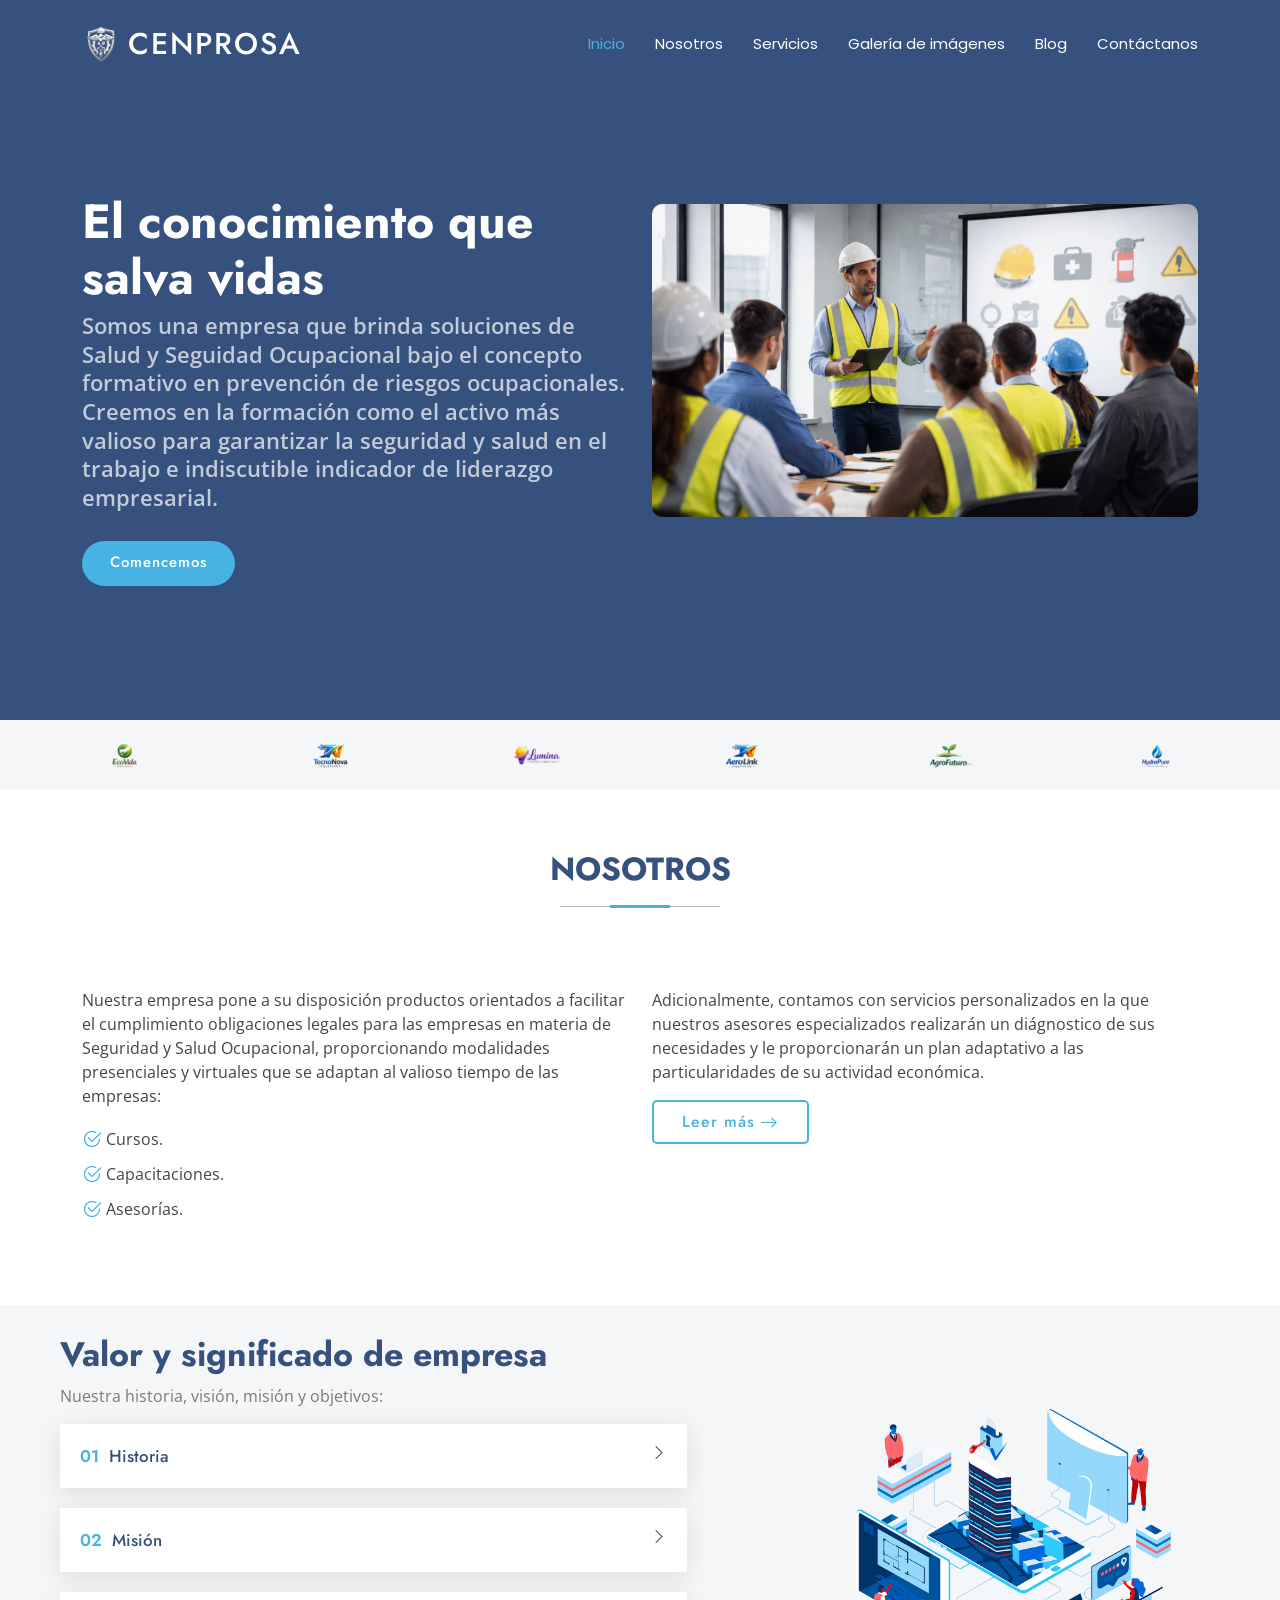
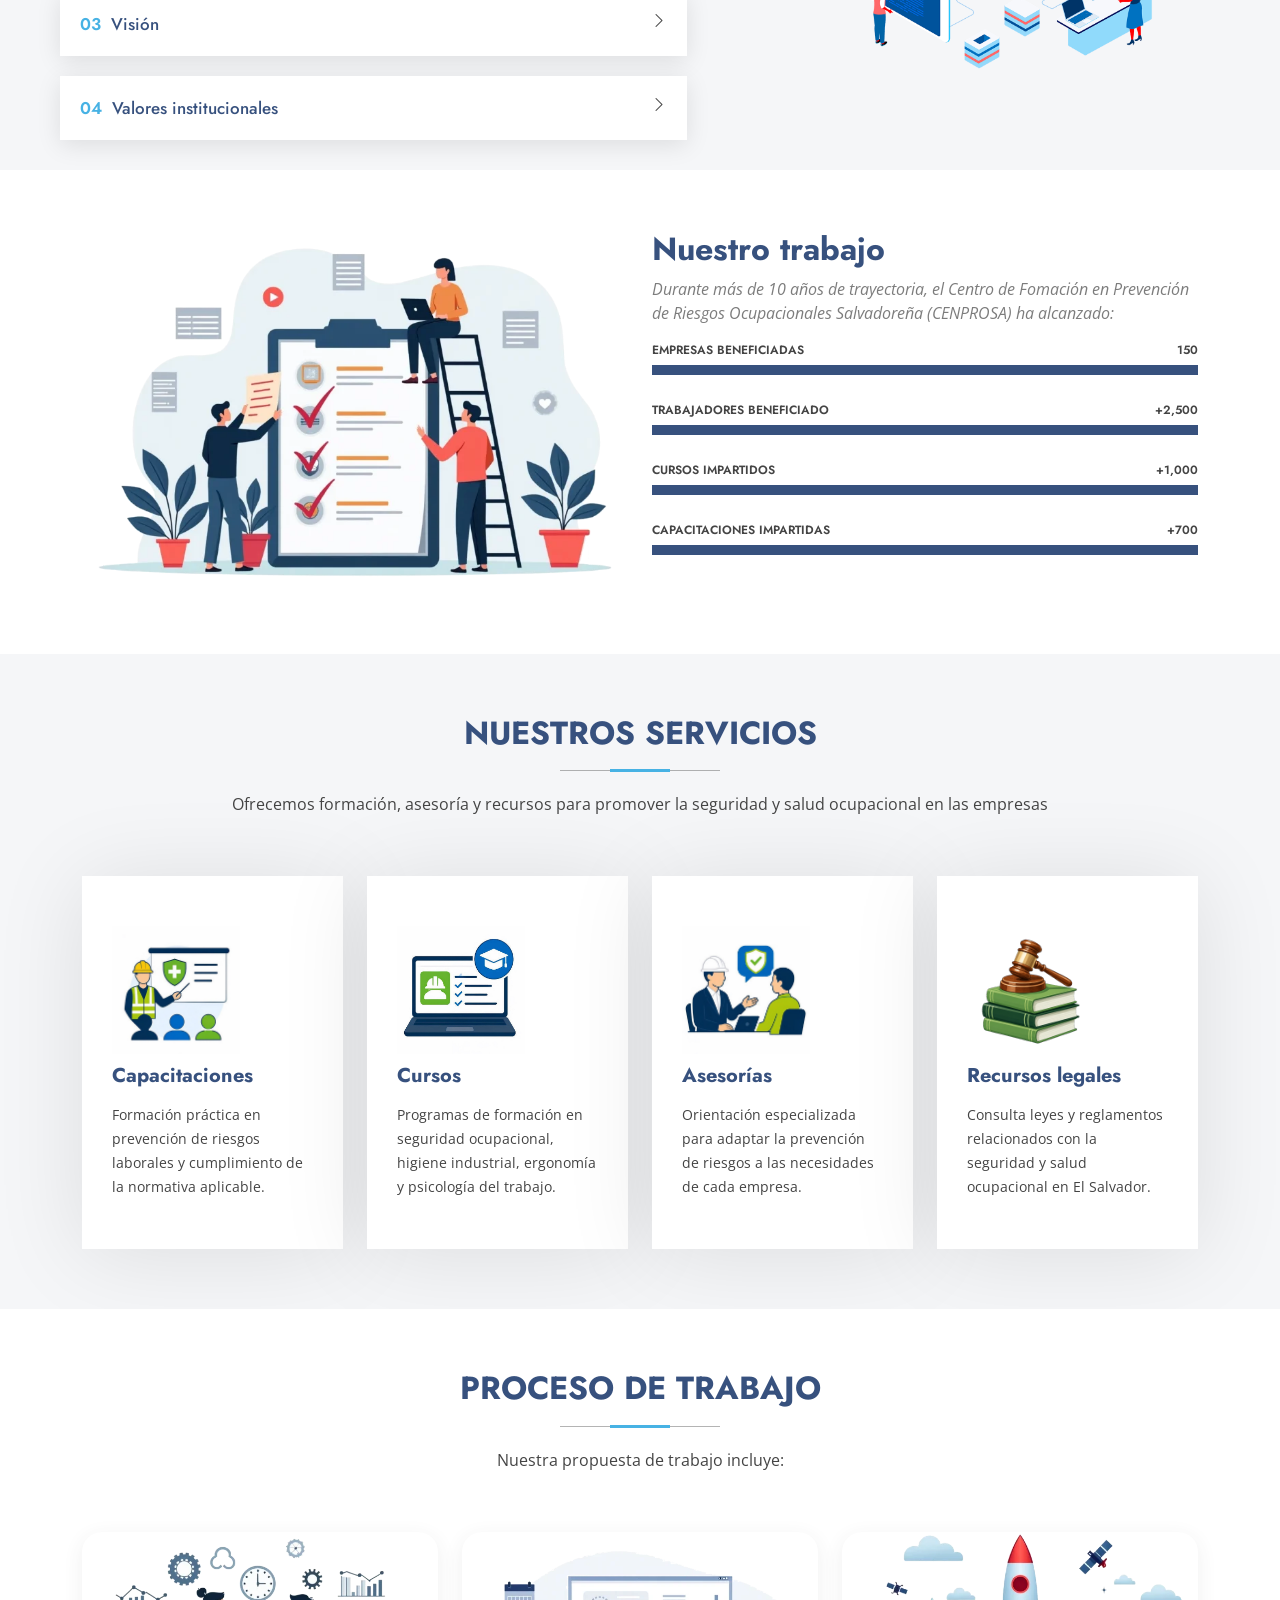
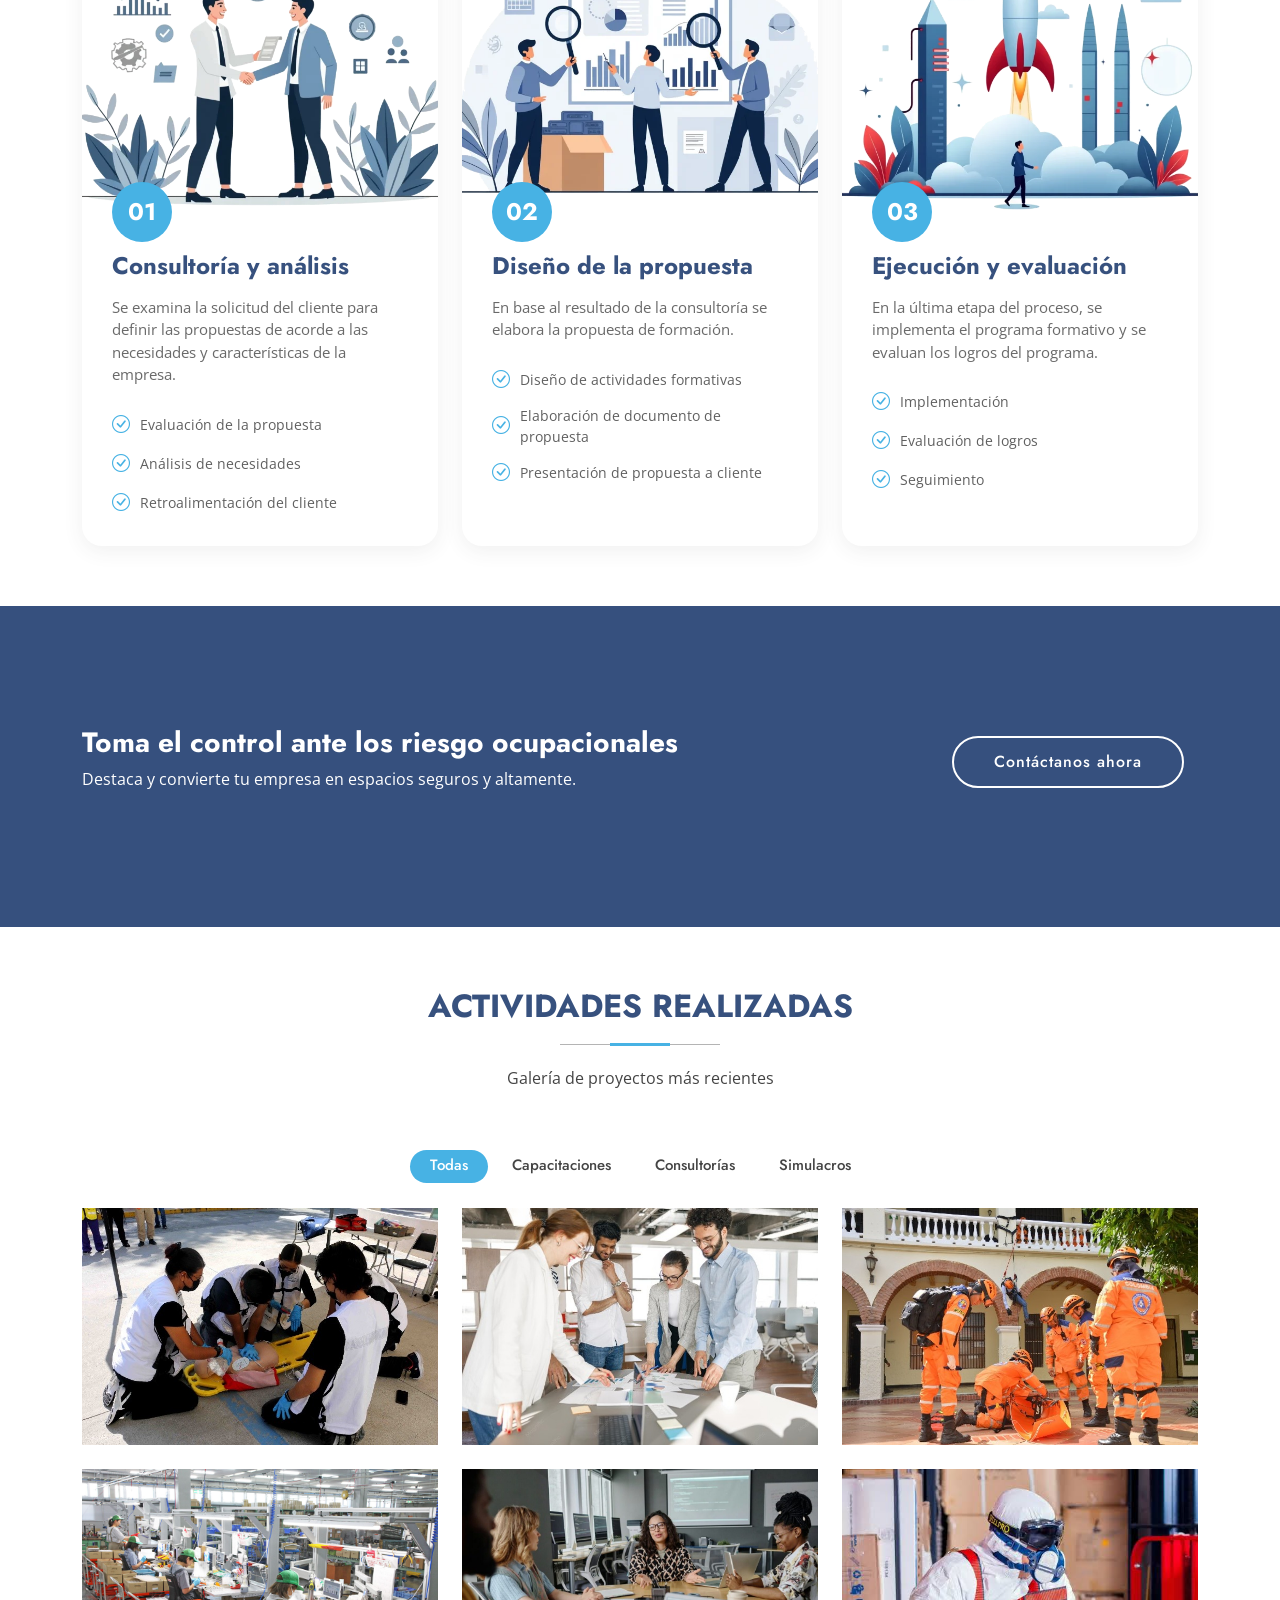
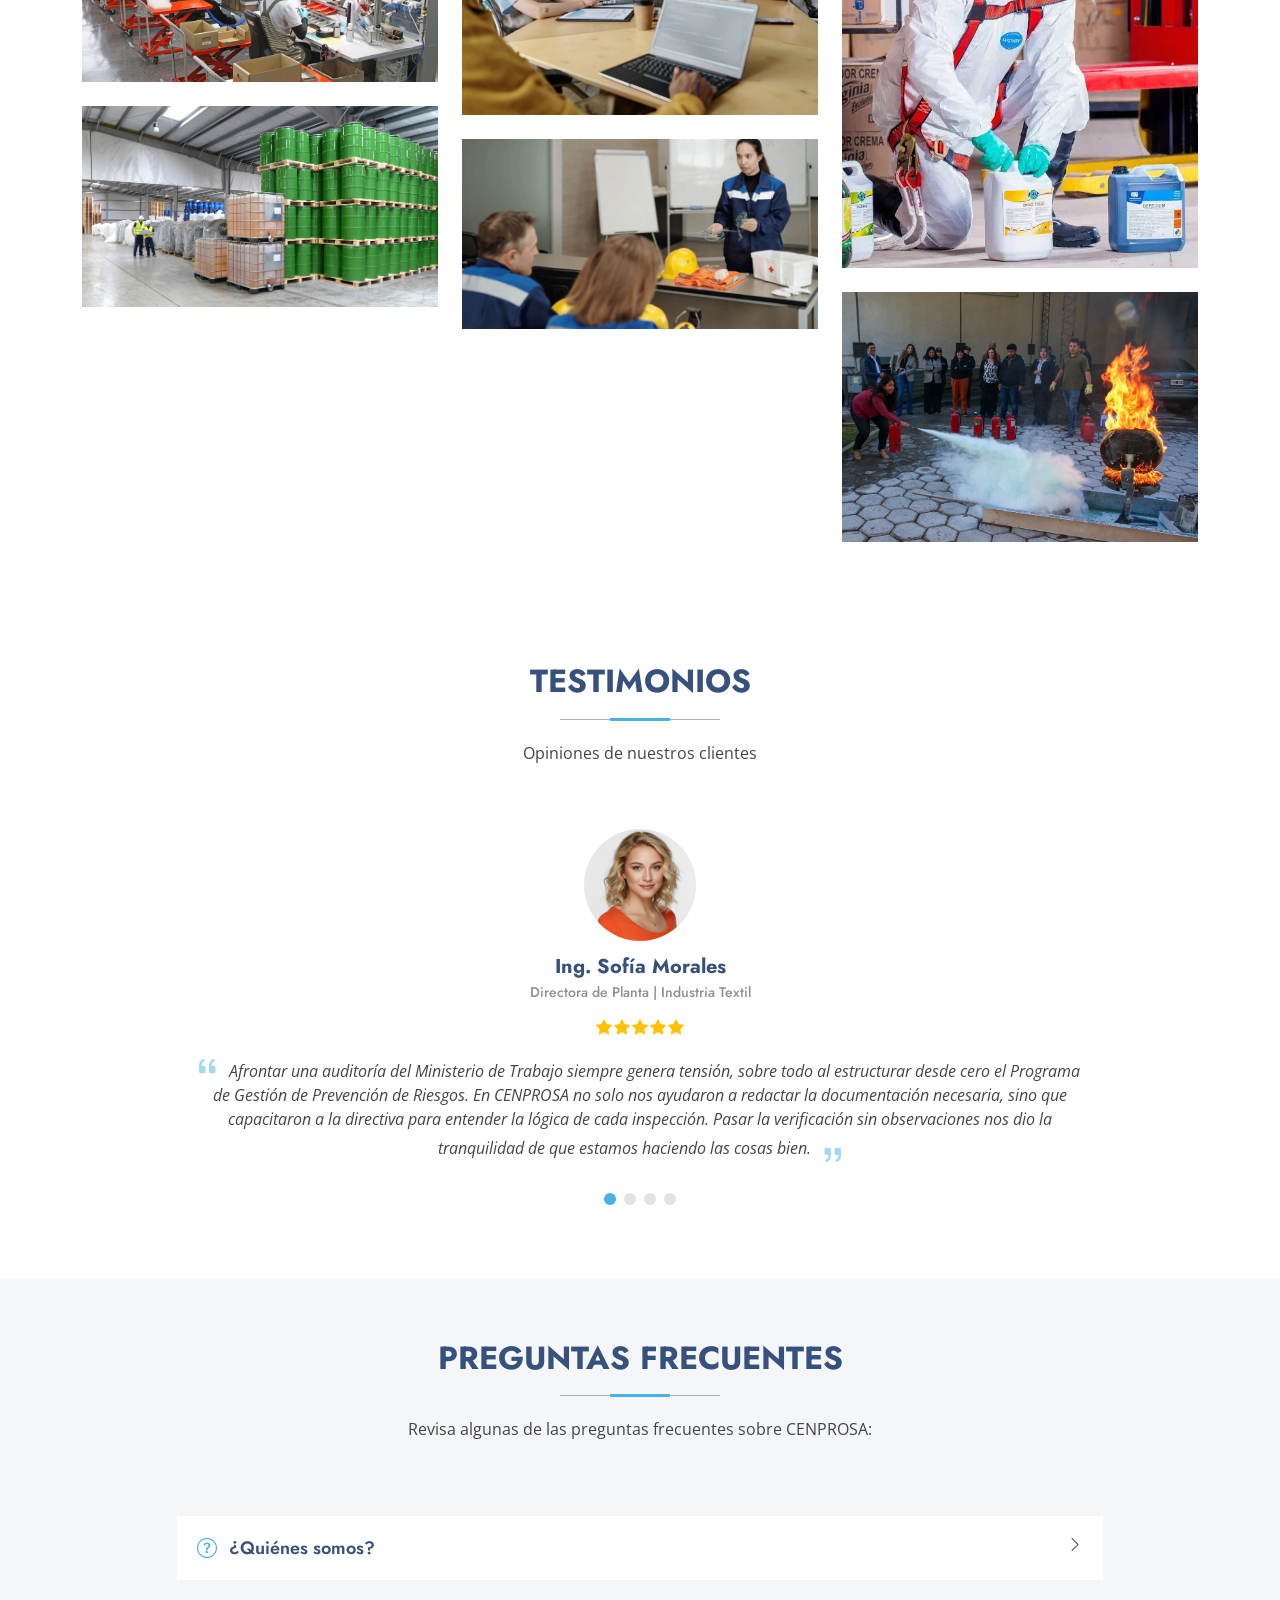
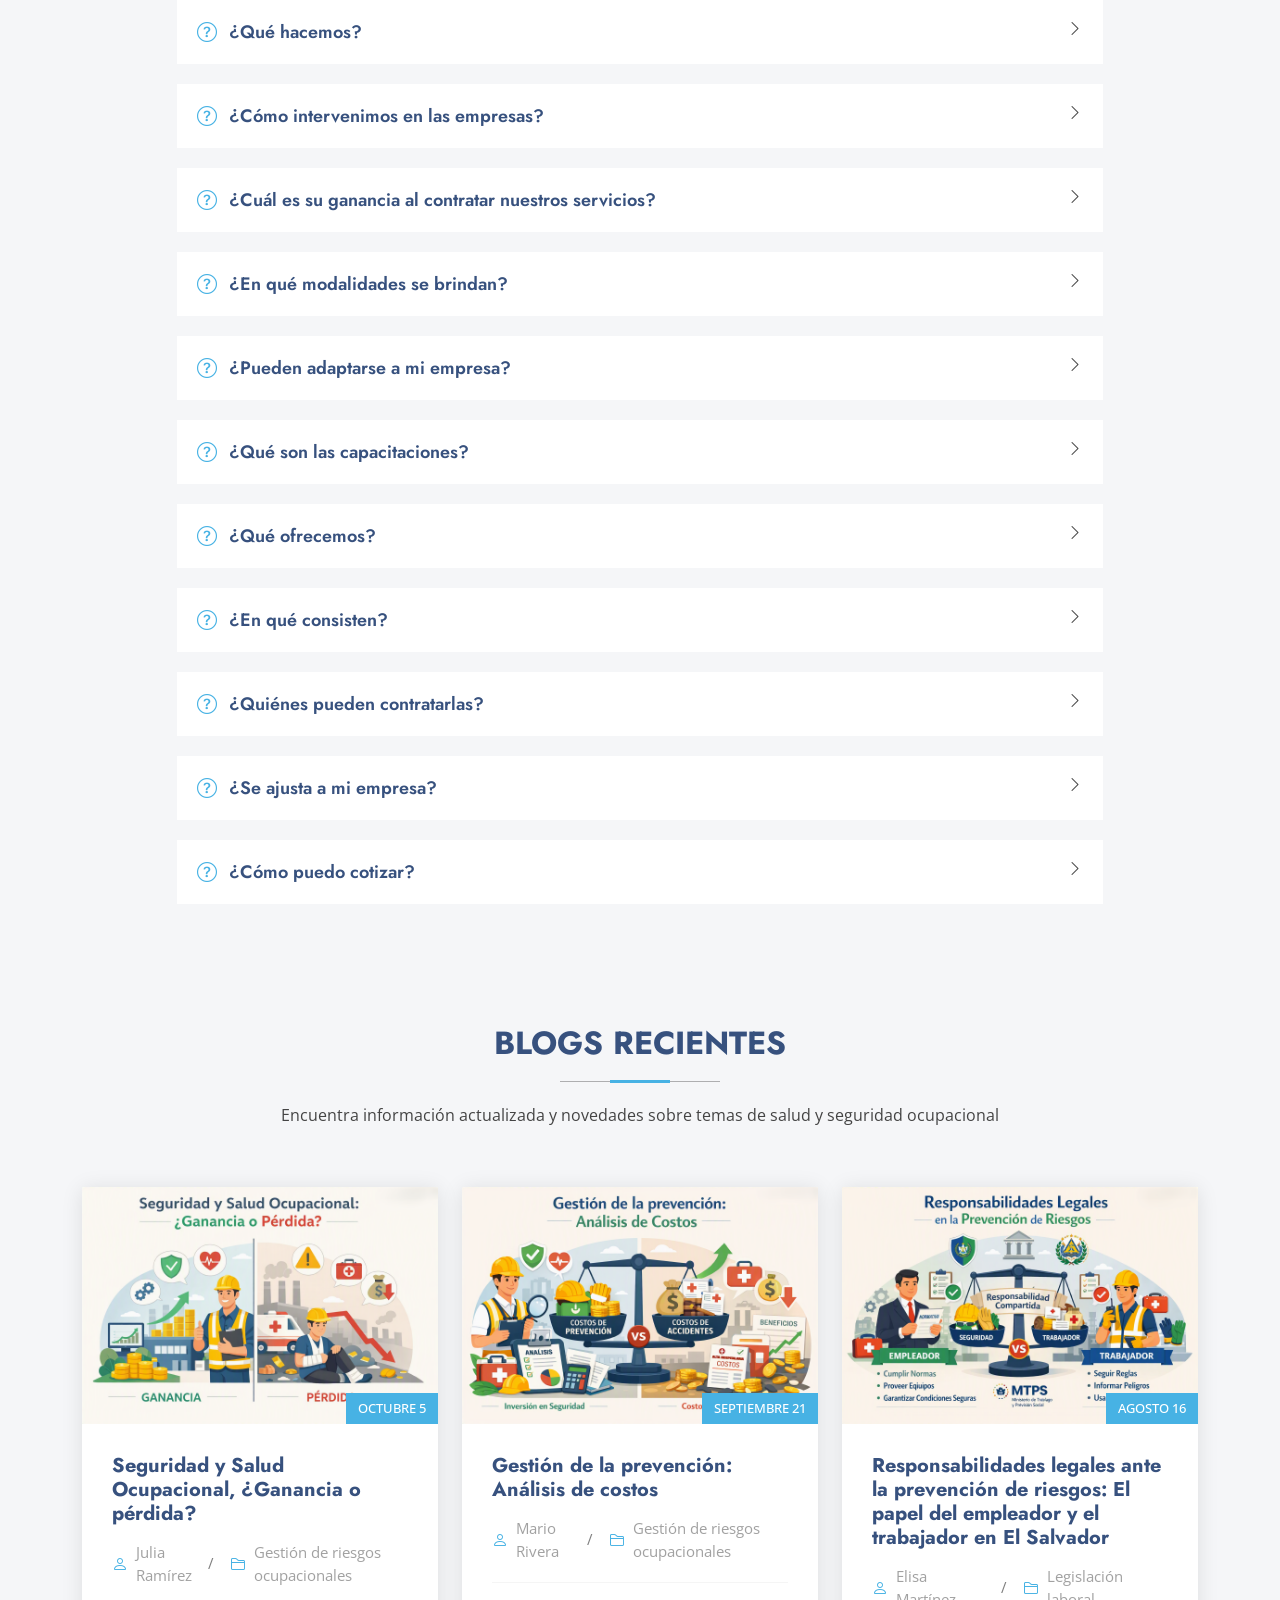
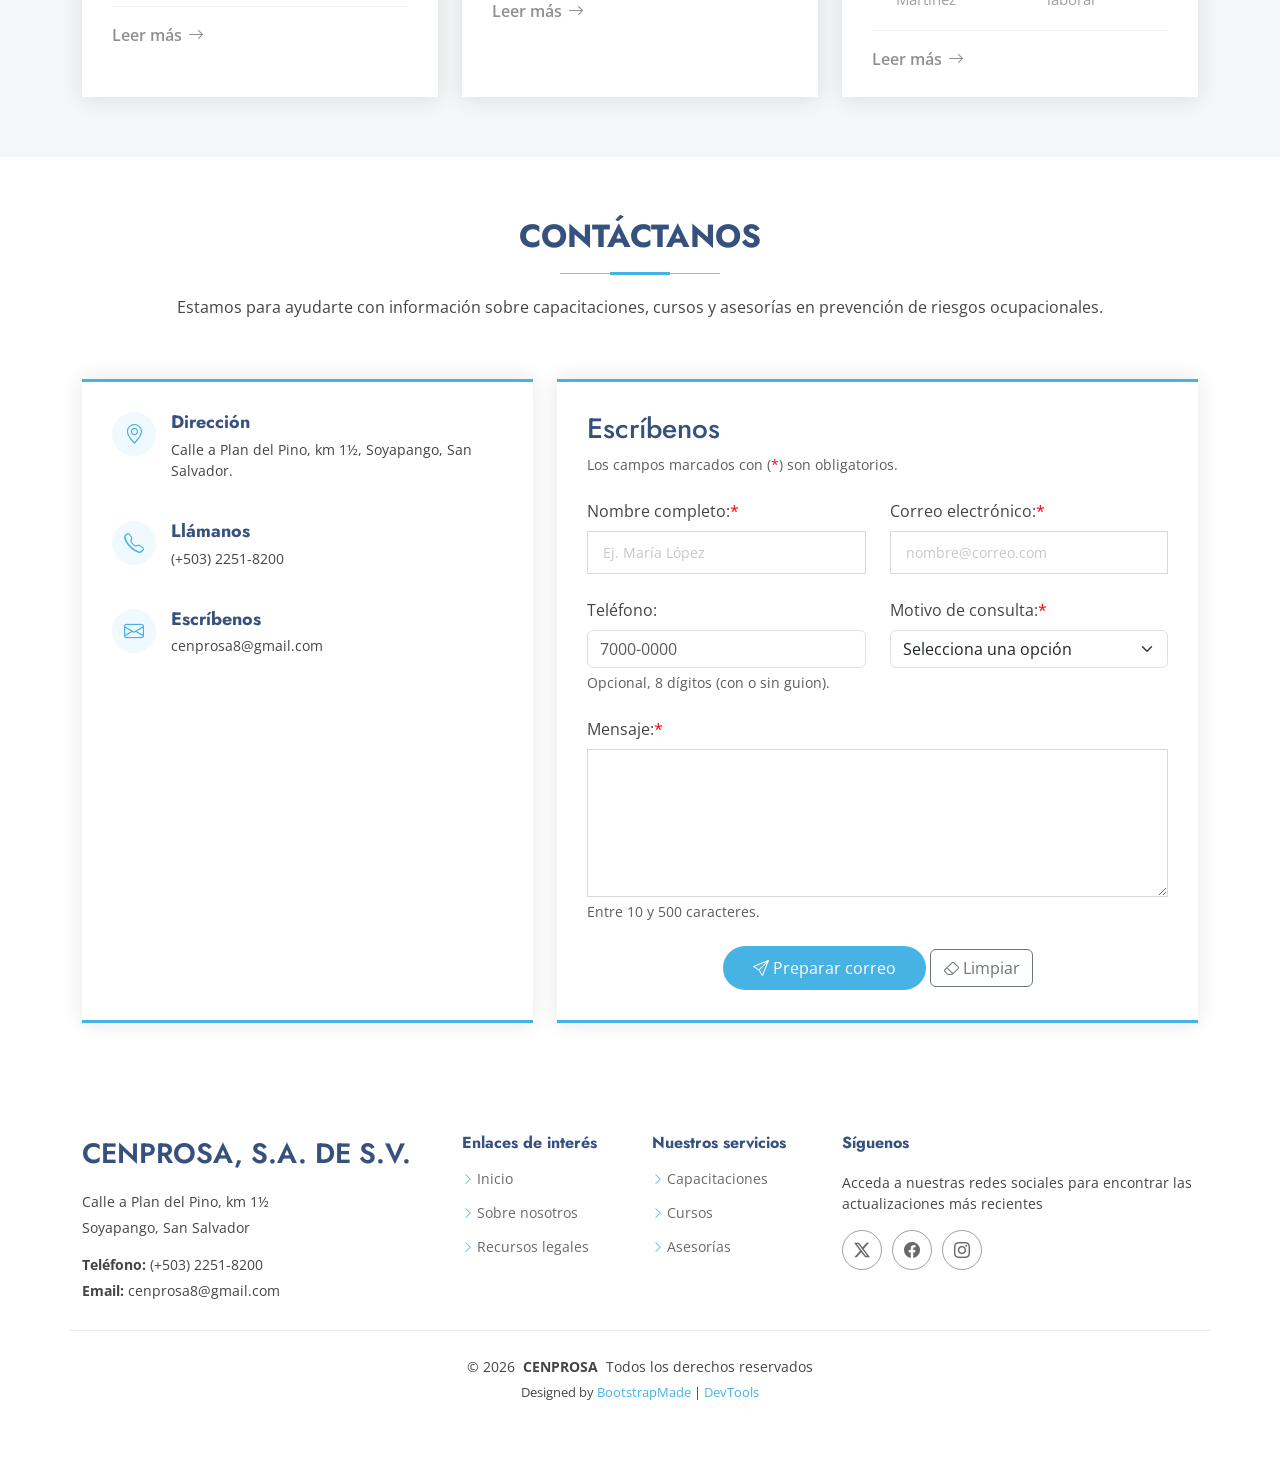
<file: index.html>
<!DOCTYPE html>
<html lang="es">

<head>
  <meta charset="utf-8">
  <meta content="width=device-width, initial-scale=1.0" name="viewport">
  <title>CENPROSA S.A. de C.V.</title>
  <meta name="description" content="">
  <meta name="keywords" content="">

  <!-- Favicons -->
  <link href="assets/img/logotipo_CENPROSA.png" rel="icon">
  <link href="assets/img/apple-touch-icon_CENPROSA.png" rel="apple-touch-icon">

  <!-- Fonts -->
  <link href="https://fonts.googleapis.com" rel="preconnect">
  <link href="https://fonts.gstatic.com" rel="preconnect" crossorigin>
  <link href="https://fonts.googleapis.com/css2?family=Open+Sans:ital,wght@0,300;0,400;0,500;0,600;0,700;0,800;1,300;1,400;1,500;1,600;1,700;1,800&family=Poppins:ital,wght@0,100;0,200;0,300;0,400;0,500;0,600;0,700;0,800;0,900;1,100;1,200;1,300;1,400;1,500;1,600;1,700;1,800;1,900&family=Jost:ital,wght@0,100;0,200;0,300;0,400;0,500;0,600;0,700;0,800;0,900;1,100;1,200;1,300;1,400;1,500;1,600;1,700;1,800;1,900&display=swap" rel="stylesheet">

  <!-- Vendor CSS Files -->
  <link href="assets/vendor/bootstrap/css/bootstrap.min.css" rel="stylesheet">
  <link href="assets/vendor/bootstrap-icons/bootstrap-icons.css" rel="stylesheet">
  <link href="assets/vendor/aos/aos.css" rel="stylesheet">
  <link href="assets/vendor/glightbox/css/glightbox.min.css" rel="stylesheet">
  <link href="assets/vendor/swiper/swiper-bundle.min.css" rel="stylesheet">

  <!-- Main CSS File -->
  <link href="assets/css/main.css" rel="stylesheet">

  <!-- =======================================================
  * Template Name: Arsha
  * Template URL: https://bootstrapmade.com/arsha-free-bootstrap-html-template-corporate/
  * Updated: Feb 22 2025 with Bootstrap v5.3.3
  * Author: BootstrapMade.com
  * License: https://bootstrapmade.com/license/
  ======================================================== -->
</head>

<body class="index-page">

  <header id="header" class="header d-flex align-items-center fixed-top">
    <div class="container-fluid container-xl position-relative d-flex align-items-center">

      <a href="index.html" class="logo d-flex align-items-center me-auto">
        <!-- Uncomment the line below if you also wish to use an image logo -->
        <img src="assets/img/logotipo_CENPROSA.png" alt="">
        <h1 class="sitename">CENPROSA</h1>
      </a>

      <nav id="navmenu" class="navmenu">
        <ul>
          <li><a href="#hero" class="active">Inicio</a></li>
          <li><a href="#about">Nosotros</a></li>
          <li><a href="#services">Servicios</a></li>
          <li><a href="#portfolio">Galería de imágenes</a></li>
          <!-- <li><a href="#team">Team</a></li> -->
          <!-- <li><a href="#pricing">Pricing</a></li> -->
          <li><a href="blog.html">Blog</a></li>
          <!-- <li class="dropdown"><a href="#"><span>Dropdown</span> <i class="bi bi-chevron-down toggle-dropdown"></i></a>
            <ul>
              <li><a href="#">Dropdown 1</a></li>
              <li class="dropdown"><a href="#"><span>Deep Dropdown</span> <i class="bi bi-chevron-down toggle-dropdown"></i></a>
                <ul>
                  <li><a href="#">Deep Dropdown 1</a></li>
                  <li><a href="#">Deep Dropdown 2</a></li>
                  <li><a href="#">Deep Dropdown 3</a></li>
                  <li><a href="#">Deep Dropdown 4</a></li>
                  <li><a href="#">Deep Dropdown 5</a></li>
                </ul>
              </li>
              <li><a href="#">Dropdown 2</a></li>
              <li><a href="#">Dropdown 3</a></li>
              <li><a href="#">Dropdown 4</a></li>
            </ul>
          </li> -->
          <li><a href="#contact">Contáctanos</a></li>
        </ul>
        <i class="mobile-nav-toggle d-xl-none bi bi-list"></i>
      </nav>

      <!--<a class="btn-getstarted" href="#about">Get Started</a> -->

    </div>
  </header>

  <main class="main">

    <!-- Hero Section -->
    <section id="hero" class="hero section dark-background">

      <div class="container">
        <div class="row gy-4">
          <div class="col-lg-6 order-2 order-lg-1 d-flex flex-column justify-content-center" data-aos="zoom-out">
            <h1>El conocimiento que salva vidas</h1>
            <p>Somos una empresa que brinda soluciones de Salud y Seguidad Ocupacional bajo el concepto formativo en prevención de riesgos ocupacionales. Creemos en la formación como el activo más valioso para garantizar la seguridad y salud en el trabajo e indiscutible indicador de liderazgo empresarial.</p>
            <div class="d-flex">
              <a href="#about" class="btn-get-started">Comencemos</a>
              <!-- <a href="https://www.youtube.com/watch?v=Y7f98aduVJ8" class="glightbox btn-watch-video d-flex align-items-center"><i class="bi bi-play-circle"></i><span>Watch Video</span></a> -->
            </div>
          </div>
          <div class="col-lg-6 order-1 order-lg-2 hero-img" data-aos="zoom-out" data-aos-delay="200">
            <img src="assets/img/index_01_CENPROSA.png" class="img-fluid animated" alt="" style="border-radius: 10px;">
          </div>
        </div>
      </div>

    </section><!-- /Hero Section -->

    <!-- Clients Section -->
    <section id="clients" class="clients section light-background">

      <div class="container" data-aos="zoom-in">

        <div class="swiper init-swiper">
          <script type="application/json" class="swiper-config">
            {
              "loop": true,
              "speed": 600,
              "autoplay": {
                "delay": 5000
              },
              "slidesPerView": "auto",
              "pagination": {
                "el": ".swiper-pagination",
                "type": "bullets",
                "clickable": true
              },
              "breakpoints": {
                "320": {
                  "slidesPerView": 2,
                  "spaceBetween": 40
                },
                "480": {
                  "slidesPerView": 3,
                  "spaceBetween": 60
                },
                "640": {
                  "slidesPerView": 4,
                  "spaceBetween": 80
                },
                "992": {
                  "slidesPerView": 5,
                  "spaceBetween": 120
                },
                "1200": {
                  "slidesPerView": 6,
                  "spaceBetween": 120
                }
              }
            }
          </script>
          <div class="swiper-wrapper align-items-center">
            <div class="swiper-slide"><img src="assets/img/clients/Cliente-1_CENPROSA.webp" class="img-fluid" alt=""></div>
            <div class="swiper-slide"><img src="assets/img/clients/Cliente-2_CENPROSA.webp" class="img-fluid" alt=""></div>
            <div class="swiper-slide"><img src="assets/img/clients/Cliente-3_CENPROSA.webp" class="img-fluid" alt=""></div>
            <div class="swiper-slide"><img src="assets/img/clients/Cliente-4_CENPROSA.webp" class="img-fluid" alt=""></div>
            <div class="swiper-slide"><img src="assets/img/clients/Cliente-5_CENPROSA.webp" class="img-fluid" alt=""></div>
            <div class="swiper-slide"><img src="assets/img/clients/Cliente-6_CENPROSA.webp" class="img-fluid" alt=""></div>
            <div class="swiper-slide"><img src="assets/img/clients/Cliente-7_CENPROSA.webp" class="img-fluid" alt=""></div>
            <!-- <div class="swiper-slide"><img src="assets/img/clients/clients-8.webp" class="img-fluid" alt=""></div> -->
          </div>
        </div>

      </div>

    </section><!-- /Clients Section -->

    <!-- About Section -->
    <section id="about" class="about section">

      <!-- Section Title -->
      <div class="container section-title" data-aos="fade-up">
        <h2>Nosotros</h2>
      </div><!-- End Section Title -->

      <div class="container">

        <div class="row gy-4">

          <div class="col-lg-6 content" data-aos="fade-up" data-aos-delay="100">
            <p>
              Nuestra empresa pone a su disposición productos orientados a facilitar el cumplimiento obligaciones legales para las empresas en materia de Seguridad y Salud Ocupacional, proporcionando modalidades presenciales y virtuales que se adaptan al valioso tiempo de las empresas:
            </p>
            <ul>
              <li><i class="bi bi-check2-circle"></i> <span>Cursos.</span></li>
              <li><i class="bi bi-check2-circle"></i> <span>Capacitaciones.</span></li>
              <li><i class="bi bi-check2-circle"></i> <span>Asesorías.</span></li>
            </ul>
          </div>

          <div class="col-lg-6" data-aos="fade-up" data-aos-delay="200">
            <p>Adicionalmente, contamos con servicios personalizados en la que nuestros asesores especializados realizarán un diágnostico de sus necesidades y le proporcionarán un plan adaptativo a las particularidades de su actividad económica. </p>
            <a href="#why-us" class="read-more"><span>Leer más</span><i class="bi bi-arrow-right"></i></a>
          </div>

        </div>

      </div>

    </section><!-- /About Section -->

    <!-- Why Us Section -->
    <section id="why-us" class="section why-us light-background" data-builder="section">

      <div class="container-fluid">

        <div class="row gy-4">

          <div class="col-lg-7 d-flex flex-column justify-content-center order-2 order-lg-1">

            <div class="content px-xl-5" data-aos="fade-up" data-aos-delay="100">
              <h3><strong>Valor y significado de empresa</strong></h3>
              <p>
                Nuestra historia, visión, misión y objetivos:
              </p>
            </div>

            <div class="faq-container px-xl-5" data-aos="fade-up" data-aos-delay="200">

              <div class="faq-item">

                <h3><span>01</span> Historia</h3>
                <div class="faq-content">
                  <p>
                    CENPROSA S.A. de C.V. es una empresa centrada en la formación preventiva de riesgos ocupacionales en El Salvador, la cual nace en el año 2015 como una respuesta a la creciente necesidad de empresas del sector privado y público de formar en materia de seguridad y salud ocupacional a los trabajadores para dar cumplimiento a las disposiciones legales establecidas en la Ley General de Prevención de Riesgos en los Lugares de Trabajo vigente en el país desde 2012. Desde el año 2015 hasta la fecha, la empresa ha desarrollado y completado actividades formativas dentro de las empresas basado en normativa legal vigente en el país, incorporando además una filosofía de prevenir los daños a la salud derivado de las condiciones laborales a través de capacitaciones complementarias que permitan a empresas y trabajadores la promoción activa entre el cuidado de la salud y la eficiencia de la producción empresarial.
                  </p>
                </div>
                <i class="faq-toggle bi bi-chevron-right"></i>
              </div><!-- End Faq item-->

              <div class="faq-item">
                <h3><span>02</span> Misión</h3>
                <div class="faq-content">
                  <p>
                    Somos una empresa enfocada en la seguridad y salud ocupacional, dedicada a la formación integral en prevención de riesgos ocupacionales, comprometida con el bienestar de las organizaciones y sus trabajadores a través del desarrollo de habilidades para la protección de la salud de los empleados y prácticas productivas empresariales eficaces y saludables en El Salvador.
                  </p>
                </div>
                <i class="faq-toggle bi bi-chevron-right"></i>
              </div><!-- End Faq item-->

              <div class="faq-item">
                <h3><span>03</span> Visión</h3>
                <div class="faq-content">
                  <p>
                    Ser una empresa referente en formación sobre seguridad y salud ocupacional en la región comprometida con la innovación de los servicios de promoción de la salud ocupacional.
                  </p>
                </div>
                <i class="faq-toggle bi bi-chevron-right"></i>
              </div><!-- End Faq item-->

              <div class="faq-item">
                <h3><span>04</span> Valores institucionales</h3>
                <div class="faq-content">
                  
                    <p>
                      <strong>Calidad</strong>: Brindar servicios oportunos y eficientes congruentes con los estándares y disposiciones internacionales y nacionales.
                      <br>
                      <strong>Humanismo</strong>: Ponemos el bienestar físico y emocional de las personas en el centro de todas nuestras estrategias.
                      <br>
                      <strong>Actualización</strong>: Asegurar la excelencia de los servicios con actualización continua de los formadores y contenidos proporcionados por la empresa.
                      <br>
                      <strong>Flexibilidad</strong>: Compromiso para brindar soluciones alternativas que se ajusten a necesidades particulares de los clientes.
                      <br>
                      <strong>Innovación</strong>: Actualización permanente de las modalidades y medios de capacitación que permitan la accesibilidad a los recursos formativo.
                      <br>
                      <strong>Innovación pedagógica</strong>: Diseñamos metodologías participativas y dinámicas que facilitan un aprendizaje real y aplicable.
                      <br>
                      <strong>Integridad y transparencia</strong>: Asesoramos a las organizaciones con ética, apego riguroso a la ley y comunicación clara.
                      <br>
                      <strong>Responsabilidad y compromiso social</strong>: Formar parte de las soluciones nacionales con impacto positivo en indicadores del estado de salud ocupacional, promoviendo entornos laborales dignos y seguros para la presente y futuras generaciones.
                    </p>
                  


                </div>
                <i class="faq-toggle bi bi-chevron-right"></i>
              </div><!-- End Faq item-->

            </div>

          </div>

          <div class="col-lg-5 order-1 order-lg-2 why-us-img">
            <img src="assets/img/why-us.png" class="img-fluid" alt="" data-aos="zoom-in" data-aos-delay="100">
          </div>
        </div>

      </div>

    </section><!-- /Why Us Section -->

    <!-- Skills Section -->
    <section id="skills" class="skills section">

      <div class="container" data-aos="fade-up" data-aos-delay="100">

        <div class="row">

          <div class="col-lg-6 d-flex align-items-center">
            <img src="assets/img/illustration/illustration-10.webp" class="img-fluid" alt="">
          </div>

          <div class="col-lg-6 pt-4 pt-lg-0 content">

            <h3>Nuestro trabajo</h3>
            <p class="fst-italic">
              Durante más de 10 años de trayectoria, el Centro de Fomación en Prevención de Riesgos Ocupacionales Salvadoreña (CENPROSA) ha alcanzado:
            </p>

            <div class="skills-content skills-animation">

              <div class="progress">
                <span class="skill"><span>Empresas beneficiadas</span> <i class="val">150</i></span>
                <div class="progress-bar-wrap">
                  <div class="progress-bar" role="progressbar" aria-valuenow="100" aria-valuemin="0" aria-valuemax="100"></div>
                </div>
              </div><!-- End Skills Item -->

              <div class="progress">
                <span class="skill"><span>Trabajadores beneficiado</span> <i class="val">+2,500</i></span>
                <div class="progress-bar-wrap">
                  <div class="progress-bar" role="progressbar" aria-valuenow="100" aria-valuemin="0" aria-valuemax="100"></div>
                </div>
              </div><!-- End Skills Item -->

              <div class="progress">
                <span class="skill"><span>Cursos impartidos</span> <i class="val">+1,000</i></span>
                <div class="progress-bar-wrap">
                  <div class="progress-bar" role="progressbar" aria-valuenow="100" aria-valuemin="0" aria-valuemax="100"></div>
                </div>
              </div><!-- End Skills Item -->

              <div class="progress">
                <span class="skill"><span>Capacitaciones impartidas</span> <i class="val">+700</i></span>
                <div class="progress-bar-wrap">
                  <div class="progress-bar" role="progressbar" aria-valuenow="100" aria-valuemin="0" aria-valuemax="100"></div>
                </div>
              </div><!-- End Skills Item -->

            </div>

          </div>
        </div>

      </div>

    </section><!-- /Skills Section -->

    <!-- Services Section -->
    <section id="services" class="services section light-background">

      <!-- Section Title -->
      <div class="container section-title" data-aos="fade-up">
        <h2>Nuestros Servicios</h2>
        <p>Ofrecemos formación, asesoría y recursos para promover la seguridad y salud ocupacional en las empresas</p>
      </div><!-- End Section Title -->

      <div class="container">

        <div class="row gy-4">

          <!-- Capacitaciones -->
          <div class="col-xl-3 col-md-6 d-flex" data-aos="fade-up" data-aos-delay="100">
            <div class="service-item position-relative">
              <!-- <div class="icon"><i class="bi bi-activity icon"></i></div> -->
              <div class="icon"><img src="assets/img/icapacitaciones_CENPROSA.svg" class="img-fluid" alt="" data-aos="zoom-in" data-aos-delay="100"></div>
              <h4><a href="servicios.html#capacitaciones" class="stretched-link">Capacitaciones</a></h4>
              <p>Formación práctica en prevención de riesgos laborales y cumplimiento de la normativa aplicable.</p>
            </div>
          </div><!-- End Service Item -->

          <!-- Cursos -->
          <div class="col-xl-3 col-md-6 d-flex" data-aos="fade-up" data-aos-delay="200">
            <div class="service-item position-relative">
              <!-- <div class="icon"><i class="bi bi-bounding-box-circles icon"></i></div> -->
              <div class="icon"><img src="assets/img/icurso_CENPROSA.svg" class="img-fluid" alt="" data-aos="zoom-in" data-aos-delay="100"></div>
              <h4><a href="servicios.html#cursos" class="stretched-link">Cursos</a></h4>
              <p>Programas de formación en seguridad ocupacional, higiene industrial, ergonomía y psicología del trabajo.</p>
            </div>
          </div><!-- End Service Item -->

          <!-- Asesorías -->
          <div class="col-xl-3 col-md-6 d-flex" data-aos="fade-up" data-aos-delay="300">
            <div class="service-item position-relative">
              <!-- <div class="icon"><i class="bi bi-calendar4-week icon"></i></div> -->
              <div class="icon"><img src="assets/img/iasesorias_CENPROSA.svg" class="img-fluid" alt="" data-aos="zoom-in" data-aos-delay="100"></div>
              <h4><a href="servicios.html#asesorias" class="stretched-link">Asesorías</a></h4>
              <p>Orientación especializada para adaptar la prevención de riesgos a las necesidades de cada empresa.</p>
            </div>
          </div><!-- End Service Item -->

          <!-- Recursos legales -->
          <div class="col-xl-3 col-md-6 d-flex" data-aos="fade-up" data-aos-delay="400">
            <div class="service-item position-relative">
              <!-- <div class="icon"><i class="bi bi-broadcast icon"></i></div> -->
              <div class="icon"><img src="assets/img/ileyes_CENPROSA.svg" class="img-fluid" alt="" data-aos="zoom-in" data-aos-delay="100"></div>
              <h4><a href="servicios.html#recursos-legales" class="stretched-link">Recursos legales</a></h4>
              <p>Consulta leyes y reglamentos relacionados con la seguridad y salud ocupacional en El Salvador.</p>
            </div>
          </div><!-- End Service Item -->

        </div>

      </div>

    </section><!-- /Services Section -->

    <!-- Work Process Section -->
    <section id="work-process" class="work-process section">

      <!-- Section Title -->
      <div class="container section-title" data-aos="fade-up">
        <h2>Proceso de Trabajo</h2>
        <p>Nuestra propuesta de trabajo incluye:</p>
      </div><!-- End Section Title -->

      <div class="container" data-aos="fade-up" data-aos-delay="100">

        <div class="row gy-5">

          <div class="col-lg-4" data-aos="fade-up" data-aos-delay="200">
            <div class="steps-item">
              <div class="steps-image">
                <img src="assets/img/steps/steps-1.webp" alt="Step 1" class="img-fluid" loading="lazy">
              </div>
              <div class="steps-content">
                <div class="steps-number">01</div>
                <h3>Consultoría y análisis</h3>
                <p>Se examina la solicitud del cliente para definir las propuestas de acorde a las necesidades y características de la empresa.</p>
                <div class="steps-features">
                  <div class="feature-item">
                    <i class="bi bi-check-circle"></i>
                    <span>Evaluación de la propuesta</span>
                  </div>
                  <div class="feature-item">
                    <i class="bi bi-check-circle"></i>
                    <span>Análisis de necesidades</span>
                  </div>
                  <div class="feature-item">
                    <i class="bi bi-check-circle"></i>
                    <span>Retroalimentación del cliente</span>
                  </div>
                </div>
              </div>
            </div><!-- End Steps Item -->
          </div>

          <div class="col-lg-4" data-aos="fade-up" data-aos-delay="300">
            <div class="steps-item">
              <div class="steps-image">
                <img src="assets/img/steps/steps-2.webp" alt="Step 2" class="img-fluid" loading="lazy">
              </div>
              <div class="steps-content">
                <div class="steps-number">02</div>
                <h3>Diseño de la propuesta</h3>
                <p>En base al resultado de la consultoría se elabora la propuesta de formación.</p>
                <div class="steps-features">
                  <div class="feature-item">
                    <i class="bi bi-check-circle"></i>
                    <span>Diseño de actividades formativas</span>
                  </div>
                  <div class="feature-item">
                    <i class="bi bi-check-circle"></i>
                    <span>Elaboración de documento de propuesta</span>
                  </div>
                  <div class="feature-item">
                    <i class="bi bi-check-circle"></i>
                    <span>Presentación de propuesta a cliente</span>
                  </div>
                </div>
              </div>
            </div><!-- End Steps Item -->
          </div>

          <div class="col-lg-4" data-aos="fade-up" data-aos-delay="400">
            <div class="steps-item">
              <div class="steps-image">
                <img src="assets/img/steps/steps-3.webp" alt="Step 3" class="img-fluid" loading="lazy">
              </div>
              <div class="steps-content">
                <div class="steps-number">03</div>
                <h3>Ejecución y evaluación</h3>
                <p>En la última etapa del proceso, se implementa el programa formativo y se evaluan los logros del programa.</p>
                <div class="steps-features">
                  <div class="feature-item">
                    <i class="bi bi-check-circle"></i>
                    <span>Implementación</span>
                  </div>
                  <div class="feature-item">
                    <i class="bi bi-check-circle"></i>
                    <span>Evaluación de logros</span>
                  </div>
                  <div class="feature-item">
                    <i class="bi bi-check-circle"></i>
                    <span>Seguimiento</span>
                  </div>
                </div>
              </div>
            </div><!-- End Steps Item -->
          </div>

        </div>

      </div>

    </section><!-- /Work Process Section -->

    <!-- Call To Action Section -->
    <section id="call-to-action" class="call-to-action section dark-background">

      <img src="assets/img/bg/bg-9_CENPROSA.jpg" alt="">

      <div class="container">

        <div class="row" data-aos="zoom-in" data-aos-delay="100">
          <div class="col-xl-9 text-center text-xl-start">
            <h3>Toma el control ante los riesgo ocupacionales</h3>
            <p>Destaca y convierte tu empresa en espacios seguros y altamente.</p>
          </div>
          <div class="col-xl-3 cta-btn-container text-center">
            <a class="cta-btn align-middle" href="index.html#contact">Contáctanos ahora</a>
          </div>
        </div>

      </div>

    </section><!-- /Call To Action Section -->

    <!-- Portfolio Section -->
    <section id="portfolio" class="portfolio section">

      <!-- Section Title -->
      <div class="container section-title" data-aos="fade-up">
        <h2>Actividades realizadas</h2>
        <p>Galería de proyectos más recientes</p>
      </div><!-- End Section Title -->

      <div class="container">

        <div class="isotope-layout" data-default-filter="*" data-layout="masonry" data-sort="original-order">

          <ul class="portfolio-filters isotope-filters" data-aos="fade-up" data-aos-delay="100">
            <li data-filter="*" class="filter-active">Todas</li>
            <li data-filter=".filter-app">Capacitaciones</li>
            <li data-filter=".filter-product">Consultorías</li>
            <li data-filter=".filter-branding">Simulacros</li>
          </ul><!-- End Portfolio Filters -->

          <div class="row gy-4 isotope-container" data-aos="fade-up" data-aos-delay="200">

            <div class="col-lg-4 col-md-6 portfolio-item isotope-item filter-app">
              <img src="assets/img/portfolio/capacitaciones1_CENPROSA.jpg" class="img-fluid" alt="">
              <div class="portfolio-info">
                <h4>Capacitación primeros auxilios</h4>
                <p>Práctica de resucitación cardiopulmonar (RCP)</p>
                <a href="assets/img/portfolio/capacitaciones1_CENPROSA.jpg" title="Capacitación primeros auxilios" data-gallery="portfolio-gallery-app" class="glightbox preview-link"><i class="bi bi-zoom-in"></i></a>
                <!-- <a href="portfolio-details.html" title="More Details" class="details-link"><i class="bi bi-link-45deg"></i></a> -->
              </div>
            </div><!-- End Portfolio Item -->

            <div class="col-lg-4 col-md-6 portfolio-item isotope-item filter-product">
              <img src="assets/img/portfolio/consultoria1_CENPROSA.jpg" class="img-fluid" alt="">
              <div class="portfolio-info">
                <h4>Consultoría sobre plan de emergencia</h4>
                <p>Diseño de planes de evacuación</p>
                <a href="assets/img/portfolio/consultoria1_CENPROSA.jpg" title="Consultoría sobre plan de emergencias" data-gallery="portfolio-gallery-product" class="glightbox preview-link"><i class="bi bi-zoom-in"></i></a>
                <!-- <a href="portfolio-details.html" title="More Details" class="details-link"><i class="bi bi-link-45deg"></i></a> -->
              </div>
            </div><!-- End Portfolio Item -->

            <div class="col-lg-4 col-md-6 portfolio-item isotope-item filter-branding">
              <img src="assets/img/portfolio/simulacro1_CENPROSA.jpg" class="img-fluid" alt="">
              <div class="portfolio-info">
                <h4>Simulacro de evacuación</h4>
                <p>Rescate de víctimas por terremoto</p>
                <a href="assets/img/portfolio/simulacro1_CENPROSA.jpg" title="Simulacro de evacuación" data-gallery="portfolio-gallery-branding" class="glightbox preview-link"><i class="bi bi-zoom-in"></i></a>
                <a href="portfolio-details.html" title="More Details" class="details-link"><i class="bi bi-link-45deg"></i></a>
              </div>
            </div><!-- End Portfolio Item -->

            <div class="col-lg-4 col-md-6 portfolio-item isotope-item filter-app">
              <img src="assets/img/portfolio/capacitaciones2_CENPROSA.jpg" class="img-fluid" alt="">
              <div class="portfolio-info">
                <h4>Capacitación en ergonomía</h4>
                <p>Formación sobre riesgos por sobresfuerzos</p>
                <a href="assets/img/portfolio/capacitaciones2_CENPROSA.jpg" title="Capacitación en ergonomía" data-gallery="portfolio-gallery-app" class="glightbox preview-link"><i class="bi bi-zoom-in"></i></a>
                <!-- <a href="portfolio-details.html" title="More Details" class="details-link"><i class="bi bi-link-45deg"></i></a> -->
              </div>
            </div><!-- End Portfolio Item -->

            <div class="col-lg-4 col-md-6 portfolio-item isotope-item filter-product">
              <img src="assets/img/portfolio/consultoria2_CENPROSA.jpg" class="img-fluid" alt="">
              <div class="portfolio-info">
                <h4>Presentación de propuesta</h4>
                <p>Presentación y aprobación de propuesta formativa</p>
                <a href="assets/img/portfolio/consultoria2_CENPROSA.jpg" title="Presentación de propuesta" data-gallery="portfolio-gallery-product" class="glightbox preview-link"><i class="bi bi-zoom-in"></i></a>
                <!-- <a href="portfolio-details.html" title="More Details" class="details-link"><i class="bi bi-link-45deg"></i></a> -->
              </div>
            </div><!-- End Portfolio Item -->

            <div class="col-lg-4 col-md-6 portfolio-item isotope-item filter-branding">
              <img src="assets/img/portfolio/simulacro2_CENRPOSA.jpg" class="img-fluid" alt="">
              <div class="portfolio-info">
                <h4>Simulacro de manejo de sustancias químicas</h4>
                <p>Manejo de derrame químico</p>
                <a href="assets/img/portfolio/simulacro2_CENRPOSA.jpg" title="Simulacro de manejo de sustancias químicas" data-gallery="portfolio-gallery-branding" class="glightbox preview-link"><i class="bi bi-zoom-in"></i></a>
                <!-- <a href="portfolio-details.html" title="More Details" class="details-link"><i class="bi bi-link-45deg"></i></a> -->
              </div>
            </div><!-- End Portfolio Item -->

            <div class="col-lg-4 col-md-6 portfolio-item isotope-item filter-app">
              <img src="assets/img/portfolio/capacitaciones3_CENPROSA.jpg" class="img-fluid" alt="">
              <div class="portfolio-info">
                <h4>Capacitación en seguridad industrial</h4>
                <p>Formación sobre almacenamiento de sustancias químicas</p>
                <a href="assets/img/portfolio/capacitaciones3_CENPROSA.jpg" title="Capacitación en seguridad industrial" data-gallery="portfolio-gallery-app" class="glightbox preview-link"><i class="bi bi-zoom-in"></i></a>
                <!-- <a href="portfolio-details.html" title="More Details" class="details-link"><i class="bi bi-link-45deg"></i></a> -->
              </div>
            </div><!-- End Portfolio Item -->

            <div class="col-lg-4 col-md-6 portfolio-item isotope-item filter-product">
              <img src="assets/img/portfolio/consultoria3_CENPROSA.png" class="img-fluid" alt="">
              <div class="portfolio-info">
                <h4>Asesoría para Comité de Seguridad y Salud Ocupacional</h4>
                <p>Uso de equipos de protección personal (EPP)</p>
                <a href="assets/img/portfolio/consultoria3_CENPROSA.png" title="Asesoría para Comité de Seguridad y Salud Ocupacional" data-gallery="portfolio-gallery-product" class="glightbox preview-link"><i class="bi bi-zoom-in"></i></a>
                <!-- <a href="portfolio-details.html" title="More Details" class="details-link"><i class="bi bi-link-45deg"></i></a> -->
              </div>
            </div><!-- End Portfolio Item -->

            <div class="col-lg-4 col-md-6 portfolio-item isotope-item filter-branding">
              <img src="assets/img/portfolio/simulacro3_CENPROSA.jpg" class="img-fluid" alt="">
              <div class="portfolio-info">
                <h4>Simulacro de conato de incendio</h4>
                <p>Uso y manejo de extintores</p>
                <a href="assets/img/portfolio/simulacro3_CENPROSA.jpg" title="Simulacro de conato de incendio" data-gallery="portfolio-gallery-branding" class="glightbox preview-link"><i class="bi bi-zoom-in"></i></a>
                <!-- <a href="portfolio-details.html" title="More Details" class="details-link"><i class="bi bi-link-45deg"></i></a> -->
              </div>
            </div><!-- End Portfolio Item -->

          </div><!-- End Portfolio Container -->

        </div>

      </div>

    </section><!-- /Portfolio Section -->


    <!-- Testimonials Section -->
    <section id="testimonials" class="testimonials section">

      <!-- Section Title -->
      <div class="container section-title" data-aos="fade-up">
        <h2>Testimonios</h2>
        <p>Opiniones de nuestros clientes</p>
      </div><!-- End Section Title -->

      <div class="container" data-aos="fade-up" data-aos-delay="100">

        <div class="swiper init-swiper">
          <script type="application/json" class="swiper-config">
            {
              "loop": true,
              "speed": 600,
              "autoplay": {
                "delay": 5000
              },
              "slidesPerView": "auto",
              "pagination": {
                "el": ".swiper-pagination",
                "type": "bullets",
                "clickable": true
              }
            }
          </script>
          <div class="swiper-wrapper">


            <div class="swiper-slide">
              <div class="testimonial-item">
                <img src="assets/img/person/person-f-5.webp" class="testimonial-img" alt="Fotografía de Ing. Sofía Morales">
                <h3>Ing. Sofía Morales</h3>
                <h4>Directora de Planta | Industria Textil</h4>
                <div class="stars">
                  <i class="bi bi-star-fill"></i><i class="bi bi-star-fill"></i><i class="bi bi-star-fill"></i><i class="bi bi-star-fill"></i><i class="bi bi-star-fill"></i>
                </div>
                <p>
                  <i class="bi bi-quote quote-icon-left"></i>
                  <span>Afrontar una auditoría del Ministerio de Trabajo siempre genera tensión, sobre todo al estructurar desde cero el Programa de Gestión de Prevención de Riesgos. En CENPROSA no solo nos ayudaron a redactar la documentación necesaria, sino que capacitaron a la directiva para entender la lógica de cada inspección. Pasar la verificación sin observaciones nos dio la tranquilidad de que estamos haciendo las cosas bien.</span>
                  <i class="bi bi-quote quote-icon-right"></i>
                </p>
              </div>
            </div><!-- End testimonial item -->

            <div class="swiper-slide">
              <div class="testimonial-item">
                <img src="assets/img/person/person-m-9.webp" class="testimonial-img" alt="Fotografía de Lic. Roberto Rivas">
                <h3>Lic. Roberto Rivas</h3>
                <h4>Jefe de Talento Humano | Sector Logístico y Distribución</h4>
                <div class="stars">
                  <i class="bi bi-star-fill"></i><i class="bi bi-star-fill"></i><i class="bi bi-star-fill"></i><i class="bi bi-star-fill"></i><i class="bi bi-star-fill"></i>
                </div>
                <p>
                  <i class="bi bi-quote quote-icon-left"></i>
                  <span>Antes de la capacitación de 48 horas, nuestro Comité de Seguridad funcionaba solo «en el papel» para cumplir el requisito formal. Los instructores de CENPROSA lograron que el equipo de planta realmente se involucrara: aprendieron a identificar actos inseguros por cuenta propia y a reportar incidentes antes de que se convirtieran en accidentes. La cultura de prevención en la empresa cambió por completo.</span>
                  <i class="bi bi-quote quote-icon-right"></i>
                </p>
              </div>
            </div><!-- End testimonial item -->

            <div class="swiper-slide">
              <div class="testimonial-item">
                <img src="assets/img/person/person-f-12.webp" class="testimonial-img" alt="Fotografía de Dra. Carmen Benítez">
                <h3>Dra. Carmen Benítez</h3>
                <h4>Coordinadora de Salud Ocupacional | Sector Agroindustrial</h4>
                <div class="stars">
                  <i class="bi bi-star-fill"></i><i class="bi bi-star-fill"></i><i class="bi bi-star-fill"></i><i class="bi bi-star-fill"></i><i class="bi bi-star-fill"></i>
                </div>
                <p>
                  <i class="bi bi-quote quote-icon-left"></i>
                  <span>Teníamos constantes quejas por dolores musculares y fatiga en el área de empaque, lo que estaba disparando las incapacidades. Solicitamos a CENPROSA la evaluación de riesgos ergonómicos e higiénicos. Con los ajustes que implementamos a partir de sus mediciones, los días de incapacidad cayeron drásticamente en el primer trimestre. Entendimos de primera mano que cuidar al personal cuida directamente la operación.</span>
                  <i class="bi bi-quote quote-icon-right"></i>
                </p>
              </div>
            </div><!-- End testimonial item -->

            <div class="swiper-slide">
              <div class="testimonial-item">
                <img src="assets/img/person/person-m-12.webp" class="testimonial-img" alt="Fotografía de Carlos Henríquez">
                <h3>Carlos Henríquez</h3>
                <h4>Gerente General | Firma de Servicios y Consultoría</h4>
                <div class="stars">
                  <i class="bi bi-star-fill"></i><i class="bi bi-star-fill"></i><i class="bi bi-star-fill"></i><i class="bi bi-star-fill"></i><i class="bi bi-star-fill"></i>
                </div>
                <p>
                  <i class="bi bi-quote quote-icon-left"></i>
                  <span>Al principio, como directiva, veíamos la adecuación de normativas y compra de EPP como un gasto pesado en el presupuesto anual. La asesoría integral de CENPROSA nos cambió el enfoque mediante un análisis de costos real: nos mostraron lo costoso que resulta un solo incidente frente al valor de la prevención. Hoy operamos con la certeza de que el conocimiento preventivo realmente protege la rentabilidad del negocio.</span>
                  <i class="bi bi-quote quote-icon-right"></i>
                </p>
              </div>
            </div><!-- End testimonial item -->

          </div>
          <div class="swiper-pagination"></div>
        </div>

      </div>

    </section><!-- /Testimonials Section -->

    <!-- Faq 2 Section -->
    <section id="faq-2" class="faq-2 section light-background">

      <!-- Section Title -->
      <div class="container section-title" data-aos="fade-up">
        <h2>Preguntas frecuentes</h2>
        <p>Revisa algunas de las preguntas frecuentes sobre CENPROSA:</p>
      </div><!-- End Section Title -->

      <div class="container">

        <div class="row justify-content-center">

          <div class="col-lg-10">

            <div class="faq-container">

              <div class="faq-item" data-aos="fade-up" data-aos-delay="200">
                <i class="faq-icon bi bi-question-circle"></i>
                <h3>¿Quiénes somos?</h3>
                <div class="faq-content">
                  <p>Somos una institución especializada en la prevención de riesgos laborales y salud ocupacional. Nuestro equipo está conformado por expertos dedicados a promover la cultura de la seguridad y el bienestar en el entorno de trabajo.</p>
                </div>
                <i class="faq-toggle bi bi-chevron-right"></i>
              </div><!-- End Faq item-->

              <div class="faq-item" data-aos="fade-up" data-aos-delay="300">
                <i class="faq-icon bi bi-question-circle"></i>
                <h3>¿Qué hacemos?</h3>
                <div class="faq-content">
                  <p>Ofrecemos formación integral, asesorías técnicas e implementación de sistemas de gestión de seguridad ocupacional. Capacitamos a los equipos de trabajo para identificar, mitigar y erradicar riesgos en el ámbito laboral.<
                </div>
                <i class="faq-toggle bi bi-chevron-right"></i>
              </div><!-- End Faq item-->

              <div class="faq-item" data-aos="fade-up" data-aos-delay="400">
                <i class="faq-icon bi bi-question-circle"></i>
                <h3>¿Cómo intervenimos en las empresas?</h3>
                <div class="faq-content">
                  <p>Evaluamos las instalaciones para identificar riesgos, diseñamos un programa adaptado a la empresa, capacitamos al personal y acompañamos la implementación de protocolos de seguridad.</p>
                </div>
                <i class="faq-toggle bi bi-chevron-right"></i>
              </div><!-- End Faq item-->

              <div class="faq-item" data-aos="fade-up" data-aos-delay="500">
                <i class="faq-icon bi bi-question-circle"></i>
                <h3>¿Cuál es su ganancia al contratar nuestros servicios?</h3>
                <div class="faq-content">
                  <p>Reducción de incidentes, apoyo para el cumplimiento legal y mejoras en la productividad y reputación de la organización.</p>
                </div>
                <i class="faq-toggle bi bi-chevron-right"></i>
              </div><!-- End Faq item-->

              <div class="faq-item" data-aos="fade-up" data-aos-delay="600">
                <i class="faq-icon bi bi-question-circle"></i>
                <h3>¿En qué modalidades se brindan?</h3>
                <div class="faq-content">
                  <p>Impartimos talleres e intervenciones formativas en modalidad presencial (directamente en las instalaciones de la empresa) y en modalidad virtual/híbrida, adaptándonos a los horarios y operatividad de cada equipo.</p>
                </div>
                <i class="faq-toggle bi bi-chevron-right"></i>
              </div><!-- End Faq item-->

              <div class="faq-item" data-aos="fade-up" data-aos-delay="600">
                <i class="faq-icon bi bi-question-circle"></i>
                <h3>¿Pueden adaptarse a mi empresa?</h3>
                <div class="faq-content">
                  <p>Sí, todas nuestras actividades formativas y de concientización se personalizan según el sector, el nivel de riesgo de la organización y el perfil de los trabajadores para responder de forma exacta a sus necesidades legales y operativas.</p>
                </div>
                <i class="faq-toggle bi bi-chevron-right"></i>
              </div><!-- End Faq item-->

              <div class="faq-item" data-aos="fade-up" data-aos-delay="600">
                <i class="faq-icon bi bi-question-circle"></i>
                <h3>¿Qué son las capacitaciones?</h3>
                <div class="faq-content">
                  <p>Nuestras capacitaciones son experiencias de aprendizaje prácticas y adaptadas a las necesidades de cada empresa. Preparamos a los colaboradores para reconocer riesgos, prevenir accidentes y responder ante situaciones de emergencia.</p>
                </div>
                <i class="faq-toggle bi bi-chevron-right"></i>
              </div><!-- End Faq item-->

              <div class="faq-item" data-aos="fade-up" data-aos-delay="600">
                <i class="faq-icon bi bi-question-circle"></i>
                <h3>¿Qué ofrecemos?</h3>
                <div class="faq-content">
                  <p>Ofrecemos capacitación, asesoría y evaluación de riesgos para ayudar a las empresas a proteger a sus colaboradores, prevenir accidentes y fortalecer sus sistemas de seguridad.</p>
                </div>
                <i class="faq-toggle bi bi-chevron-right"></i>
              </div><!-- End Faq item-->

              <div class="faq-item" data-aos="fade-up" data-aos-delay="600">
                <i class="faq-icon bi bi-question-circle"></i>
                <h3>¿En qué consisten?</h3>
                <div class="faq-content">
                  <p>Consisten en capacitaciones sobre prevención de riesgos en diferentes áreas empresariales. Incluyen modalidades presenciales y virtuales mediante un campus virtual.</p>
                </div>
                <i class="faq-toggle bi bi-chevron-right"></i>
              </div><!-- End Faq item-->

              <div class="faq-item" data-aos="fade-up" data-aos-delay="600">
                <i class="faq-icon bi bi-question-circle"></i>
                <h3>¿Quiénes pueden contratarlas?</h3>
                <div class="faq-content">
                  <p>Nuestras capacitaciones pueden ser contratadas por empresas públicas y privadas, y también por personas particulares que lo deseen.</p>
                </div>
                <i class="faq-toggle bi bi-chevron-right"></i>
              </div><!-- End Faq item-->

              <div class="faq-item" data-aos="fade-up" data-aos-delay="600">
                <i class="faq-icon bi bi-question-circle"></i>
                <h3>¿Se ajusta a mi empresa?</h3>
                <div class="faq-content">
                  <p>Contamos con capacitaciones que se adecuan a diferentes ámbitos del sector empresarial.</p>
                </div>
                <i class="faq-toggle bi bi-chevron-right"></i>
              </div><!-- End Faq item-->

              <div class="faq-item" data-aos="fade-up" data-aos-delay="600">
                <i class="faq-icon bi bi-question-circle"></i>
                <h3>¿Cómo puedo cotizar?</h3>
                <div class="faq-content">
                  <p>Puedes comunicarte por el <a href="#contact">formulario</a> de este sitio web, las redes sociales o directamente al teléfono (+503) 2251-8200 o al correo: <a href="mailito:cenprosa8@gmail.com">cenprosa8@gmail.com.</a></p>
                </div>
                <i class="faq-toggle bi bi-chevron-right"></i>
              </div><!-- End Faq item-->

            </div>

          </div>

        </div>

      </div>

    </section><!-- /Faq 2 Section -->


    <!-- Recent Blog Postst Section -->
    <section id="recent-blog-postst" class="recent-blog-postst section light-background">

      <!-- Section Title -->
      <div class="container section-title" data-aos="fade-up">
        <h2>Blogs recientes</h2>
        <p>Encuentra información actualizada y novedades sobre temas de salud y seguridad ocupacional</p>
      </div><!-- End Section Title -->

      <div class="container">

        <div class="row gy-5">

          <div class="col-xl-4 col-md-6">
            <div class="post-item position-relative h-100" data-aos="fade-up" data-aos-delay="100">

              <div class="post-img position-relative overflow-hidden">
                <img src="assets/img/blog/blog1_CENPROSA.png" class="img-fluid" alt="">
                <span class="post-date">Octubre 5</span>
              </div>

              <div class="post-content d-flex flex-column">

                <h3 class="post-title">Seguridad y Salud Ocupacional, ¿Ganancia o pérdida?</h3>

                <div class="meta d-flex align-items-center">
                  <div class="d-flex align-items-center">
                    <i class="bi bi-person"></i> <span class="ps-2">Julia Ramírez</span>
                  </div>
                  <span class="px-3 text-black-50">/</span>
                  <div class="d-flex align-items-center">
                    <i class="bi bi-folder2"></i> <span class="ps-2">Gestión de riesgos ocupacionales</span>
                  </div>
                </div>

                <hr>

                <a href="blog-details.html" class="readmore stretched-link"><span>Leer más</span><i class="bi bi-arrow-right"></i></a>

              </div>

            </div>
          </div><!-- End post item -->

          <div class="col-xl-4 col-md-6">
            <div class="post-item position-relative h-100" data-aos="fade-up" data-aos-delay="200">

              <div class="post-img position-relative overflow-hidden">
                <img src="assets/img/blog/blog2_CENPROSA.png" class="img-fluid" alt="">
                <span class="post-date">Septiembre 21</span>
              </div>

              <div class="post-content d-flex flex-column">

                <h3 class="post-title">Gestión de la prevención: Análisis de costos</h3>

                <div class="meta d-flex align-items-center">
                  <div class="d-flex align-items-center">
                    <i class="bi bi-person"></i> <span class="ps-2">Mario Rivera</span>
                  </div>
                  <span class="px-3 text-black-50">/</span>
                  <div class="d-flex align-items-center">
                    <i class="bi bi-folder2"></i> <span class="ps-2">Gestión de riesgos ocupacionales</span>
                  </div>
                </div>

                <hr>

                <a href="blog-details(2).html" class="readmore stretched-link"><span>Leer más</span><i class="bi bi-arrow-right"></i></a>

              </div>

            </div>
          </div><!-- End post item -->

          <div class="col-xl-4 col-md-6" data-aos="fade-up" data-aos-delay="300">
            <div class="post-item position-relative h-100">

              <div class="post-img position-relative overflow-hidden">
                <img src="assets/img/blog/blog3_CENPROSA.png" class="img-fluid" alt="">
                <span class="post-date">Agosto 16</span>
              </div>

              <div class="post-content d-flex flex-column">

                <h3 class="post-title">Responsabilidades legales ante la prevención de riesgos: El papel del empleador y el trabajador en El Salvador</h3>

                <div class="meta d-flex align-items-center">
                  <div class="d-flex align-items-center">
                    <i class="bi bi-person"></i> <span class="ps-2">Elisa Martínez</span>
                  </div>
                  <span class="px-3 text-black-50">/</span>
                  <div class="d-flex align-items-center">
                    <i class="bi bi-folder2"></i> <span class="ps-2">Legislación laboral</span>
                  </div>
                </div>

                <hr>

                <a href="blog-details(3).html" class="readmore stretched-link"><span>Leer más</span><i class="bi bi-arrow-right"></i></a>

              </div>

            </div>
          </div><!-- End post item -->

        </div>

      </div>

    </section><!-- /Recent Blog Postst Section -->

    <!-- Contact Section -->
    <section id="contact" class="contact section">

      <!-- Section Title -->
      <div class="container section-title" data-aos="fade-up">
        <h2>Contáctanos</h2>
        <p>Estamos para ayudarte con información sobre capacitaciones, cursos y asesorías en prevención de riesgos ocupacionales.</p>
      </div><!-- End Section Title -->

      <div class="container" data-aos="fade-up" data-aos-delay="100">

        <!-- Rejilla Bootstrap: 5 + 7 = 12 columnas en pantallas grandes; en celular se apilan -->
        <div class="row gy-4">

          <div class="col-lg-5">

            <div class="info-wrap">
              <div class="info-item d-flex" data-aos="fade-up" data-aos-delay="200">
                <i class="bi bi-geo-alt flex-shrink-0"></i>
                <div>
                  <h3>Dirección</h3>
                  <p>Calle a Plan del Pino, km 1½, Soyapango, San Salvador.</p>
                </div>
              </div><!-- End Info Item -->

              <div class="info-item d-flex" data-aos="fade-up" data-aos-delay="300">
                <i class="bi bi-telephone flex-shrink-0"></i>
                <div>
                  <h3>Llámanos</h3>
                  <p>(+503) 2251-8200</p>
                </div>
              </div><!-- End Info Item -->

              <div class="info-item d-flex" data-aos="fade-up" data-aos-delay="400">
                <i class="bi bi-envelope flex-shrink-0"></i>
                <div>
                  <h3>Escríbenos</h3>
                  <p><a href="mailto:cenprosa8@gmail.com">cenprosa8@gmail.com</a></p>
                </div>
              </div><!-- End Info Item -->

              <iframe class="mapa-contacto" title="Ubicación de CENPROSA en Ciudadela Don Bosco, Soyapango" src="https://maps.google.com/maps?q=Ciudadela%20Don%20Bosco%2C%20Soyapango%2C%20San%20Salvador&amp;z=15&amp;output=embed" allowfullscreen="" loading="lazy" referrerpolicy="no-referrer-when-downgrade"></iframe>
            </div>
          </div>

          <div class="col-lg-7">
            <!-- El formulario prepara un correo (mailto); se valida con HTML5 y expresiones regulares (pattern) -->
            <form action="mailto:cenprosa8@gmail.com" method="post" class="php-email-form" data-aos="fade-up" data-aos-delay="200">
              <h3 class="form-titulo">Escríbenos</h3>
              <p class="form-text mt-0 mb-4">Los campos marcados con (<span style="color: red;">*</span>) son obligatorios.</p>
              
              <div class="row gy-4">

                <div class="col-md-6">
                  <label for="name-field" class="pb-2">Nombre completo:<span style="color: red;">*</span></label>
                  <input type="text" name="Nombre" id="name-field" class="form-control" placeholder="Ej. María López" required minlength="3" maxlength="60" pattern="[A-Za-zÁÉÍÓÚÜÑáéíóúüñ ]{3,60}" title="Escribe solo letras y espacios (mínimo 3 caracteres).">
                </div>

                <div class="col-md-6">
                  <label for="email-field" class="pb-2">Correo electrónico:<span style="color: red;">*</span></label>
                  <input type="email" name="Correo" id="email-field" class="form-control" placeholder="nombre@correo.com" required pattern="[A-Za-z0-9._%+\-]+@[A-Za-z0-9.\-]+\.[A-Za-z]{2,}" title="Escribe un correo válido, por ejemplo nombre@correo.com.">
                </div>

                <div class="col-md-6">
                  <label for="phone-field" class="form-label">Teléfono:</label>
                  <input type="tel" name="Telefono" id="phone-field" class="form-control" placeholder="7000-0000" pattern="[267][0-9]{3}-?[0-9]{4}" title="Número de El Salvador de 8 dígitos, por ejemplo 7000-0000 o 2251-8200." aria-describedby="phone-ayuda">
                  <div id="phone-ayuda" class="form-text">Opcional, 8 dígitos (con o sin guion).</div>
                </div>

                <div class="col-md-6">
                  <label for="subject-field" class="form-label">Motivo de consulta:<span style="color: red;">*</span></label>
                  <select name="Motivo" id="subject-field" class="form-select" required>
                    <option value="">Selecciona una opción</option>
                    <option value="Capacitaciones">Capacitaciones</option>
                    <option value="Cursos">Cursos</option>
                    <option value="Asesorías">Asesorías</option>
                    <option value="Cotización">Cotización</option>
                    <option value="Otra consulta">Otra consulta</option>
                  </select>
                </div>

                <div class="col-md-12">
                  <label for="message-field" class="form-label">Mensaje:<span style="color: red;">*</span></label>
                  <textarea name="Mensaje" id="message-field" class="form-control" rows="6" required minlength="10" maxlength="500" aria-describedby="mensaje-ayuda"></textarea>
                  <div id="mensaje-ayuda" class="form-text">Entre 10 y 500 caracteres.</div>
                </div>

                <div class="col-md-12 text-center">
                  <button type="submit" class="btn btn-enviar"><i class="bi bi-send"></i> Preparar correo</button>
                  <button type="reset" class="btn btn-outline-secondary btn-limpiar"><i class="bi bi-eraser"></i> Limpiar</button>
                </div>

              </div>
            </form>
          </div><!-- End Contact Form -->

        </div>

      </div>

    </section><!-- /Contact Section -->

  </main>

  <footer id="footer" class="footer">

    <div class="container footer-top">
      <div class="row gy-4">
        <div class="col-lg-4 col-md-6 footer-about">
          <a href="index.html" class="d-flex align-items-center">
            <span class="sitename">CENPROSA, S.A. de S.V.</span>
          </a>
          <div class="footer-contact pt-3">
            <p>Calle a Plan del Pino, km 1½</p>
            <p>Soyapango, San Salvador</p>
            <p class="mt-3"><strong>Teléfono:</strong> <span>(+503) 2251-8200</span></p>
            <p><strong>Email:</strong> <span>cenprosa8@gmail.com</span></p>
          </div>
        </div>

        <div class="col-lg-2 col-md-3 footer-links">
          <h4>Enlaces de interés</h4>
          <ul>
            <li><i class="bi bi-chevron-right"></i> <a href="#">Inicio</a></li>
            <li><i class="bi bi-chevron-right"></i> <a href="#about">Sobre nosotros</a></li>
            <li><i class="bi bi-chevron-right"></i> <a href="servicios.html#recursos-legales">Recursos legales</a></li>
          </ul>
        </div>

        <div class="col-lg-2 col-md-3 footer-links">
          <h4>Nuestros servicios</h4>
          <ul>
            <li><i class="bi bi-chevron-right"></i> <a href="servicios.html#capacitaciones">Capacitaciones</a></li>
            <li><i class="bi bi-chevron-right"></i> <a href="servicios.html#cursos">Cursos</a></li>
            <li><i class="bi bi-chevron-right"></i> <a href="servicios.html#asesorias">Asesorías</a></li>
          </ul>
        </div>

        <div class="col-lg-4 col-md-12">
          <h4>Síguenos</h4>
          <p>Acceda a nuestras redes sociales para encontrar las actualizaciones más recientes</p>
          <div class="social-links d-flex">
            <a href="https://x.com/cenprosa_"><i class="bi bi-twitter-x"></i></a>
            <a href="https://www.facebook.com/profile.php?id=61593411404104"><i class="bi bi-facebook"></i></a>
            <a href="https://www.instagram.com/cenprosa/"><i class="bi bi-instagram"></i></a>
            <!-- <a href=""><i class="bi bi-whatsapp"></i></a> -->
          </div>
        </div>

      </div>
    </div>

    <div class="container copyright text-center mt-4">
      <p>© <span>2026</span> <strong class="px-1 sitename">CENPROSA</strong> <span>Todos los derechos reservados</span></p>
      <div class="credits">
        <!-- All the links in the footer should remain intact. -->
        <!-- You can delete the links only if you've purchased the pro version. -->
        <!-- Licensing information: https://bootstrapmade.com/license/ -->
        <!-- Purchase the pro version with working PHP/AJAX contact form: [buy-url] -->
        Designed by <a href="https://bootstrapmade.com/">BootstrapMade</a> | <a href="https://bootstrapmade.com/tools/">DevTools</a>
      </div>
    </div>

  </footer>

  <!-- Scroll Top -->
  <a href="#" id="scroll-top" class="scroll-top d-flex align-items-center justify-content-center"><i class="bi bi-arrow-up-short"></i></a>

  <!-- Preloader -->
  <div id="preloader"></div>

  <!-- Vendor JS Files -->
  <script src="assets/vendor/bootstrap/js/bootstrap.bundle.min.js"></script>
  <script src="assets/vendor/php-email-form/validate.js"></script>
  <script src="assets/vendor/aos/aos.js"></script>
  <script src="assets/vendor/glightbox/js/glightbox.min.js"></script>
  <script src="assets/vendor/swiper/swiper-bundle.min.js"></script>
  <script src="assets/vendor/waypoints/noframework.waypoints.js"></script>
  <script src="assets/vendor/imagesloaded/imagesloaded.pkgd.min.js"></script>
  <script src="assets/vendor/isotope-layout/isotope.pkgd.min.js"></script>

  <!-- Main JS File -->
  <script src="assets/js/main.js"></script>

</body>

</html>
</file>
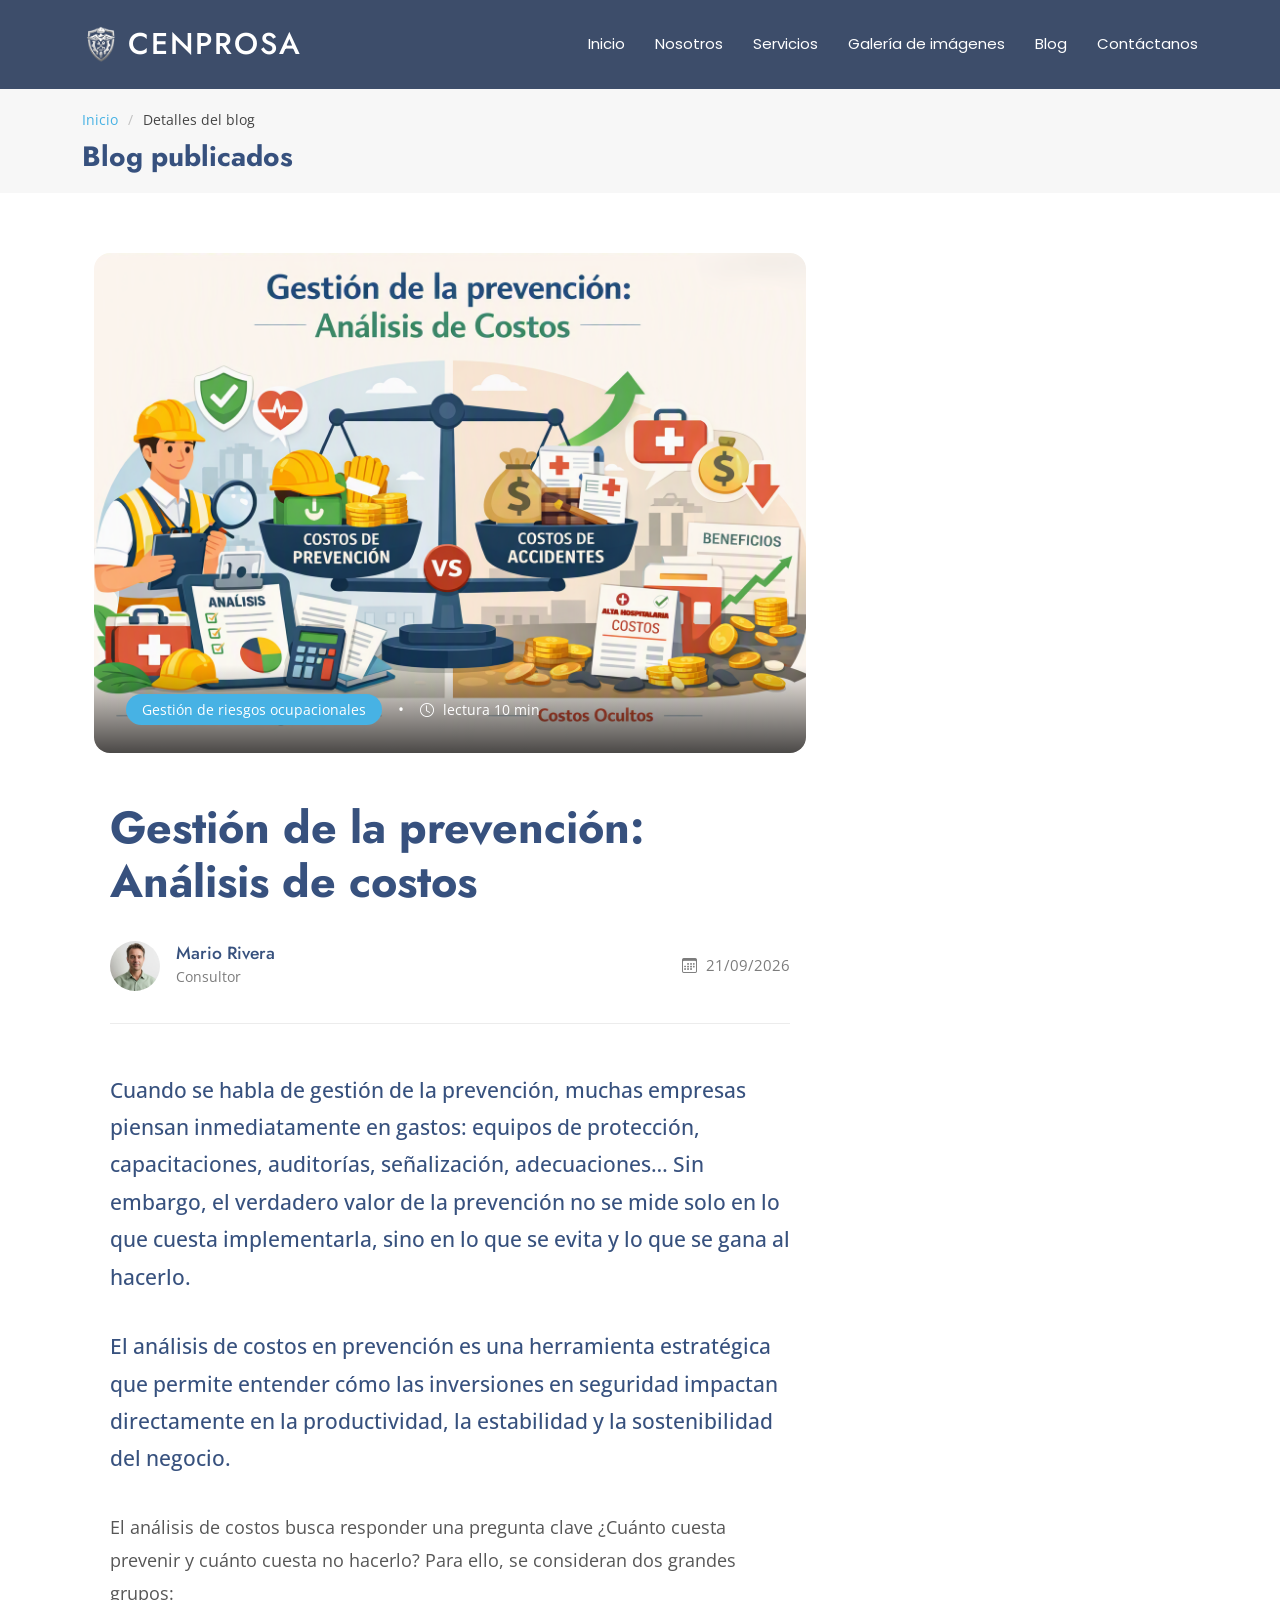
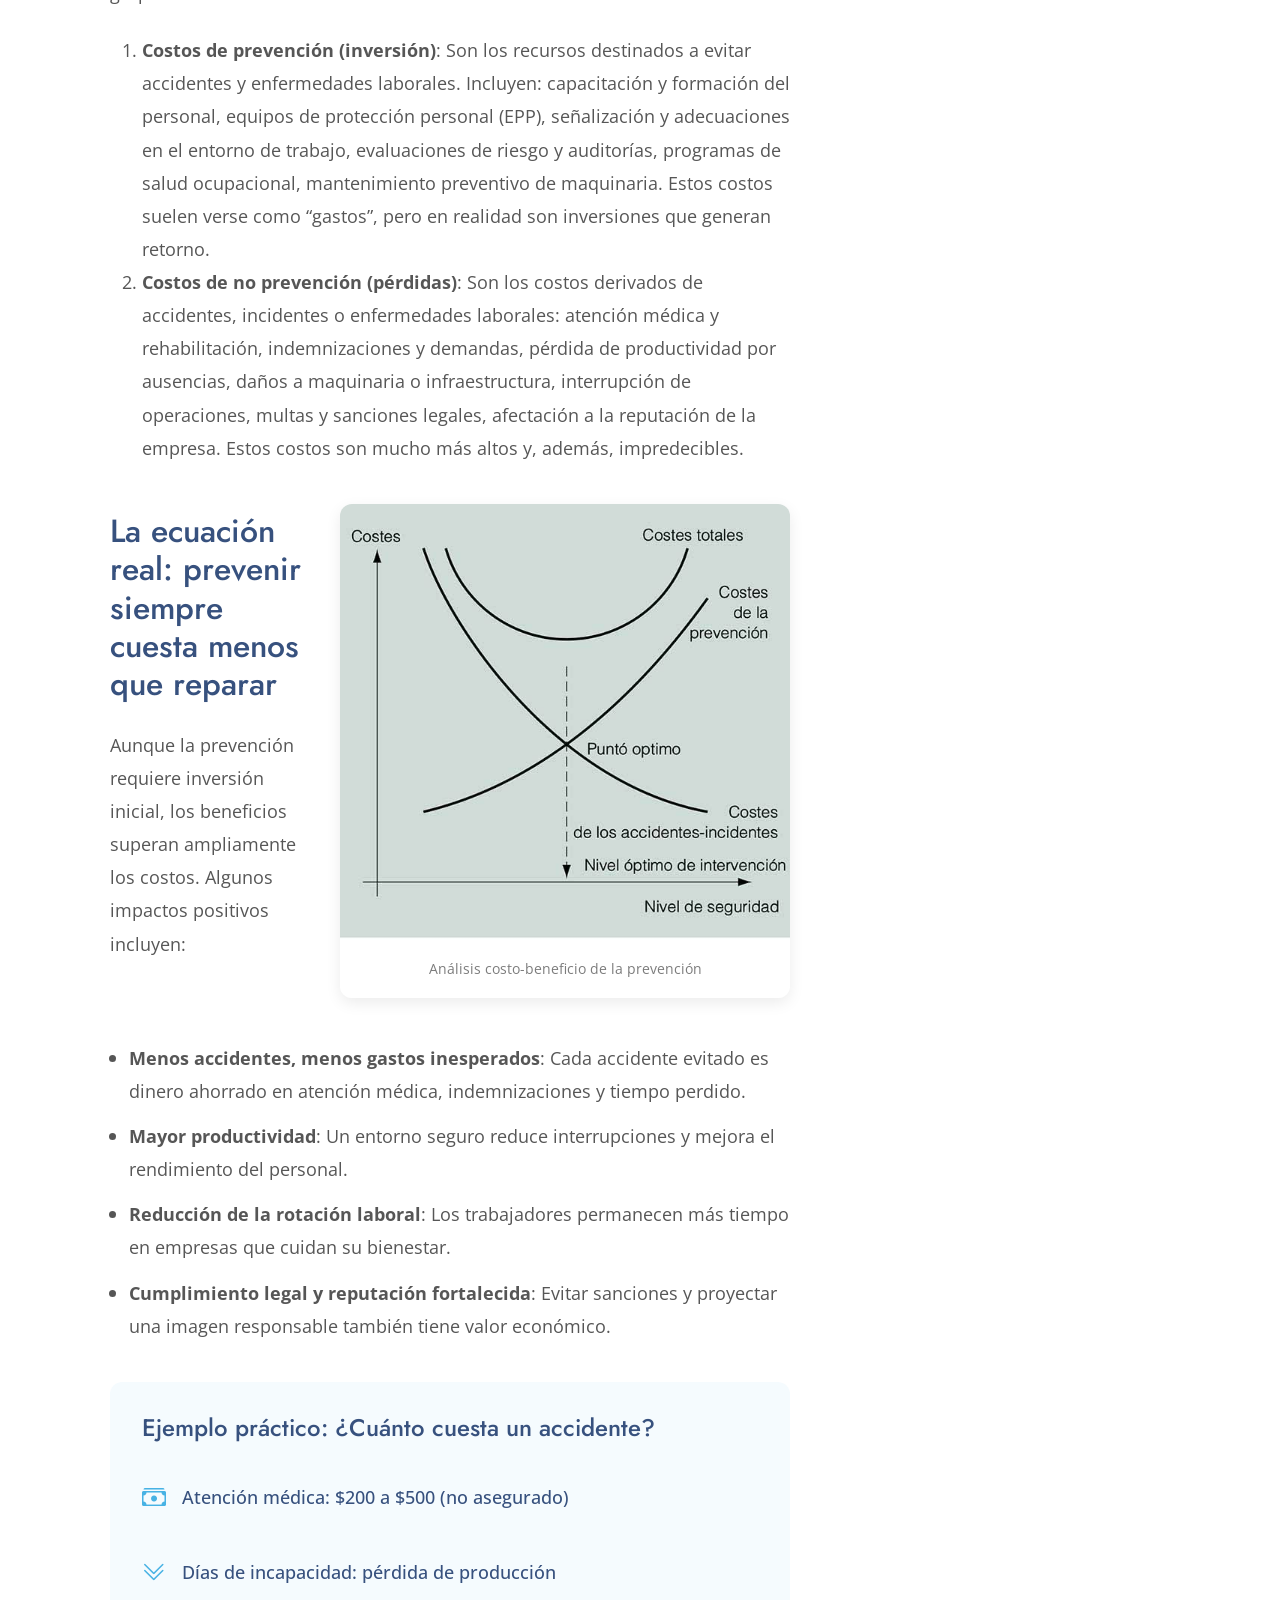
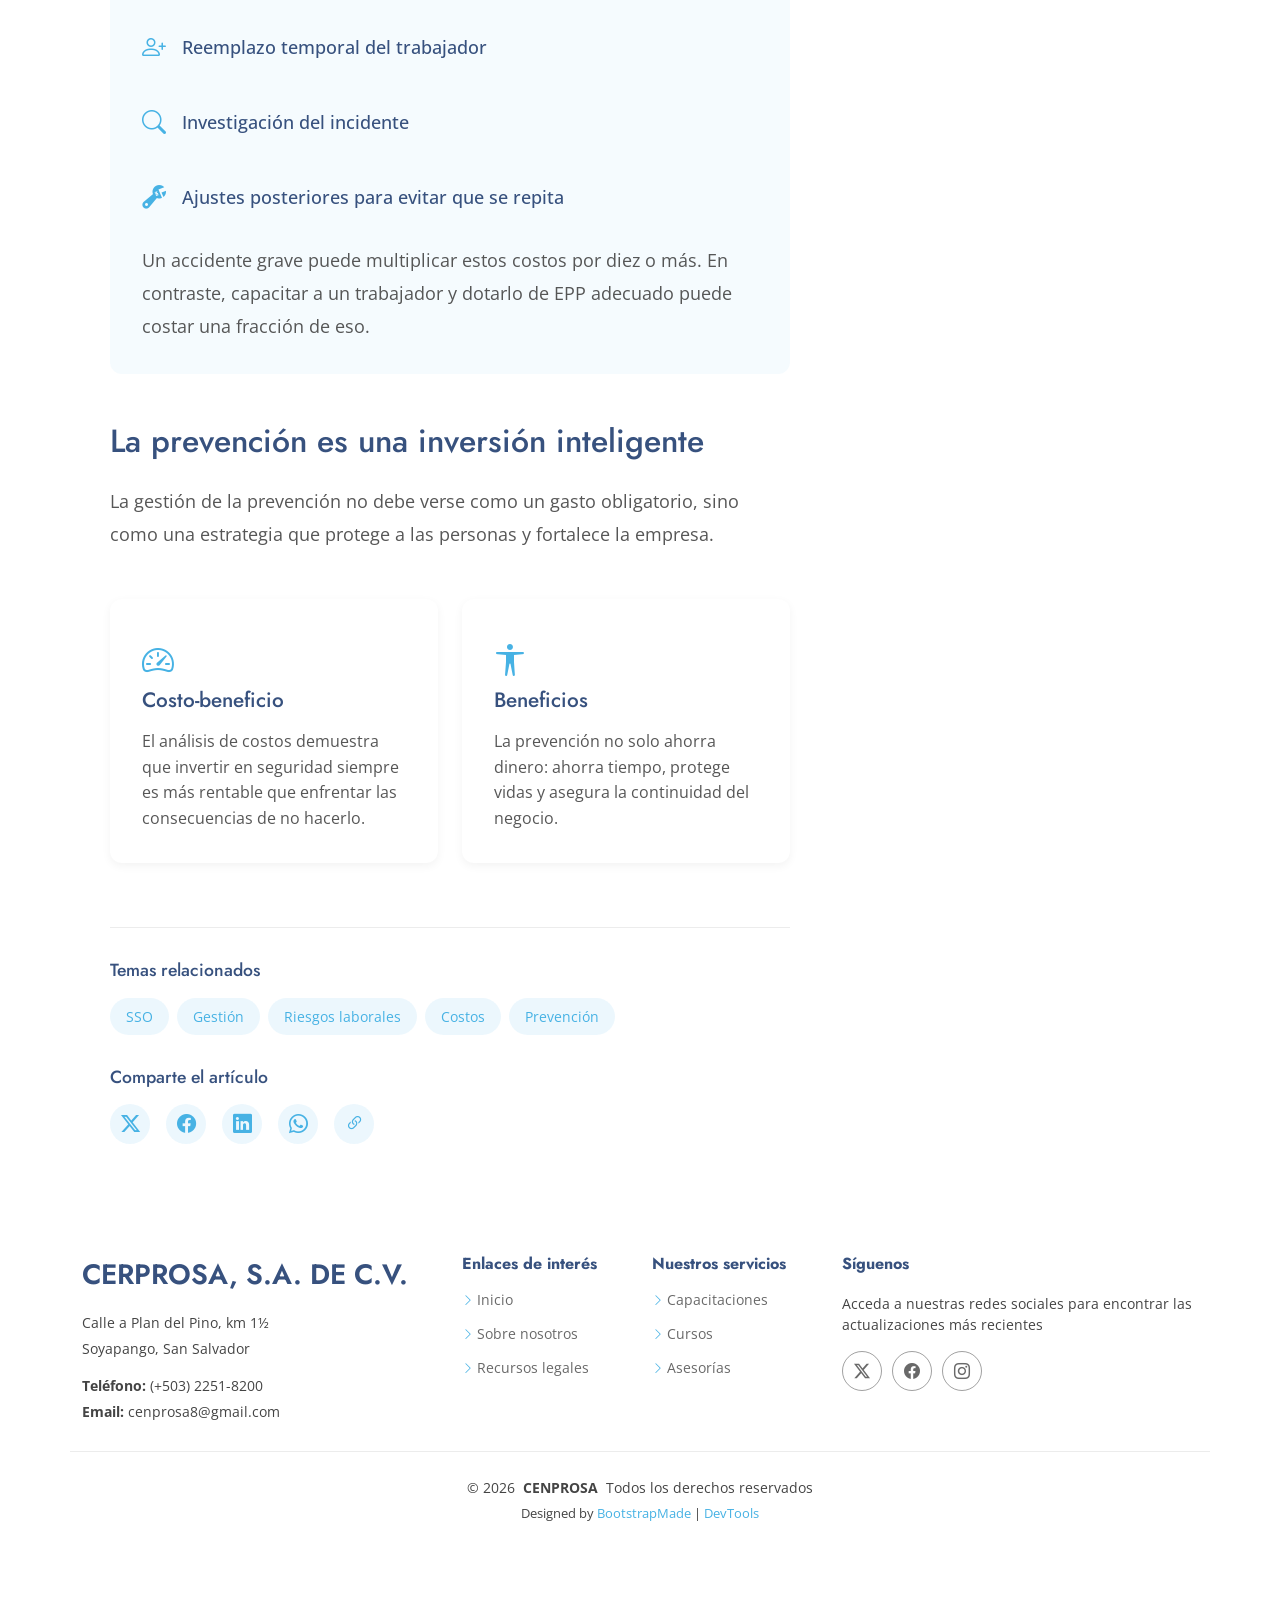
<file: blog-details(2).html>
<!DOCTYPE html>
<html lang="es">

<head>
  <meta charset="utf-8">
  <meta content="width=device-width, initial-scale=1.0" name="viewport">
  <title>CENPROSA S.A. de C.V.</title>
  <meta name="description" content="">
  <meta name="keywords" content="">

  <!-- Favicons -->
  <link href="assets/img/logotipo_CENPROSA.png" rel="icon">
  <link href="assets/img/apple-touch-icon_CENPROSA.png" rel="apple-touch-icon">

  <!-- Fonts -->
  <link href="https://fonts.googleapis.com" rel="preconnect">
  <link href="https://fonts.gstatic.com" rel="preconnect" crossorigin>
  <link href="https://fonts.googleapis.com/css2?family=Open+Sans:ital,wght@0,300;0,400;0,500;0,600;0,700;0,800;1,300;1,400;1,500;1,600;1,700;1,800&family=Poppins:ital,wght@0,100;0,200;0,300;0,400;0,500;0,600;0,700;0,800;0,900;1,100;1,200;1,300;1,400;1,500;1,600;1,700;1,800;1,900&family=Jost:ital,wght@0,100;0,200;0,300;0,400;0,500;0,600;0,700;0,800;0,900;1,100;1,200;1,300;1,400;1,500;1,600;1,700;1,800;1,900&display=swap" rel="stylesheet">

  <!-- Vendor CSS Files -->
  <link href="assets/vendor/bootstrap/css/bootstrap.min.css" rel="stylesheet">
  <link href="assets/vendor/bootstrap-icons/bootstrap-icons.css" rel="stylesheet">
  <link href="assets/vendor/aos/aos.css" rel="stylesheet">
  <link href="assets/vendor/glightbox/css/glightbox.min.css" rel="stylesheet">
  <link href="assets/vendor/swiper/swiper-bundle.min.css" rel="stylesheet">

  <!-- Main CSS File -->
  <link href="assets/css/main.css" rel="stylesheet">

  <!-- =======================================================
  * Template Name: Arsha
  * Template URL: https://bootstrapmade.com/arsha-free-bootstrap-html-template-corporate/
  * Updated: Feb 22 2025 with Bootstrap v5.3.3
  * Author: BootstrapMade.com
  * License: https://bootstrapmade.com/license/
  ======================================================== -->
</head>

<body class="blog-details-page">

  <header id="header" class="header d-flex align-items-center sticky-top">
    <div class="container-fluid container-xl position-relative d-flex align-items-center">

      <a href="index.html" class="logo d-flex align-items-center me-auto">
        <!-- Uncomment the line below if you also wish to use an image logo -->
        <img src="assets/img/logotipo_CENPROSA.png" alt="">
        <h1 class="sitename">CENPROSA</h1>
      </a>

      <nav id="navmenu" class="navmenu">
        <ul>
          <li><a href="index.html">Inicio</a></li>
          <li><a href="index.html#about">Nosotros</a></li>
          <li><a href="index.html#services">Servicios</a></li>
          <li><a href="index.html#portfolio">Galería de imágenes</a></li>
          <!-- <li><a href="#team">Team</a></li> -->
          <!-- <li><a href="#pricing">Pricing</a></li> -->
          <li><a href="blog.html">Blog</a></li>
          <!-- <li class="dropdown"><a href="#"><span>Dropdown</span> <i class="bi bi-chevron-down toggle-dropdown"></i></a>
            <ul>
              <li><a href="#">Dropdown 1</a></li>
              <li class="dropdown"><a href="#"><span>Deep Dropdown</span> <i class="bi bi-chevron-down toggle-dropdown"></i></a>
                <ul>
                  <li><a href="#">Deep Dropdown 1</a></li>
                  <li><a href="#">Deep Dropdown 2</a></li>
                  <li><a href="#">Deep Dropdown 3</a></li>
                  <li><a href="#">Deep Dropdown 4</a></li>
                  <li><a href="#">Deep Dropdown 5</a></li>
                </ul>
              </li>
              <li><a href="#">Dropdown 2</a></li>
              <li><a href="#">Dropdown 3</a></li>
              <li><a href="#">Dropdown 4</a></li>
            </ul>
          </li> -->
          <li><a href="index.html#contact">Contáctanos</a></li>
        </ul>
        <i class="mobile-nav-toggle d-xl-none bi bi-list"></i>
      </nav>

      <!-- <a class="btn-getstarted" href="#about">Get Started</a> -->

    </div>
  </header>

  <main class="main">

    <!-- Page Title -->
    <div class="page-title" data-aos="fade">
      <div class="container">
        <nav class="breadcrumbs">
          <ol>
            <li><a href="index.html">Inicio</a></li>
            <li class="current">Detalles del blog</li>
          </ol>
        </nav>
        <h1>Blog publicados</h1>
      </div>
    </div><!-- End Page Title -->

    <div class="container">
      <div class="row">

        <div class="col-lg-8">

          <!-- Blog Details Section -->
          <section id="blog-details" class="blog-details section">
            <div class="container" data-aos="fade-up">

              <article class="article">

                <div class="hero-img" data-aos="zoom-in">
                  <img src="assets/img/blog/blog2_CENPROSA.png" alt="Featured blog image" class="img-fluid" loading="lazy">
                  <div class="meta-overlay">
                    <div class="meta-categories">
                      <a href="#" class="category">Gestión de riesgos ocupacionales</a>
                      <span class="divider">•</span>
                      <span class="reading-time"><i class="bi bi-clock"></i> lectura 10 min</span>
                    </div>
                  </div>
                </div>

                <div class="article-content" data-aos="fade-up" data-aos-delay="100">
                  <div class="content-header">
                    <h1 class="title">Gestión de la prevención: Análisis de costos</h1>

                    <div class="author-info">
                      <div class="author-details">
                        <img src="assets/img/person/person-m-6.webp" alt="Author" class="author-img">
                        <div class="info">
                          <h4>Mario Rivera</h4>
                          <span class="role">Consultor</span>
                        </div>
                      </div>
                      <div class="post-meta">
                        <span class="date"><i class="bi bi-calendar3"></i> 21/09/2026</span>
                      </div>
                    </div>
                  </div>

                  <div class="content">
                    <p class="lead">
                      Cuando se habla de gestión de la prevención, muchas empresas piensan inmediatamente en gastos: equipos de protección, capacitaciones, auditorías, señalización, adecuaciones… Sin embargo, el verdadero valor de la prevención no se mide solo en lo que cuesta implementarla, sino en lo que se evita y lo que se gana al hacerlo.
                    </p>
                    <p class="lead">
                      El análisis de costos en prevención es una herramienta estratégica que permite entender cómo las inversiones en seguridad impactan directamente en la productividad, la estabilidad y la sostenibilidad del negocio.
                    </p>

                    <p>
                      El análisis de costos busca responder una pregunta clave ¿Cuánto cuesta prevenir y cuánto cuesta no hacerlo? Para ello, se consideran dos grandes grupos:
                      <ol>
                        <li><b>Costos de prevención (inversión)</b>: Son los recursos destinados a evitar accidentes y enfermedades laborales. Incluyen: capacitación y formación del personal, equipos de protección personal (EPP), señalización y adecuaciones en el entorno de trabajo, evaluaciones de riesgo y auditorías, programas de salud ocupacional, mantenimiento preventivo de maquinaria. Estos costos suelen verse como “gastos”, pero en realidad son inversiones que generan retorno.</li>
                        <li><b>Costos de no prevención (pérdidas)</b>: 
                          Son los costos derivados de accidentes, incidentes o enfermedades laborales: atención médica y rehabilitación, indemnizaciones y demandas, pérdida de productividad por ausencias, daños a maquinaria o infraestructura, interrupción de operaciones, multas y sanciones legales, afectación a la reputación de la empresa. Estos costos son mucho más altos y, además, impredecibles.</li>
                      </ol>
                    </p>

                    <div class="content-image right-aligned">
                      <img src="assets/img/blog/blog2.2_CENPROSA.jpg" class="img-fluid" alt="Modern web development tools" loading="lazy">
                      <figcaption>Análisis costo-beneficio de la prevención</figcaption>
                    </div>

                    <h2>La ecuación real: prevenir siempre cuesta menos que reparar</h2>
                    <p>
                      Aunque la prevención requiere inversión inicial, los beneficios superan ampliamente los costos. Algunos impactos positivos incluyen:
                    </p>
                    <br>
                    <p>
                    <ul>
                      <li><b>Menos accidentes, menos gastos inesperados</b>: Cada accidente evitado es dinero ahorrado en atención médica, indemnizaciones y tiempo perdido.</li>
                      <li><b>Mayor productividad</b>: Un entorno seguro reduce interrupciones y mejora el rendimiento del personal.</li>
                      <li><b>Reducción de la rotación laboral</b>: Los trabajadores permanecen más tiempo en empresas que cuidan su bienestar.</li>
                      <li><b>Cumplimiento legal y reputación fortalecida</b>: Evitar sanciones y proyectar una imagen responsable también tiene valor económico.</li>
                    </ul>
                    </p>

                    <div class="highlight-box">
                      <h3>Ejemplo práctico: ¿Cuánto cuesta un accidente?</h3>
                      <ul class="trend-list">
                        <li>
                          <i class="bi bi-cash-stack"></i>
                          <span>Atención médica: $200 a $500 (no asegurado)</span>
                        </li>
                        <li>
                          <i class="bi bi-chevron-double-down"></i>
                          <span>Días de incapacidad: pérdida de producción</span>
                        </li>
                        <li>
                          <i class="bi bi-person-plus"></i>
                          <span>Reemplazo temporal del trabajador</span>
                        </li>
                        <li>
                          <i class="bi bi-search"></i>
                          <span>Investigación del incidente</span>
                        </li>
                        <li>
                          <i class="bi bi-wrench-adjustable"></i>
                          <span>Ajustes posteriores para evitar que se repita</span>
                        </li>
                      </ul>
                      Un accidente grave puede multiplicar estos costos por diez o más. En contraste, capacitar a un trabajador y dotarlo de EPP adecuado puede costar una fracción de eso.
                    </div>

                    <h2>La prevención es una inversión inteligente</h2>
                    <p>
                      La gestión de la prevención no debe verse como un gasto obligatorio, sino como una estrategia que protege a las personas y fortalece la empresa.
                    </p>

                    <div class="content-grid">
                      <div class="row g-4">
                        <div class="col-md-6">
                          <div class="info-card">
                            <i class="bi bi-speedometer2"></i>
                            <h4>Costo-beneficio</h4>
                            <p>El análisis de costos demuestra que invertir en seguridad siempre es más rentable que enfrentar las consecuencias de no hacerlo.</p>
                          </div>
                        </div>
                        <div class="col-md-6">
                          <div class="info-card">
                            <i class="bi bi-universal-access"></i>
                            <h4>Beneficios</h4>
                            <p>La prevención no solo ahorra dinero: ahorra tiempo, protege vidas y asegura la continuidad del negocio.</p>
                          </div>
                        </div>
                      </div>
                    </div>

                  </div>

                  <div class="meta-bottom">
                    <div class="tags-section">
                      <h4>Temas relacionados</h4>
                      <div class="tags">
                        <a href="#" class="tag">SSO</a>
                        <a href="#" class="tag">Gestión</a>
                        <a href="#" class="tag">Riesgos laborales</a>
                        <a href="#" class="tag">Costos</a>
                        <a href="#" class="tag">Prevención</a>
                      </div>
                    </div>

                    <div class="share-section">
                      <h4>Comparte el artículo</h4>
                      <div class="social-links">
                        <a href="#" class="twitter"><i class="bi bi-twitter-x"></i></a>
                        <a href="#" class="facebook"><i class="bi bi-facebook"></i></a>
                        <a href="#" class="linkedin"><i class="bi bi-linkedin"></i></a>
                        <a href="#" class="whatsapp"><i class="bi bi-whatsapp"></i></a>
                        <a href="#" class="copy-link" title="Copy Link"><i class="bi bi-link-45deg"></i></a>
                      </div>
                    </div>
                  </div>
                </div>

              </article>

            </div>
          </section><!-- /Blog Details Section -->

      </div>
    </div>

  </main>

  <footer id="footer" class="footer">

    <div class="container footer-top">
      <div class="row gy-4">
        <div class="col-lg-4 col-md-6 footer-about">
          <a href="index.html" class="d-flex align-items-center">
            <span class="sitename">CERPROSA, S.A. de C.V.</span>
          </a>
          <div class="footer-contact pt-3">
            <p>Calle a Plan del Pino, km 1½</p>
            <p>Soyapango, San Salvador</p>
            <p class="mt-3"><strong>Teléfono:</strong> <span>(+503) 2251-8200</span></p>
            <p><strong>Email:</strong> <span>cenprosa8@gmail.com</span></p>
          </div>
        </div>

        <div class="col-lg-2 col-md-3 footer-links">
          <h4>Enlaces de interés</h4>
          <ul>
            <li><i class="bi bi-chevron-right"></i> <a href="index.html">Inicio</a></li>
            <li><i class="bi bi-chevron-right"></i> <a href="index.html#about">Sobre nosotros</a></li>
            <li><i class="bi bi-chevron-right"></i> <a href="servicios.html#recursos-legales">Recursos legales</a></li>
          </ul>
        </div>

        <div class="col-lg-2 col-md-3 footer-links">
          <h4>Nuestros servicios</h4>
          <ul>
            <li><i class="bi bi-chevron-right"></i> <a href="servicios.html#capacitaciones">Capacitaciones</a></li>
            <li><i class="bi bi-chevron-right"></i> <a href="servicios.html#cursos">Cursos</a></li>
            <li><i class="bi bi-chevron-right"></i> <a href="servicios.html#asesorias">Asesorías</a></li>
          </ul>
        </div>

        <div class="col-lg-4 col-md-12">
          <h4>Síguenos</h4>
          <p>Acceda a nuestras redes sociales para encontrar las actualizaciones más recientes</p>
          <div class="social-links d-flex">
            <a href="https://x.com/cenprosa_"><i class="bi bi-twitter-x"></i></a>
            <a href="https://www.facebook.com/profile.php?id=61593411404104"><i class="bi bi-facebook"></i></a>
            <a href="https://www.instagram.com/cenprosa/"><i class="bi bi-instagram"></i></a>
            <!-- <a href=""><i class="bi bi-whatsapp"></i></a> -->
          </div>
        </div>

      </div>
    </div>

    <div class="container copyright text-center mt-4">
      <p>© <span>2026</span> <strong class="px-1 sitename">CENPROSA</strong> <span>Todos los derechos reservados</span></p>
      <div class="credits">
        <!-- All the links in the footer should remain intact. -->
        <!-- You can delete the links only if you've purchased the pro version. -->
        <!-- Licensing information: https://bootstrapmade.com/license/ -->
        <!-- Purchase the pro version with working PHP/AJAX contact form: [buy-url] -->
        Designed by <a href="https://bootstrapmade.com/">BootstrapMade</a> | <a href="https://bootstrapmade.com/tools/">DevTools</a>
      </div>
    </div>

  </footer>

  <!-- Scroll Top -->
  <a href="#" id="scroll-top" class="scroll-top d-flex align-items-center justify-content-center"><i class="bi bi-arrow-up-short"></i></a>

  <!-- Preloader -->
  <div id="preloader"></div>

  <!-- Vendor JS Files -->
  <script src="assets/vendor/bootstrap/js/bootstrap.bundle.min.js"></script>
  <script src="assets/vendor/php-email-form/validate.js"></script>
  <script src="assets/vendor/aos/aos.js"></script>
  <script src="assets/vendor/glightbox/js/glightbox.min.js"></script>
  <script src="assets/vendor/swiper/swiper-bundle.min.js"></script>
  <script src="assets/vendor/waypoints/noframework.waypoints.js"></script>
  <script src="assets/vendor/imagesloaded/imagesloaded.pkgd.min.js"></script>
  <script src="assets/vendor/isotope-layout/isotope.pkgd.min.js"></script>

  <!-- Main JS File -->
  <script src="assets/js/main.js"></script>

</body>

</html>
</file>
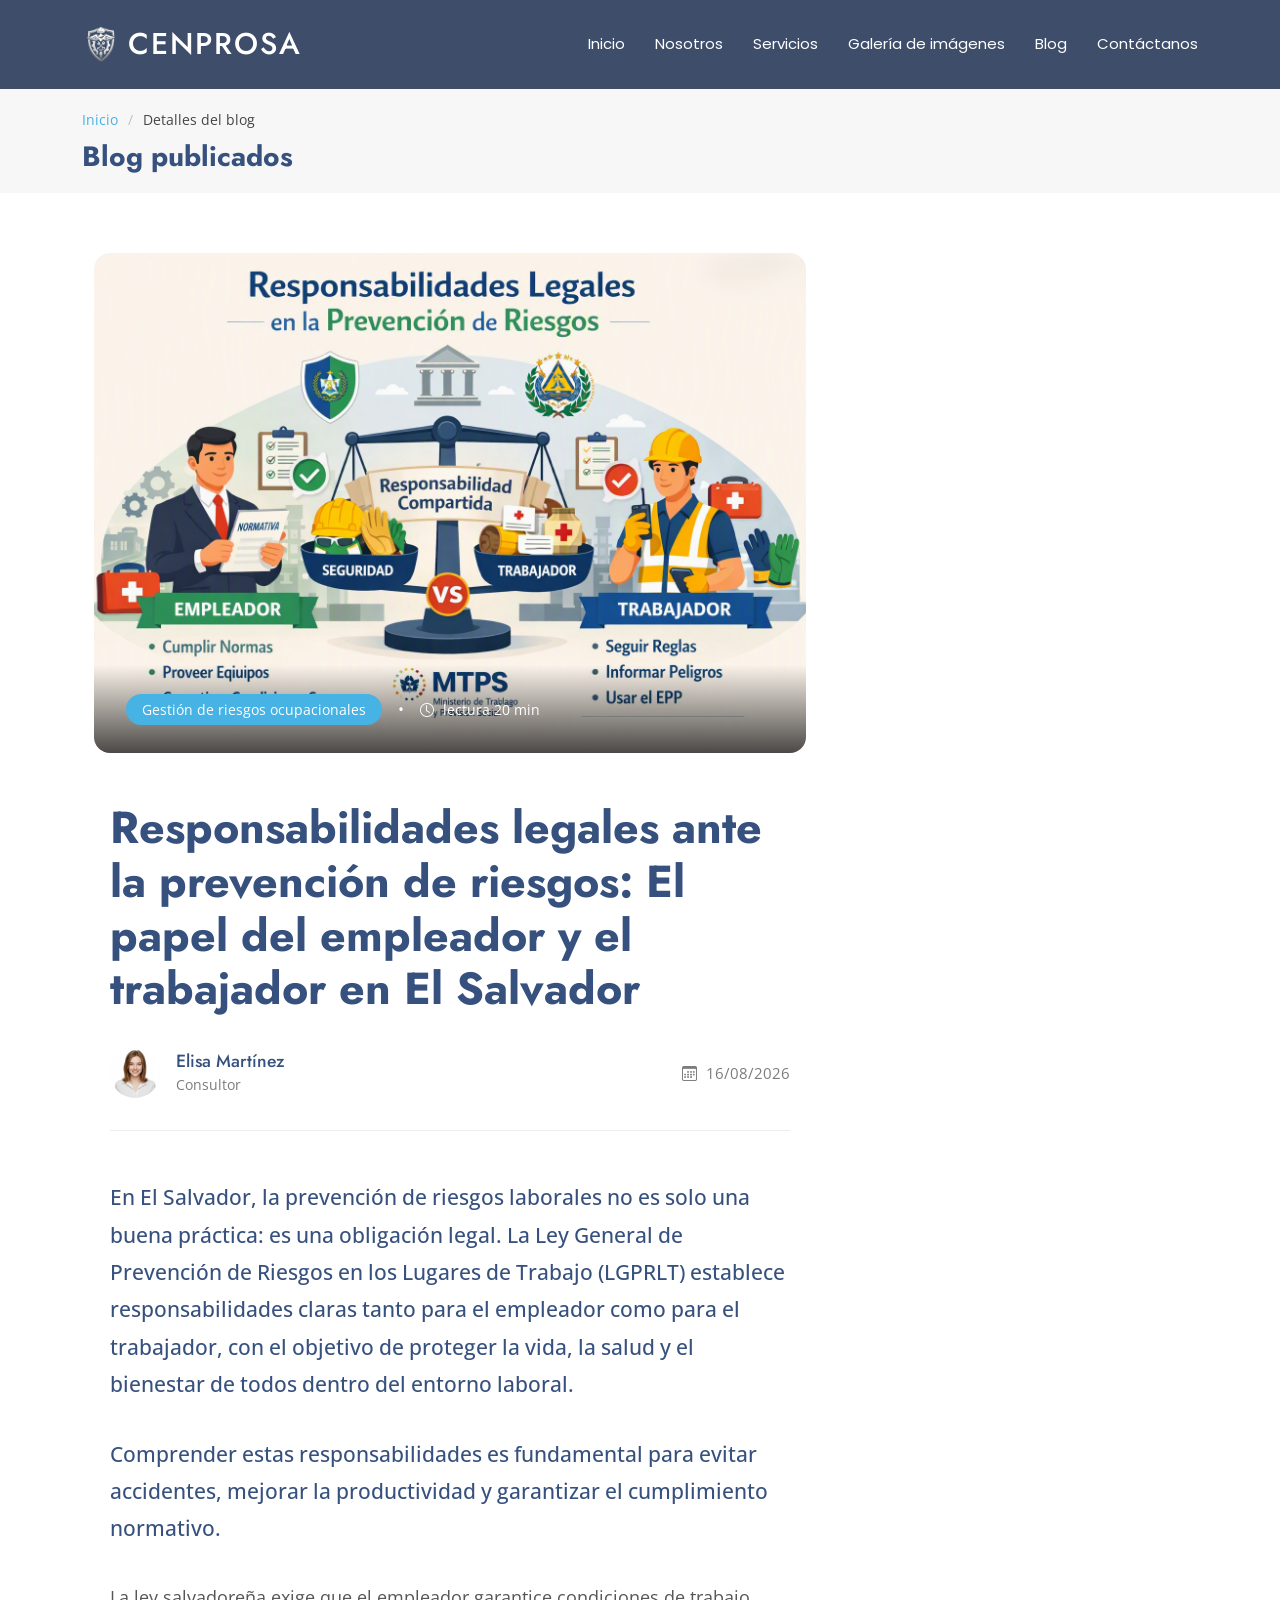
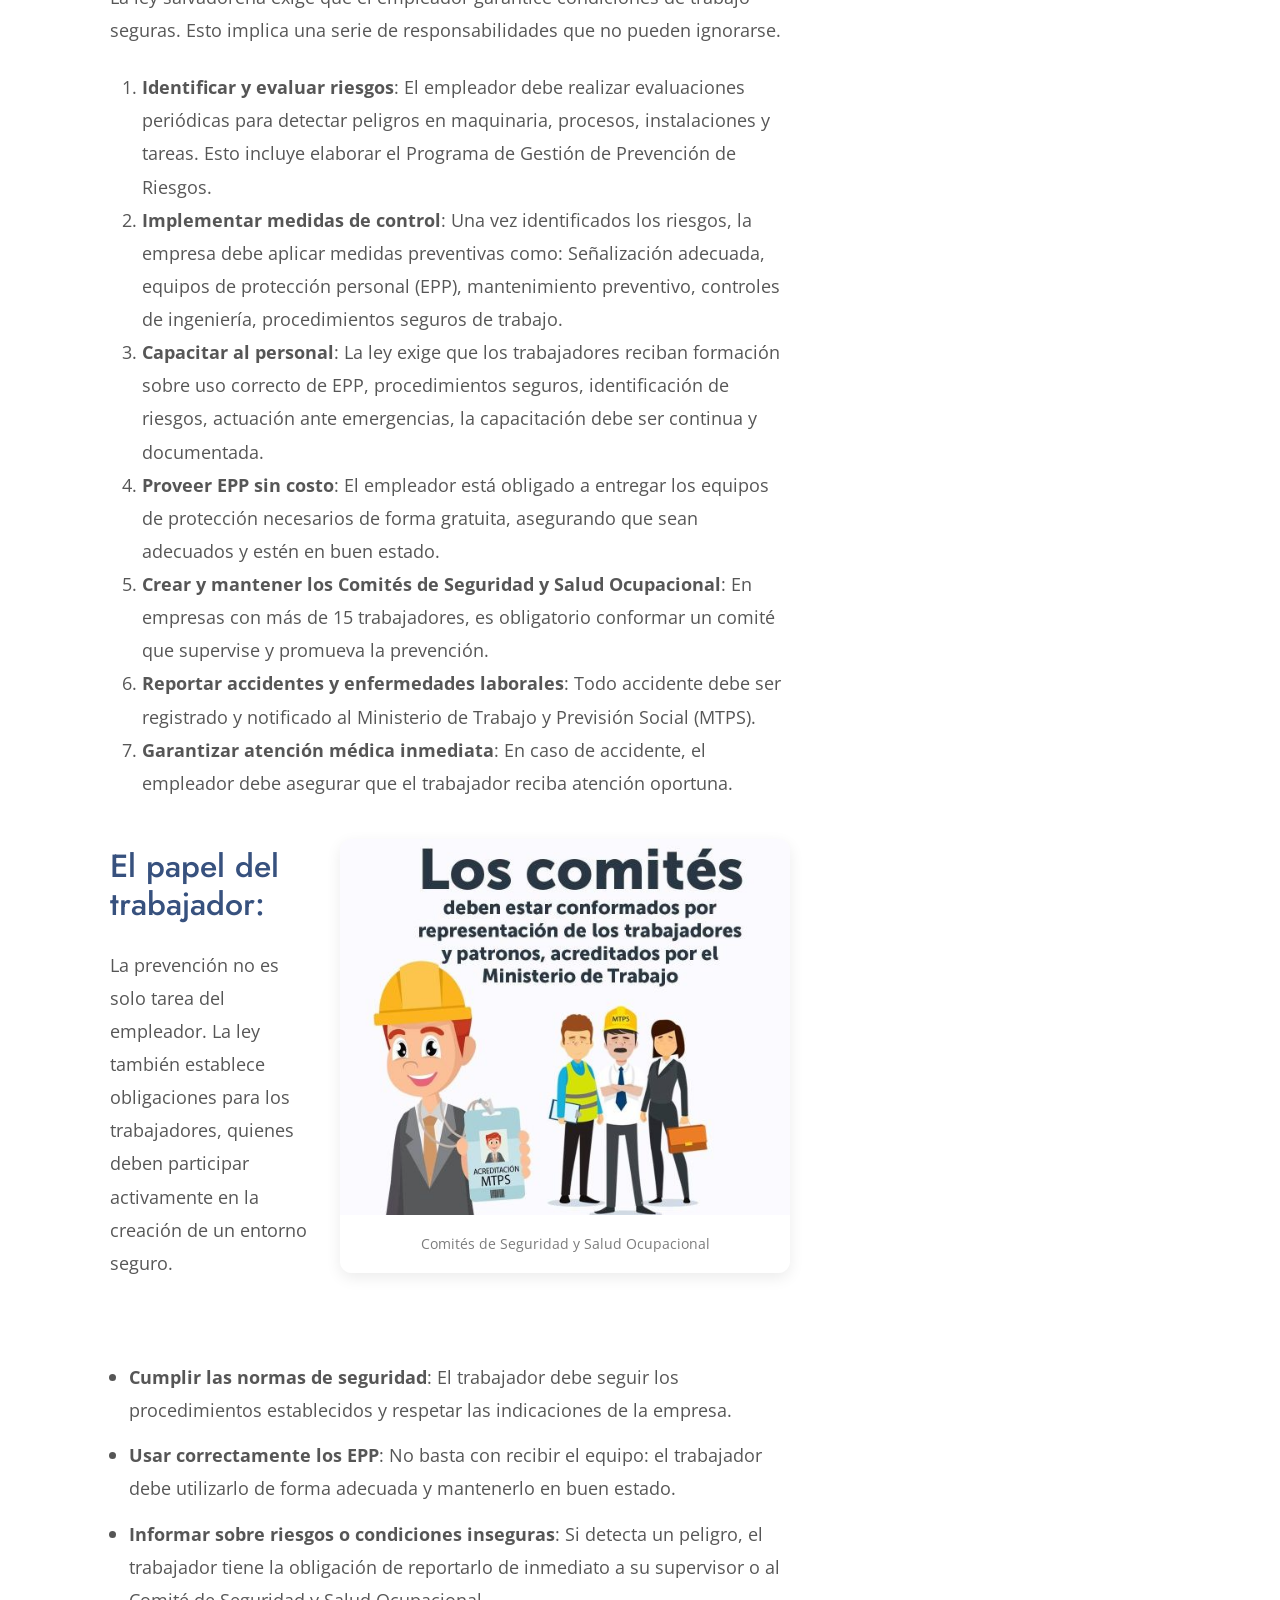
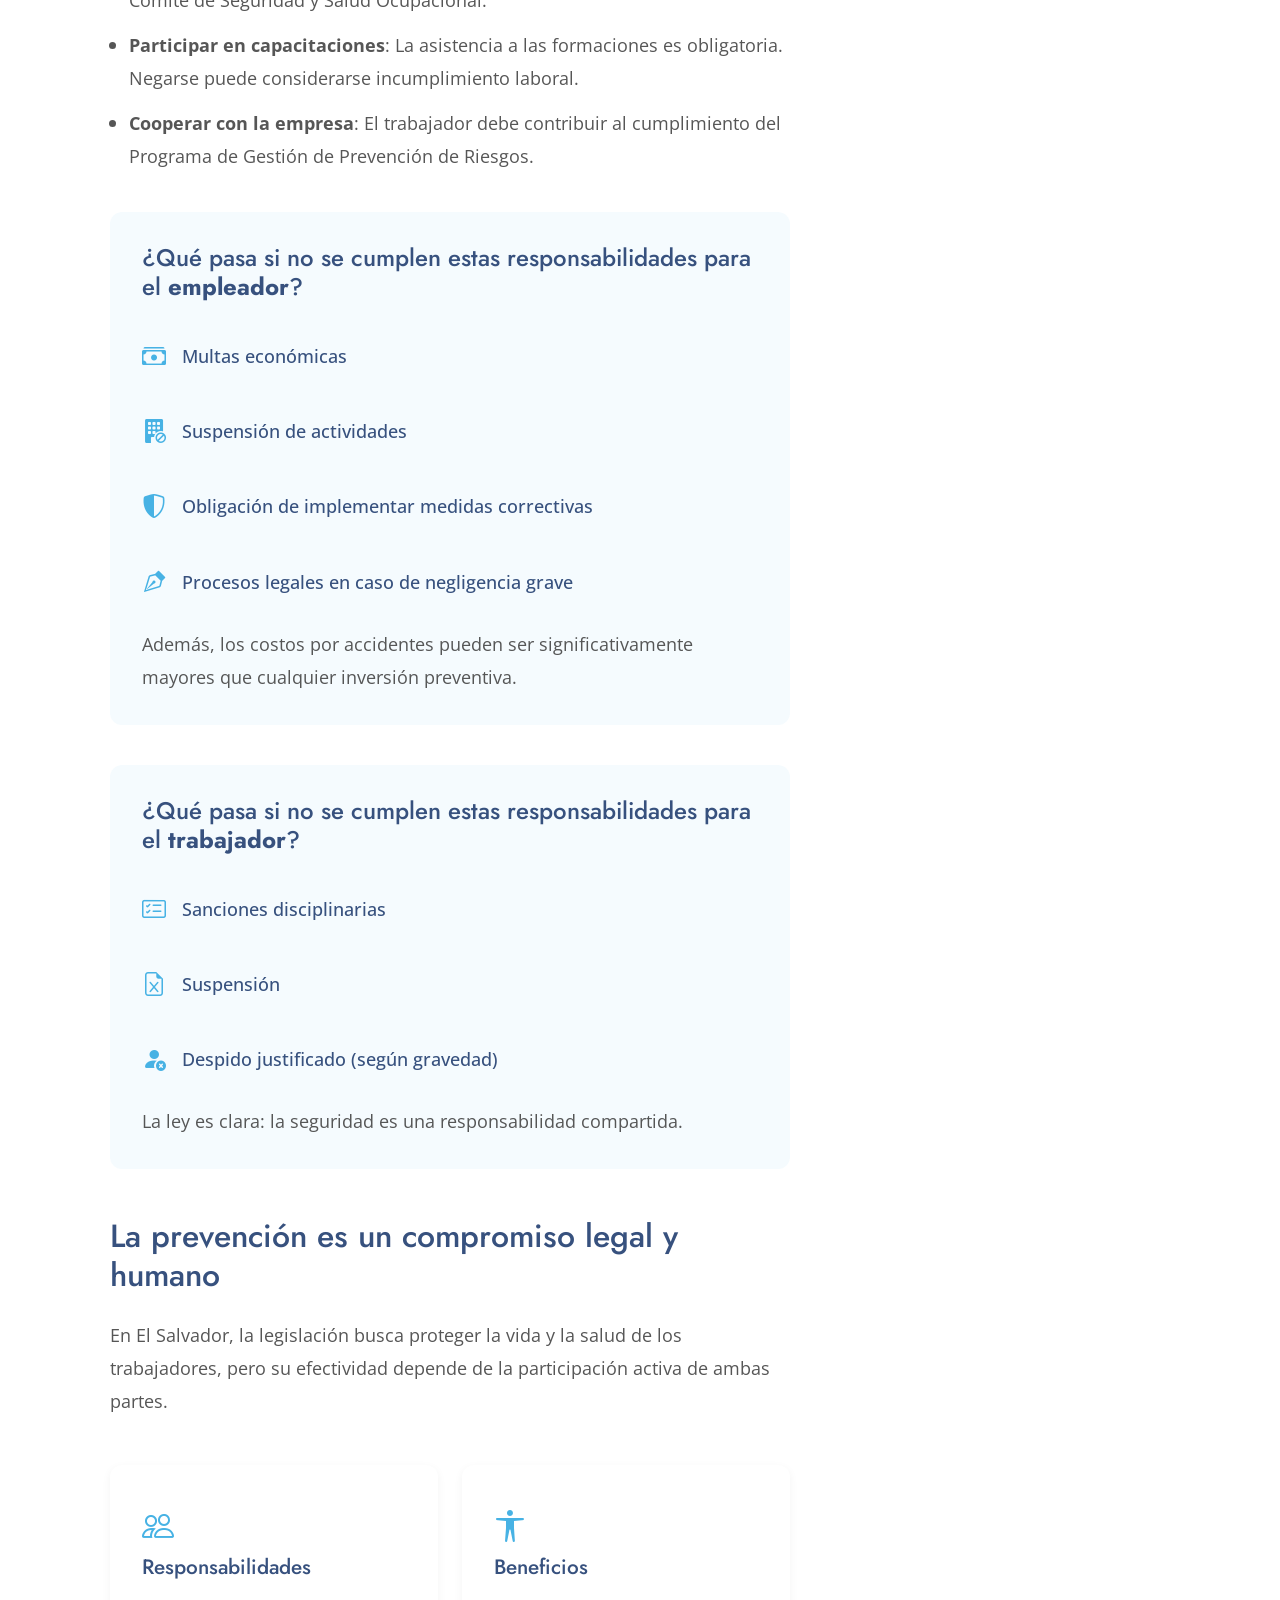
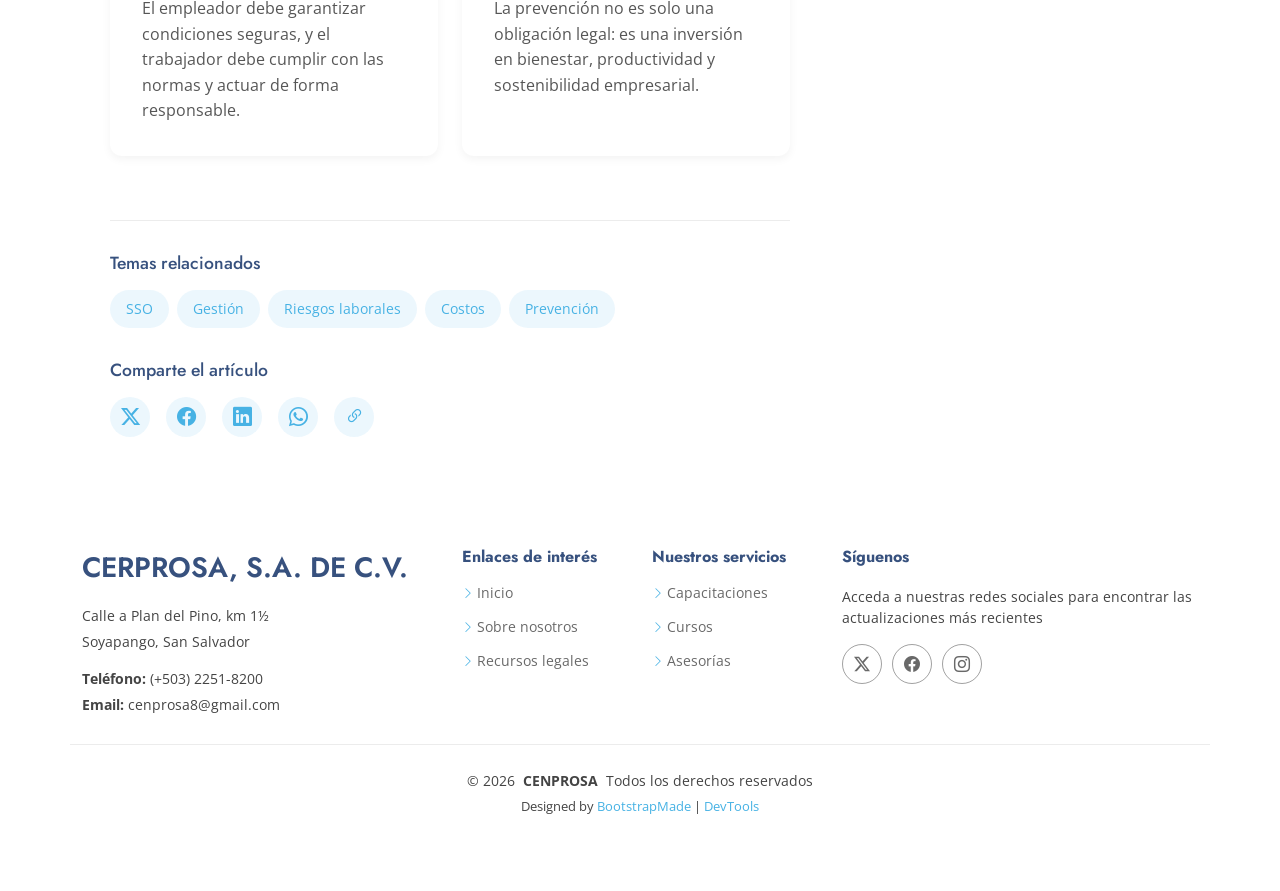
<file: blog-details(3).html>
<!DOCTYPE html>
<html lang="es">

<head>
  <meta charset="utf-8">
  <meta content="width=device-width, initial-scale=1.0" name="viewport">
  <title>CENPROSA S.A. de C.V.</title>
  <meta name="description" content="">
  <meta name="keywords" content="">

  <!-- Favicons -->
  <link href="assets/img/logotipo_CENPROSA.png" rel="icon">
  <link href="assets/img/apple-touch-icon_CENPROSA.png" rel="apple-touch-icon">

  <!-- Fonts -->
  <link href="https://fonts.googleapis.com" rel="preconnect">
  <link href="https://fonts.gstatic.com" rel="preconnect" crossorigin>
  <link href="https://fonts.googleapis.com/css2?family=Open+Sans:ital,wght@0,300;0,400;0,500;0,600;0,700;0,800;1,300;1,400;1,500;1,600;1,700;1,800&family=Poppins:ital,wght@0,100;0,200;0,300;0,400;0,500;0,600;0,700;0,800;0,900;1,100;1,200;1,300;1,400;1,500;1,600;1,700;1,800;1,900&family=Jost:ital,wght@0,100;0,200;0,300;0,400;0,500;0,600;0,700;0,800;0,900;1,100;1,200;1,300;1,400;1,500;1,600;1,700;1,800;1,900&display=swap" rel="stylesheet">

  <!-- Vendor CSS Files -->
  <link href="assets/vendor/bootstrap/css/bootstrap.min.css" rel="stylesheet">
  <link href="assets/vendor/bootstrap-icons/bootstrap-icons.css" rel="stylesheet">
  <link href="assets/vendor/aos/aos.css" rel="stylesheet">
  <link href="assets/vendor/glightbox/css/glightbox.min.css" rel="stylesheet">
  <link href="assets/vendor/swiper/swiper-bundle.min.css" rel="stylesheet">

  <!-- Main CSS File -->
  <link href="assets/css/main.css" rel="stylesheet">

  <!-- =======================================================
  * Template Name: Arsha
  * Template URL: https://bootstrapmade.com/arsha-free-bootstrap-html-template-corporate/
  * Updated: Feb 22 2025 with Bootstrap v5.3.3
  * Author: BootstrapMade.com
  * License: https://bootstrapmade.com/license/
  ======================================================== -->
</head>

<body class="blog-details-page">

  <header id="header" class="header d-flex align-items-center sticky-top">
    <div class="container-fluid container-xl position-relative d-flex align-items-center">

      <a href="index.html" class="logo d-flex align-items-center me-auto">
        <!-- Uncomment the line below if you also wish to use an image logo -->
        <img src="assets/img/logotipo_CENPROSA.png" alt="">
        <h1 class="sitename">CENPROSA</h1>
      </a>

      <nav id="navmenu" class="navmenu">
        <ul>
          <li><a href="index.html">Inicio</a></li>
          <li><a href="index.html#about">Nosotros</a></li>
          <li><a href="index.html#services">Servicios</a></li>
          <li><a href="index.html#portfolio">Galería de imágenes</a></li>
          <!-- <li><a href="#team">Team</a></li> -->
          <!-- <li><a href="#pricing">Pricing</a></li> -->
          <li><a href="blog.html">Blog</a></li>
          <!-- <li class="dropdown"><a href="#"><span>Dropdown</span> <i class="bi bi-chevron-down toggle-dropdown"></i></a>
            <ul>
              <li><a href="#">Dropdown 1</a></li>
              <li class="dropdown"><a href="#"><span>Deep Dropdown</span> <i class="bi bi-chevron-down toggle-dropdown"></i></a>
                <ul>
                  <li><a href="#">Deep Dropdown 1</a></li>
                  <li><a href="#">Deep Dropdown 2</a></li>
                  <li><a href="#">Deep Dropdown 3</a></li>
                  <li><a href="#">Deep Dropdown 4</a></li>
                  <li><a href="#">Deep Dropdown 5</a></li>
                </ul>
              </li>
              <li><a href="#">Dropdown 2</a></li>
              <li><a href="#">Dropdown 3</a></li>
              <li><a href="#">Dropdown 4</a></li>
            </ul>
          </li> -->
          <li><a href="index.html#contact">Contáctanos</a></li>
        </ul>
        <i class="mobile-nav-toggle d-xl-none bi bi-list"></i>
      </nav>

      <!-- <a class="btn-getstarted" href="#about">Get Started</a> -->

    </div>
  </header>

  <main class="main">

    <!-- Page Title -->
    <div class="page-title" data-aos="fade">
      <div class="container">
        <nav class="breadcrumbs">
          <ol>
            <li><a href="index.html">Inicio</a></li>
            <li class="current">Detalles del blog</li>
          </ol>
        </nav>
        <h1>Blog publicados</h1>
      </div>
    </div><!-- End Page Title -->

    <div class="container">
      <div class="row">

        <div class="col-lg-8">

          <!-- Blog Details Section -->
          <section id="blog-details" class="blog-details section">
            <div class="container" data-aos="fade-up">

              <article class="article">

                <div class="hero-img" data-aos="zoom-in">
                  <img src="assets/img/blog/blog3_CENPROSA.png" alt="Featured blog image" class="img-fluid" loading="lazy">
                  <div class="meta-overlay">
                    <div class="meta-categories">
                      <a href="#" class="category">Gestión de riesgos ocupacionales</a>
                      <span class="divider">•</span>
                      <span class="reading-time"><i class="bi bi-clock"></i> lectura 20 min</span>
                    </div>
                  </div>
                </div>

                <div class="article-content" data-aos="fade-up" data-aos-delay="100">
                  <div class="content-header">
                    <h1 class="title">Responsabilidades legales ante la prevención de riesgos: El papel del empleador y el trabajador en El Salvador</h1>

                    <div class="author-info">
                      <div class="author-details">
                        <img src="assets/img/person/person-f-7.webp" alt="Author" class="author-img">
                        <div class="info">
                          <h4>Elisa Martínez</h4>
                          <span class="role">Consultor</span>
                        </div>
                      </div>
                      <div class="post-meta">
                        <span class="date"><i class="bi bi-calendar3"></i> 16/08/2026</span>
                      </div>
                    </div>
                  </div>

                  <div class="content">
                    <p class="lead">
                      En El Salvador, la prevención de riesgos laborales no es solo una buena práctica: es una obligación legal. La Ley General de Prevención de Riesgos en los Lugares de Trabajo (LGPRLT) establece responsabilidades claras tanto para el empleador como para el trabajador, con el objetivo de proteger la vida, la salud y el bienestar de todos dentro del entorno laboral.
                    </p>
                    <p class="lead">
                      Comprender estas responsabilidades es fundamental para evitar accidentes, mejorar la productividad y garantizar el cumplimiento normativo.
                    </p>

                    <p>
                      La ley salvadoreña exige que el empleador garantice condiciones de trabajo seguras. Esto implica una serie de responsabilidades que no pueden ignorarse.
                      <ol>
                        <li><b>Identificar y evaluar riesgos</b>: El empleador debe realizar evaluaciones periódicas para detectar peligros en maquinaria, procesos, instalaciones y tareas. Esto incluye elaborar el Programa de Gestión de Prevención de Riesgos.</li>
                        <li><b>Implementar medidas de control</b>: Una vez identificados los riesgos, la empresa debe aplicar medidas preventivas como: Señalización adecuada, equipos de protección personal (EPP), mantenimiento preventivo, controles de ingeniería, procedimientos seguros de trabajo.</li>
                        <li><b>Capacitar al personal</b>: La ley exige que los trabajadores reciban formación sobre uso correcto de EPP, procedimientos seguros, identificación de riesgos, actuación ante emergencias, la capacitación debe ser continua y documentada.</li>
                        <li><b>Proveer EPP sin costo</b>: El empleador está obligado a entregar los equipos de protección necesarios de forma gratuita, asegurando que sean adecuados y estén en buen estado.</li>
                        <li><b>Crear y mantener los Comités de Seguridad y Salud Ocupacional</b>: En empresas con más de 15 trabajadores, es obligatorio conformar un comité que supervise y promueva la prevención.</li>
                        <li><b>Reportar accidentes y enfermedades laborales</b>: Todo accidente debe ser registrado y notificado al Ministerio de Trabajo y Previsión Social (MTPS).</li>
                        <li><b>Garantizar atención médica inmediata</b>: En caso de accidente, el empleador debe asegurar que el trabajador reciba atención oportuna.</li>
                      </ol>
                    </p>

                    <div class="content-image right-aligned">
                      <img src="assets/img/blog/blog3.3_CENPROSA.jpg" class="img-fluid" alt="Modern web development tools" loading="lazy">
                      <figcaption>Comités de Seguridad y Salud Ocupacional</figcaption>
                    </div>

                    <h2>El papel del trabajador:</h2>
                    <p>
                      La prevención no es solo tarea del empleador. La ley también establece obligaciones para los trabajadores, quienes deben participar activamente en la creación de un entorno seguro.
                    </p>
                    <br>
                    <p>
                    <ul>
                      <li><b>Cumplir las normas de seguridad</b>: El trabajador debe seguir los procedimientos establecidos y respetar las indicaciones de la empresa.</li>
                      <li><b>Usar correctamente los EPP</b>: No basta con recibir el equipo: el trabajador debe utilizarlo de forma adecuada y mantenerlo en buen estado.</li>
                      <li><b>Informar sobre riesgos o condiciones inseguras</b>: Si detecta un peligro, el trabajador tiene la obligación de reportarlo de inmediato a su supervisor o al Comité de Seguridad y Salud Ocupacional.</li>
                      <li><b>Participar en capacitaciones</b>: La asistencia a las formaciones es obligatoria. Negarse puede considerarse incumplimiento laboral.</li>
                      <li><b>Cooperar con la empresa</b>: El trabajador debe contribuir al cumplimiento del Programa de Gestión de Prevención de Riesgos.</li>
                    </ul>
                    </p>

                    <div class="highlight-box">
                      <h3>¿Qué pasa si no se cumplen estas responsabilidades para el <b>empleador</b>?</h3>
                      <ul class="trend-list">
                        <li>
                          <i class="bi bi-cash-stack"></i>
                          <span>Multas económicas</span>
                        </li>
                        <li>
                          <i class="bi bi-building-fill-slash"></i>
                          <span>Suspensión de actividades</span>
                        </li>
                        <li>
                          <i class="bi bi-shield-shaded"></i>
                          <span>Obligación de implementar medidas correctivas</span>
                        </li>
                        <li>
                          <i class="bi bi-vector-pen"></i>
                          <span>Procesos legales en caso de negligencia grave</span>
                        </li>
                      </ul>
                      Además, los costos por accidentes pueden ser significativamente mayores que cualquier inversión preventiva.
                    </div>

                    <div class="highlight-box">
                      <h3>¿Qué pasa si no se cumplen estas responsabilidades para el <b>trabajador</b>?</h3>
                      <ul class="trend-list">
                        <li>
                          <i class="bi bi-card-checklist"></i>
                          <span>Sanciones disciplinarias</span>
                        </li>
                        <li>
                          <i class="bi bi-file-earmark-excel"></i>
                          <span>Suspensión</span>
                        </li>
                        <li>
                          <i class="bi bi-person-fill-x"></i>
                          <span>Despido justificado (según gravedad)</span>
                        </li>
                      </ul>
                      La ley es clara: la seguridad es una responsabilidad compartida.
                    </div>


                    <h2>La prevención es un compromiso legal y humano</h2>
                    <p>
                      En El Salvador, la legislación busca proteger la vida y la salud de los trabajadores, pero su efectividad depende de la participación activa de ambas partes.
                    </p>

                    <div class="content-grid">
                      <div class="row g-4">
                        <div class="col-md-6">
                          <div class="info-card">
                            <i class="bi bi-people"></i>
                            <h4>Responsabilidades</h4>
                            <p>El empleador debe garantizar condiciones seguras, y el trabajador debe cumplir con las normas y actuar de forma responsable.</p>
                          </div>
                        </div>
                        <div class="col-md-6">
                          <div class="info-card">
                            <i class="bi bi-universal-access"></i>
                            <h4>Beneficios</h4>
                            <p>La prevención no es solo una obligación legal: es una inversión en bienestar, productividad y sostenibilidad empresarial.</p>
                          </div>
                        </div>
                      </div>
                    </div>

                  </div>

                  <div class="meta-bottom">
                    <div class="tags-section">
                      <h4>Temas relacionados</h4>
                      <div class="tags">
                        <a href="#" class="tag">SSO</a>
                        <a href="#" class="tag">Gestión</a>
                        <a href="#" class="tag">Riesgos laborales</a>
                        <a href="#" class="tag">Costos</a>
                        <a href="#" class="tag">Prevención</a>
                      </div>
                    </div>

                    <div class="share-section">
                      <h4>Comparte el artículo</h4>
                      <div class="social-links">
                        <a href="#" class="twitter"><i class="bi bi-twitter-x"></i></a>
                        <a href="#" class="facebook"><i class="bi bi-facebook"></i></a>
                        <a href="#" class="linkedin"><i class="bi bi-linkedin"></i></a>
                        <a href="#" class="whatsapp"><i class="bi bi-whatsapp"></i></a>
                        <a href="#" class="copy-link" title="Copy Link"><i class="bi bi-link-45deg"></i></a>
                      </div>
                    </div>
                  </div>
                </div>

              </article>

            </div>
          </section><!-- /Blog Details Section -->

      </div>
    </div>

  </main>

  <footer id="footer" class="footer">

    <div class="container footer-top">
      <div class="row gy-4">
        <div class="col-lg-4 col-md-6 footer-about">
          <a href="index.html" class="d-flex align-items-center">
            <span class="sitename">CERPROSA, S.A. de C.V.</span>
          </a>
          <div class="footer-contact pt-3">
            <p>Calle a Plan del Pino, km 1½</p>
            <p>Soyapango, San Salvador</p>
            <p class="mt-3"><strong>Teléfono:</strong> <span>(+503) 2251-8200</span></p>
            <p><strong>Email:</strong> <span>cenprosa8@gmail.com</span></p>
          </div>
        </div>

        <div class="col-lg-2 col-md-3 footer-links">
          <h4>Enlaces de interés</h4>
          <ul>
            <li><i class="bi bi-chevron-right"></i> <a href="index.html">Inicio</a></li>
            <li><i class="bi bi-chevron-right"></i> <a href="index.html#about">Sobre nosotros</a></li>
            <li><i class="bi bi-chevron-right"></i> <a href="servicios.html#recursos-legales">Recursos legales</a></li>
          </ul>
        </div>

        <div class="col-lg-2 col-md-3 footer-links">
          <h4>Nuestros servicios</h4>
          <ul>
            <li><i class="bi bi-chevron-right"></i> <a href="servicios.html#capacitaciones">Capacitaciones</a></li>
            <li><i class="bi bi-chevron-right"></i> <a href="servicios.html#cursos">Cursos</a></li>
            <li><i class="bi bi-chevron-right"></i> <a href="servicios.html#asesorias">Asesorías</a></li>
          </ul>
        </div>

        <div class="col-lg-4 col-md-12">
          <h4>Síguenos</h4>
          <p>Acceda a nuestras redes sociales para encontrar las actualizaciones más recientes</p>
          <div class="social-links d-flex">
            <a href="https://x.com/cenprosa_"><i class="bi bi-twitter-x"></i></a>
            <a href="https://www.facebook.com/profile.php?id=61593411404104"><i class="bi bi-facebook"></i></a>
            <a href="https://www.instagram.com/cenprosa/"><i class="bi bi-instagram"></i></a>
            <!-- <a href=""><i class="bi bi-whatsapp"></i></a> -->
          </div>
        </div>

      </div>
    </div>

    <div class="container copyright text-center mt-4">
      <p>© <span>2026</span> <strong class="px-1 sitename">CENPROSA</strong> <span>Todos los derechos reservados</span></p>
      <div class="credits">
        <!-- All the links in the footer should remain intact. -->
        <!-- You can delete the links only if you've purchased the pro version. -->
        <!-- Licensing information: https://bootstrapmade.com/license/ -->
        <!-- Purchase the pro version with working PHP/AJAX contact form: [buy-url] -->
        Designed by <a href="https://bootstrapmade.com/">BootstrapMade</a> | <a href="https://bootstrapmade.com/tools/">DevTools</a>
      </div>
    </div>

  </footer>

  <!-- Scroll Top -->
  <a href="#" id="scroll-top" class="scroll-top d-flex align-items-center justify-content-center"><i class="bi bi-arrow-up-short"></i></a>

  <!-- Preloader -->
  <div id="preloader"></div>

  <!-- Vendor JS Files -->
  <script src="assets/vendor/bootstrap/js/bootstrap.bundle.min.js"></script>
  <script src="assets/vendor/php-email-form/validate.js"></script>
  <script src="assets/vendor/aos/aos.js"></script>
  <script src="assets/vendor/glightbox/js/glightbox.min.js"></script>
  <script src="assets/vendor/swiper/swiper-bundle.min.js"></script>
  <script src="assets/vendor/waypoints/noframework.waypoints.js"></script>
  <script src="assets/vendor/imagesloaded/imagesloaded.pkgd.min.js"></script>
  <script src="assets/vendor/isotope-layout/isotope.pkgd.min.js"></script>

  <!-- Main JS File -->
  <script src="assets/js/main.js"></script>

</body>

</html>
</file>
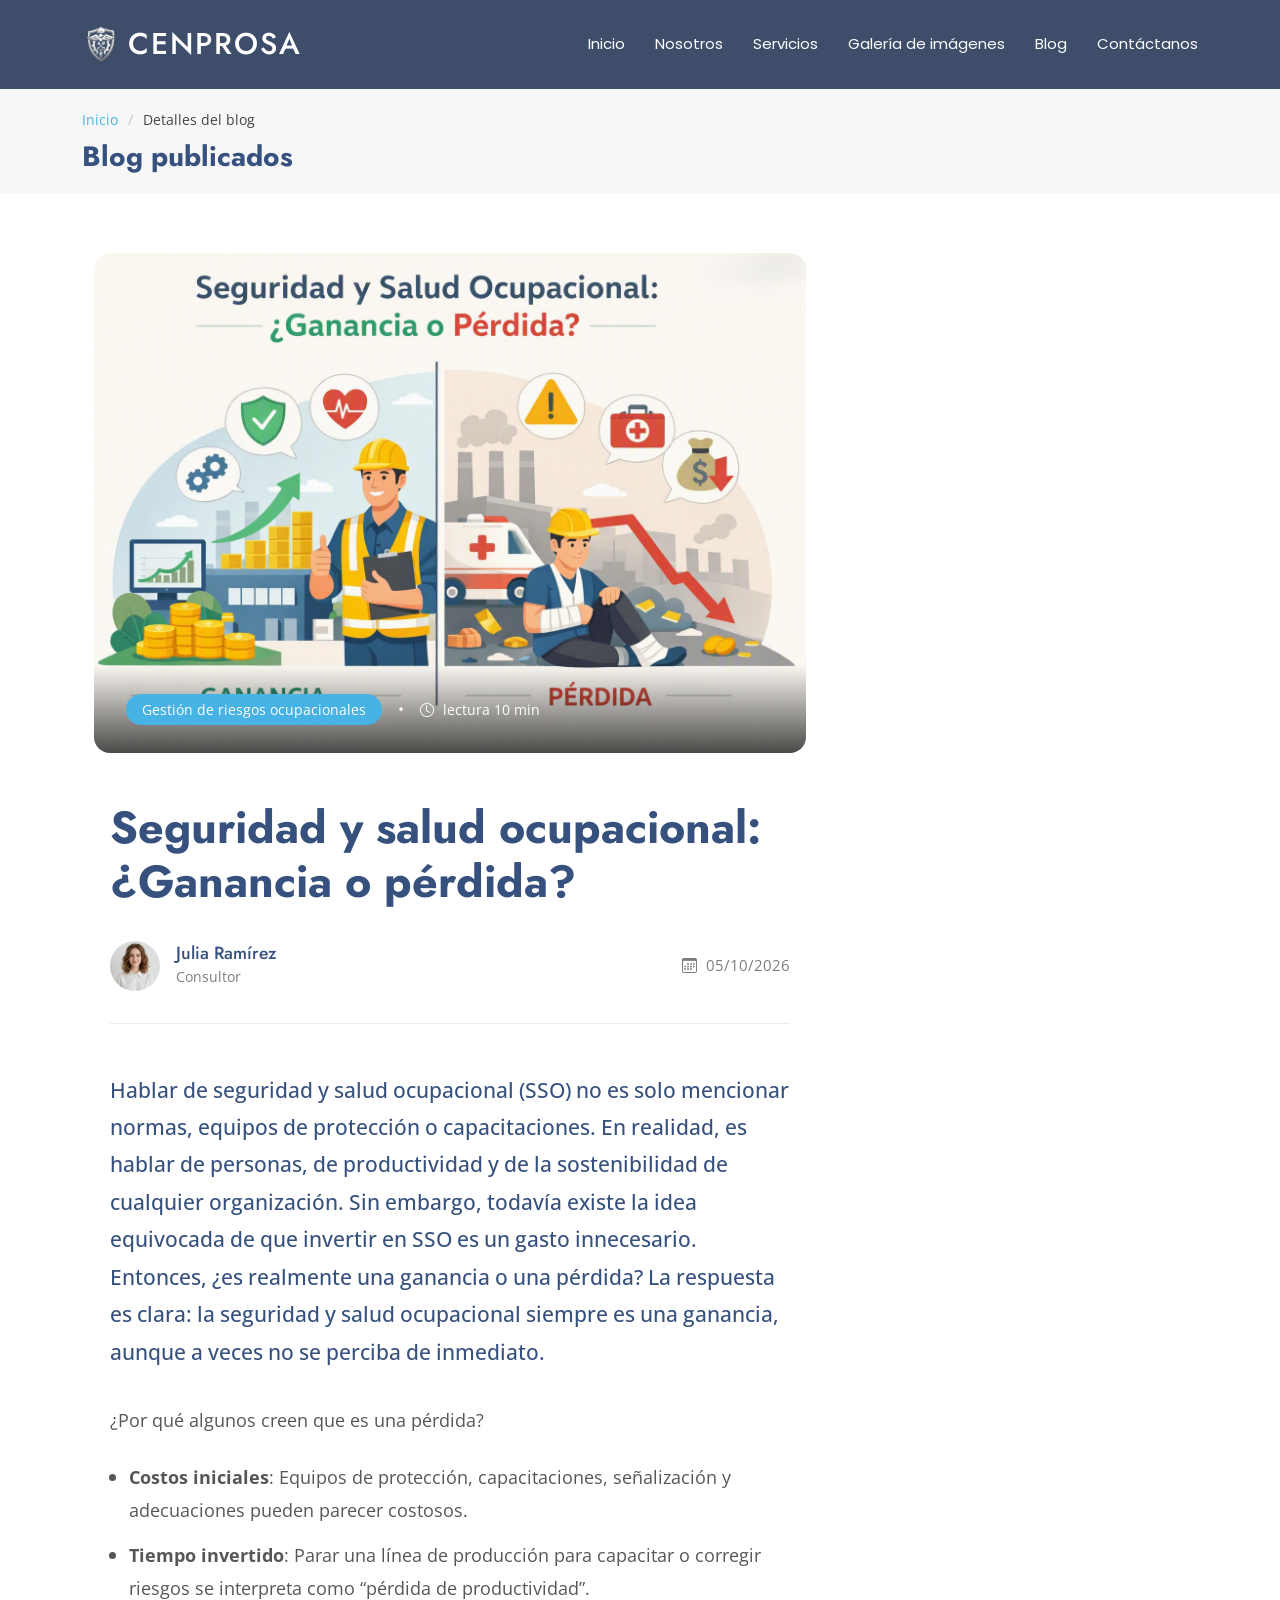
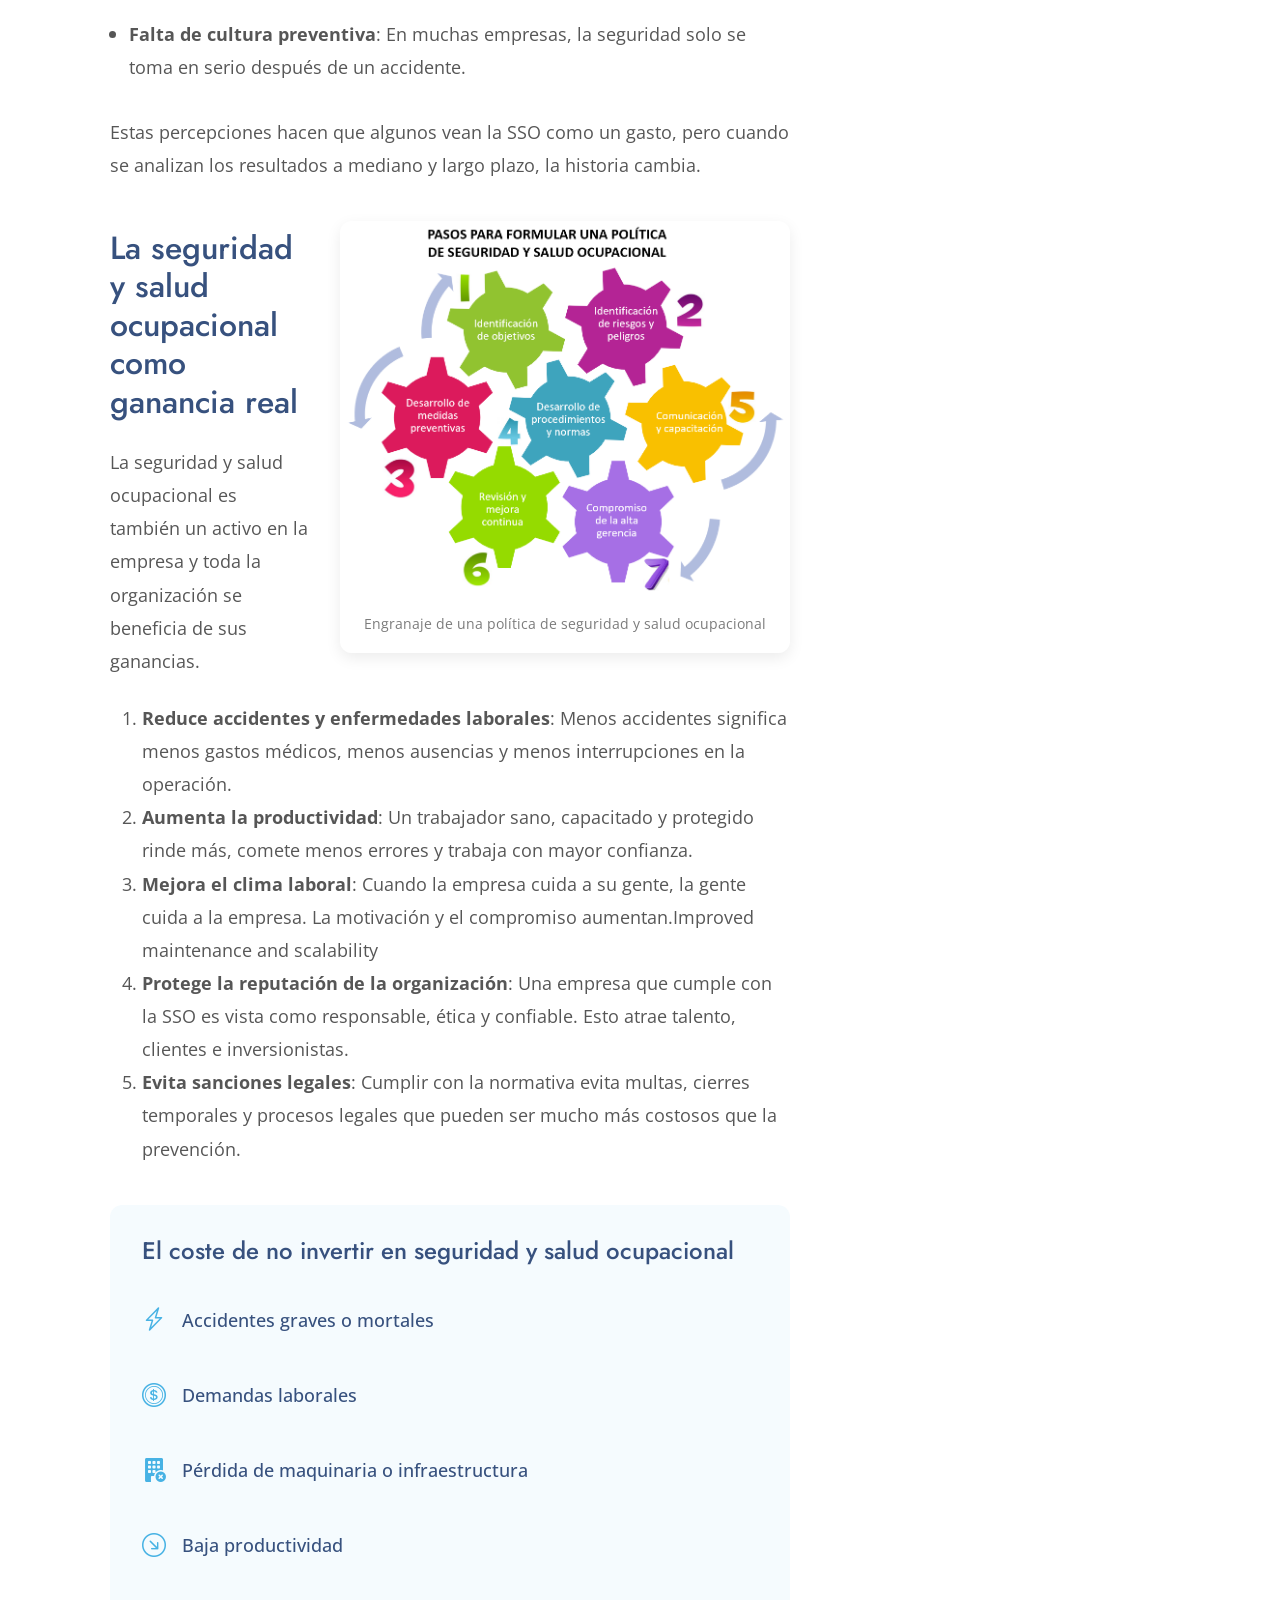
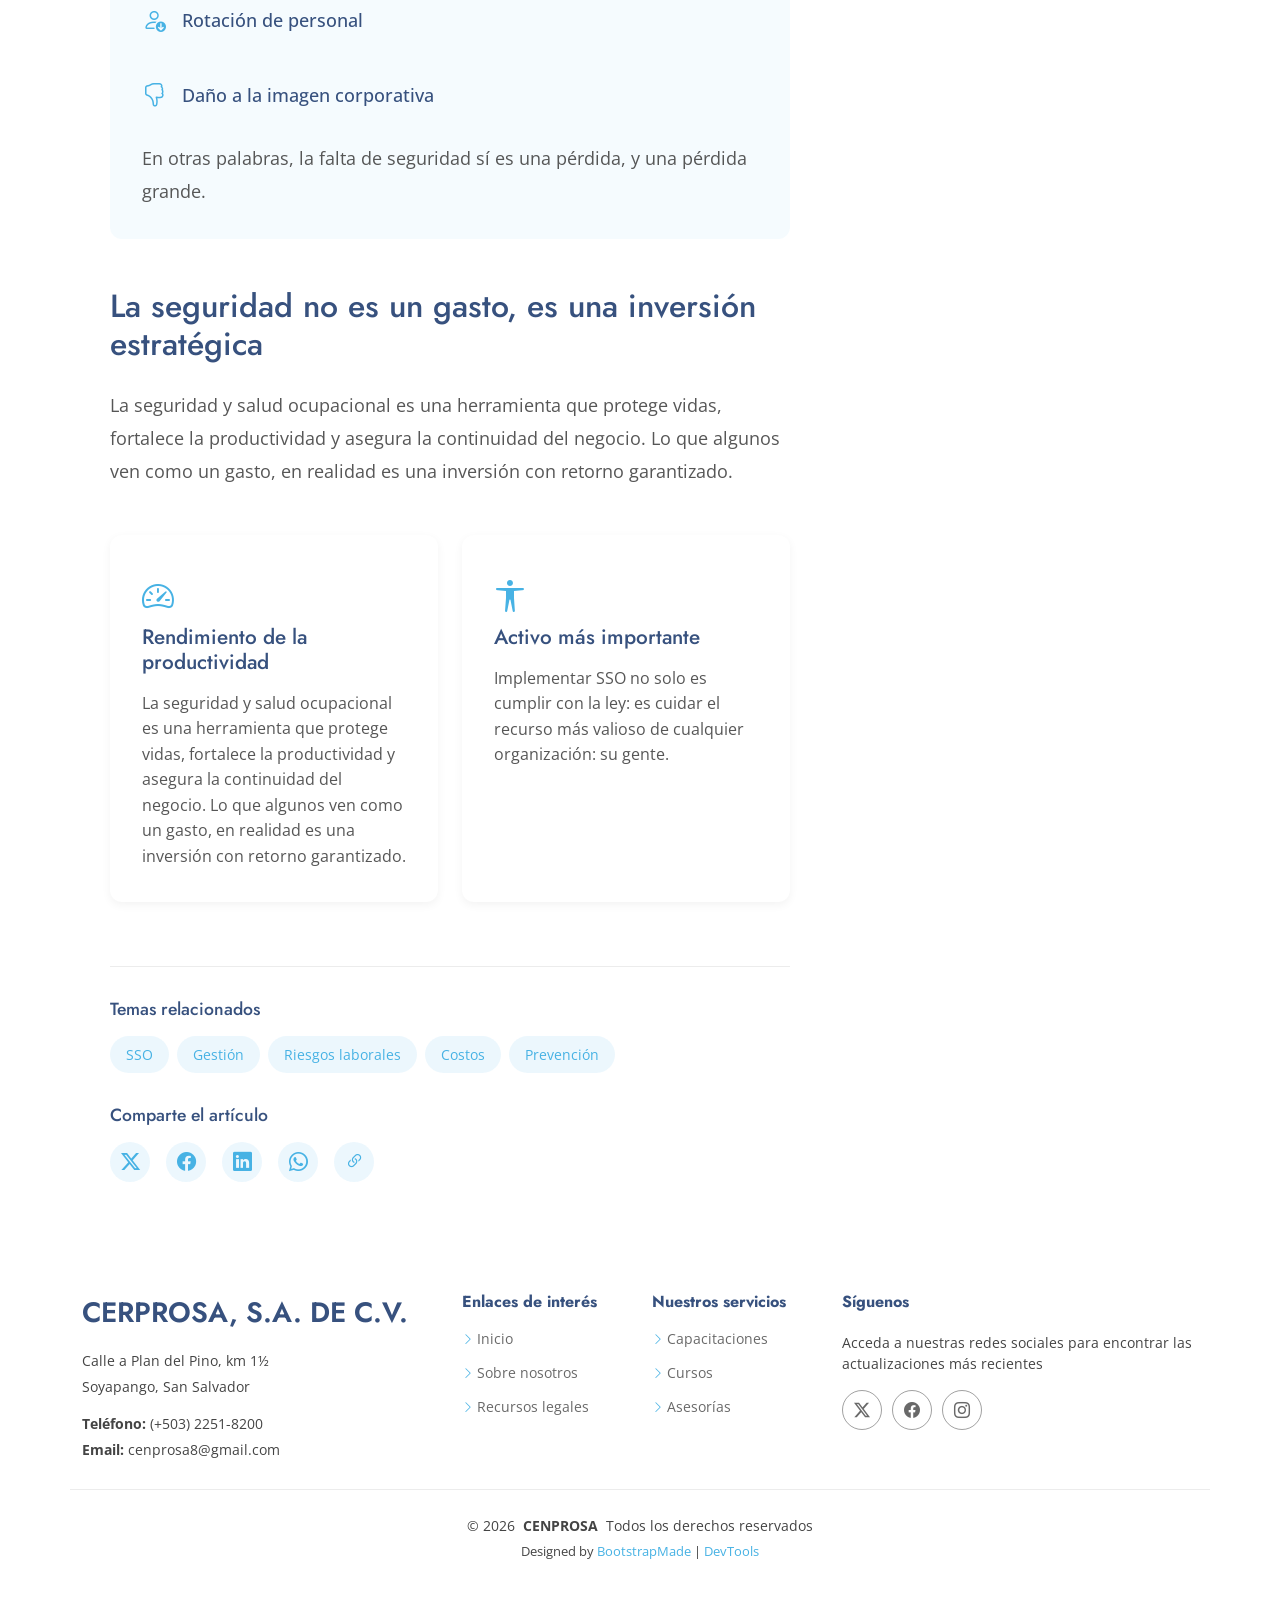
<file: blog-details.html>
<!DOCTYPE html>
<html lang="es">

<head>
  <meta charset="utf-8">
  <meta content="width=device-width, initial-scale=1.0" name="viewport">
  <title>CENPROSA S.A. de C.V.</title>
  <meta name="description" content="">
  <meta name="keywords" content="">

  <!-- Favicons -->
  <link href="assets/img/logotipo_CENPROSA.png" rel="icon">
  <link href="assets/img/apple-touch-icon_CENPROSA.png" rel="apple-touch-icon">

  <!-- Fonts -->
  <link href="https://fonts.googleapis.com" rel="preconnect">
  <link href="https://fonts.gstatic.com" rel="preconnect" crossorigin>
  <link href="https://fonts.googleapis.com/css2?family=Open+Sans:ital,wght@0,300;0,400;0,500;0,600;0,700;0,800;1,300;1,400;1,500;1,600;1,700;1,800&family=Poppins:ital,wght@0,100;0,200;0,300;0,400;0,500;0,600;0,700;0,800;0,900;1,100;1,200;1,300;1,400;1,500;1,600;1,700;1,800;1,900&family=Jost:ital,wght@0,100;0,200;0,300;0,400;0,500;0,600;0,700;0,800;0,900;1,100;1,200;1,300;1,400;1,500;1,600;1,700;1,800;1,900&display=swap" rel="stylesheet">

  <!-- Vendor CSS Files -->
  <link href="assets/vendor/bootstrap/css/bootstrap.min.css" rel="stylesheet">
  <link href="assets/vendor/bootstrap-icons/bootstrap-icons.css" rel="stylesheet">
  <link href="assets/vendor/aos/aos.css" rel="stylesheet">
  <link href="assets/vendor/glightbox/css/glightbox.min.css" rel="stylesheet">
  <link href="assets/vendor/swiper/swiper-bundle.min.css" rel="stylesheet">

  <!-- Main CSS File -->
  <link href="assets/css/main.css" rel="stylesheet">

  <!-- =======================================================
  * Template Name: Arsha
  * Template URL: https://bootstrapmade.com/arsha-free-bootstrap-html-template-corporate/
  * Updated: Feb 22 2025 with Bootstrap v5.3.3
  * Author: BootstrapMade.com
  * License: https://bootstrapmade.com/license/
  ======================================================== -->
</head>

<body class="blog-details-page">

  <header id="header" class="header d-flex align-items-center sticky-top">
    <div class="container-fluid container-xl position-relative d-flex align-items-center">

      <a href="index.html" class="logo d-flex align-items-center me-auto">
        <!-- Uncomment the line below if you also wish to use an image logo -->
        <img src="assets/img/logotipo_CENPROSA.png" alt="">
        <h1 class="sitename">CENPROSA</h1>
      </a>

      <nav id="navmenu" class="navmenu">
        <ul>
          <li><a href="index.html">Inicio</a></li>
          <li><a href="index.html#about">Nosotros</a></li>
          <li><a href="index.html#services">Servicios</a></li>
          <li><a href="index.html#portfolio">Galería de imágenes</a></li>
          <!-- <li><a href="#team">Team</a></li> -->
          <!-- <li><a href="#pricing">Pricing</a></li> -->
          <li><a href="blog.html">Blog</a></li>
          <!-- <li class="dropdown"><a href="#"><span>Dropdown</span> <i class="bi bi-chevron-down toggle-dropdown"></i></a>
            <ul>
              <li><a href="#">Dropdown 1</a></li>
              <li class="dropdown"><a href="#"><span>Deep Dropdown</span> <i class="bi bi-chevron-down toggle-dropdown"></i></a>
                <ul>
                  <li><a href="#">Deep Dropdown 1</a></li>
                  <li><a href="#">Deep Dropdown 2</a></li>
                  <li><a href="#">Deep Dropdown 3</a></li>
                  <li><a href="#">Deep Dropdown 4</a></li>
                  <li><a href="#">Deep Dropdown 5</a></li>
                </ul>
              </li>
              <li><a href="#">Dropdown 2</a></li>
              <li><a href="#">Dropdown 3</a></li>
              <li><a href="#">Dropdown 4</a></li>
            </ul>
          </li> -->
          <li><a href="index.html#contact">Contáctanos</a></li>
        </ul>
        <i class="mobile-nav-toggle d-xl-none bi bi-list"></i>
      </nav>

      <!-- <a class="btn-getstarted" href="#about">Get Started</a> -->

    </div>
  </header>

  <main class="main">

    <!-- Page Title -->
    <div class="page-title" data-aos="fade">
      <div class="container">
        <nav class="breadcrumbs">
          <ol>
            <li><a href="index.html">Inicio</a></li>
            <li class="current">Detalles del blog</li>
          </ol>
        </nav>
        <h1>Blog publicados</h1>
      </div>
    </div><!-- End Page Title -->

    <div class="container">
      <div class="row">

        <div class="col-lg-8">

          <!-- Blog Details Section -->
          <section id="blog-details" class="blog-details section">
            <div class="container" data-aos="fade-up">

              <article class="article">

                <div class="hero-img" data-aos="zoom-in">
                  <img src="assets/img/blog/blog1_CENPROSA.png" alt="Featured blog image" class="img-fluid" loading="lazy">
                  <div class="meta-overlay">
                    <div class="meta-categories">
                      <a href="#" class="category">Gestión de riesgos ocupacionales</a>
                      <span class="divider">•</span>
                      <span class="reading-time"><i class="bi bi-clock"></i> lectura 10 min</span>
                    </div>
                  </div>
                </div>

                <div class="article-content" data-aos="fade-up" data-aos-delay="100">
                  <div class="content-header">
                    <h1 class="title">Seguridad y salud ocupacional: ¿Ganancia o pérdida?</h1>

                    <div class="author-info">
                      <div class="author-details">
                        <img src="assets/img/person/person-f-8.webp" alt="Author" class="author-img">
                        <div class="info">
                          <h4>Julia Ramírez</h4>
                          <span class="role">Consultor</span>
                        </div>
                      </div>
                      <div class="post-meta">
                        <span class="date"><i class="bi bi-calendar3"></i> 05/10/2026</span>
                      </div>
                    </div>
                  </div>

                  <div class="content">
                    <p class="lead">
                      Hablar de seguridad y salud ocupacional (SSO) no es solo mencionar normas, equipos de protección o capacitaciones. En realidad, es hablar de personas, de productividad y de la sostenibilidad de cualquier organización. Sin embargo, todavía existe la idea equivocada de que invertir en SSO es un gasto innecesario. Entonces, ¿es realmente una ganancia o una pérdida? La respuesta es clara: la seguridad y salud ocupacional siempre es una ganancia, aunque a veces no se perciba de inmediato.
                    </p>

                    <p>
                      ¿Por qué algunos creen que es una pérdida? 
                      <ul>
                        <li><b>Costos iniciales</b>: Equipos de protección, capacitaciones, señalización y adecuaciones pueden parecer costosos.</li>
                        <li><b>Tiempo invertido</b>: Parar una línea de producción para capacitar o corregir riesgos se interpreta como “pérdida de productividad”.</li>
                        <li><b>Falta de cultura preventiva</b>: En muchas empresas, la seguridad solo se toma en serio después de un accidente.</li> 
                      </ul>
                        Estas percepciones hacen que algunos vean la SSO como un gasto, pero cuando se analizan los resultados a mediano y largo plazo, la historia cambia.
                    </p>

                    <div class="content-image right-aligned">
                      <img src="assets/img/blog/blog1.1_CENPROSA.png" class="img-fluid" alt="Modern web development tools" loading="lazy">
                      <figcaption>Engranaje de una política de seguridad y salud ocupacional</figcaption>
                    </div>

                    <h2>La seguridad y salud ocupacional como ganancia real</h2>
                    <p>
                      La seguridad y salud ocupacional es también un activo en la empresa y toda la organización se beneficia de sus ganancias.
                    </p>
                    <ol>
                      <li><b>Reduce accidentes y enfermedades laborales</b>: Menos accidentes significa menos gastos médicos, menos ausencias y menos interrupciones en la operación.</li>
                      <li><b>Aumenta la productividad</b>: Un trabajador sano, capacitado y protegido rinde más, comete menos errores y trabaja con mayor confianza.</li>
                      <li><b>Mejora el clima laboral</b>: Cuando la empresa cuida a su gente, la gente cuida a la empresa. La motivación y el compromiso aumentan.Improved maintenance and scalability</li>
                      <li><b>Protege la reputación de la organización</b>: Una empresa que cumple con la SSO es vista como responsable, ética y confiable. Esto atrae talento, clientes e inversionistas.</li>
                      <li><b>Evita sanciones legales</b>: Cumplir con la normativa evita multas, cierres temporales y procesos legales que pueden ser mucho más costosos que la prevención.</li>
                    </ol>

                    <div class="highlight-box">
                      <h3>El coste de no invertir en seguridad y salud ocupacional</h3>
                      <ul class="trend-list">
                        <li>
                          <i class="bi bi-lightning-charge"></i>
                          <span>Accidentes graves o mortales</span>
                        </li>
                        <li>
                          <i class="bi bi-coin"></i>
                          <span>Demandas laborales</span>
                        </li>
                        <li>
                          <i class="bi bi-building-fill-x"></i>
                          <span>Pérdida de maquinaria o infraestructura</span>
                        </li>
                        <li>
                          <i class="bi bi-arrow-down-right-circle"></i>
                          <span>Baja productividad</span>
                        </li>
                        <li>
                          <i class="bi bi-person-down"></i>
                          <span>Rotación de personal</span>
                        </li>
                        <li>
                          <i class="bi bi-hand-thumbs-down"></i>
                          <span>Daño a la imagen corporativa</span>
                        </li>
                      </ul>
                      En otras palabras, la falta de seguridad sí es una pérdida, y una pérdida grande.
                    </div>

                    <h2>La seguridad no es un gasto, es una inversión estratégica</h2>
                    <p>
                      La seguridad y salud ocupacional es una herramienta que protege vidas, fortalece la productividad y asegura la continuidad del negocio. Lo que algunos ven como un gasto, en realidad es una inversión con retorno garantizado.
                    </p>

                    <div class="content-grid">
                      <div class="row g-4">
                        <div class="col-md-6">
                          <div class="info-card">
                            <i class="bi bi-speedometer2"></i>
                            <h4>Rendimiento de la productividad</h4>
                            <p>La seguridad y salud ocupacional es una herramienta que protege vidas, fortalece la productividad y asegura la continuidad del negocio. Lo que algunos ven como un gasto, en realidad es una inversión con retorno garantizado.</p>
                          </div>
                        </div>
                        <div class="col-md-6">
                          <div class="info-card">
                            <i class="bi bi-universal-access"></i>
                            <h4>Activo más importante</h4>
                            <p>Implementar SSO no solo es cumplir con la ley: es cuidar el recurso más valioso de cualquier organización: su gente.</p>
                          </div>
                        </div>
                      </div>
                    </div>

                  </div>

                  <div class="meta-bottom">
                    <div class="tags-section">
                      <h4>Temas relacionados</h4>
                      <div class="tags">
                        <a href="#" class="tag">SSO</a>
                        <a href="#" class="tag">Gestión</a>
                        <a href="#" class="tag">Riesgos laborales</a>
                        <a href="#" class="tag">Costos</a>
                        <a href="#" class="tag">Prevención</a>
                      </div>
                    </div>

                    <div class="share-section">
                      <h4>Comparte el artículo</h4>
                      <div class="social-links">
                        <a href="#" class="twitter"><i class="bi bi-twitter-x"></i></a>
                        <a href="#" class="facebook"><i class="bi bi-facebook"></i></a>
                        <a href="#" class="linkedin"><i class="bi bi-linkedin"></i></a>
                        <a href="#" class="whatsapp"><i class="bi bi-whatsapp"></i></a>
                        <a href="#" class="copy-link" title="Copy Link"><i class="bi bi-link-45deg"></i></a>
                      </div>
                    </div>
                  </div>
                </div>

              </article>

            </div>
          </section><!-- /Blog Details Section -->

      </div>
    </div>

  </main>

  <footer id="footer" class="footer">

    <div class="container footer-top">
      <div class="row gy-4">
        <div class="col-lg-4 col-md-6 footer-about">
          <a href="index.html" class="d-flex align-items-center">
            <span class="sitename">CERPROSA, S.A. de C.V.</span>
          </a>
          <div class="footer-contact pt-3">
            <p>Calle a Plan del Pino, km 1½</p>
            <p>Soyapango, San Salvador</p>
            <p class="mt-3"><strong>Teléfono:</strong> <span>(+503) 2251-8200</span></p>
            <p><strong>Email:</strong> <span>cenprosa8@gmail.com</span></p>
          </div>
        </div>

        <div class="col-lg-2 col-md-3 footer-links">
          <h4>Enlaces de interés</h4>
          <ul>
            <li><i class="bi bi-chevron-right"></i> <a href="index.html">Inicio</a></li>
            <li><i class="bi bi-chevron-right"></i> <a href="index.html#about">Sobre nosotros</a></li>
            <li><i class="bi bi-chevron-right"></i> <a href="servicios.html#recursos-legales"">Recursos legales</a></li>
          </ul>
        </div>

        <div class="col-lg-2 col-md-3 footer-links">
          <h4>Nuestros servicios</h4>
          <ul>
            <li><i class="bi bi-chevron-right"></i> <a href="servicios.html#capacitaciones">Capacitaciones</a></li>
            <li><i class="bi bi-chevron-right"></i> <a href="servicios.html#cursos">Cursos</a></li>
            <li><i class="bi bi-chevron-right"></i> <a href="servicios.html#asesorias">Asesorías</a></li>
          </ul>
        </div>

        <div class="col-lg-4 col-md-12">
          <h4>Síguenos</h4>
          <p>Acceda a nuestras redes sociales para encontrar las actualizaciones más recientes</p>
          <div class="social-links d-flex">
            <a href="https://x.com/cenprosa_"><i class="bi bi-twitter-x"></i></a>
            <a href="https://www.facebook.com/profile.php?id=61593411404104"><i class="bi bi-facebook"></i></a>
            <a href="https://www.instagram.com/cenprosa/"><i class="bi bi-instagram"></i></a>
            <!-- <a href=""><i class="bi bi-whatsapp"></i></a> -->
          </div>
        </div>

      </div>
    </div>

    <div class="container copyright text-center mt-4">
      <p>© <span>2026</span> <strong class="px-1 sitename">CENPROSA</strong> <span>Todos los derechos reservados</span></p>
      <div class="credits">
        <!-- All the links in the footer should remain intact. -->
        <!-- You can delete the links only if you've purchased the pro version. -->
        <!-- Licensing information: https://bootstrapmade.com/license/ -->
        <!-- Purchase the pro version with working PHP/AJAX contact form: [buy-url] -->
        Designed by <a href="https://bootstrapmade.com/">BootstrapMade</a> | <a href="https://bootstrapmade.com/tools/">DevTools</a>
      </div>
    </div>

  </footer>

  <!-- Scroll Top -->
  <a href="#" id="scroll-top" class="scroll-top d-flex align-items-center justify-content-center"><i class="bi bi-arrow-up-short"></i></a>

  <!-- Preloader -->
  <div id="preloader"></div>

  <!-- Vendor JS Files -->
  <script src="assets/vendor/bootstrap/js/bootstrap.bundle.min.js"></script>
  <script src="assets/vendor/php-email-form/validate.js"></script>
  <script src="assets/vendor/aos/aos.js"></script>
  <script src="assets/vendor/glightbox/js/glightbox.min.js"></script>
  <script src="assets/vendor/swiper/swiper-bundle.min.js"></script>
  <script src="assets/vendor/waypoints/noframework.waypoints.js"></script>
  <script src="assets/vendor/imagesloaded/imagesloaded.pkgd.min.js"></script>
  <script src="assets/vendor/isotope-layout/isotope.pkgd.min.js"></script>

  <!-- Main JS File -->
  <script src="assets/js/main.js"></script>

</body>

</html>
</file>
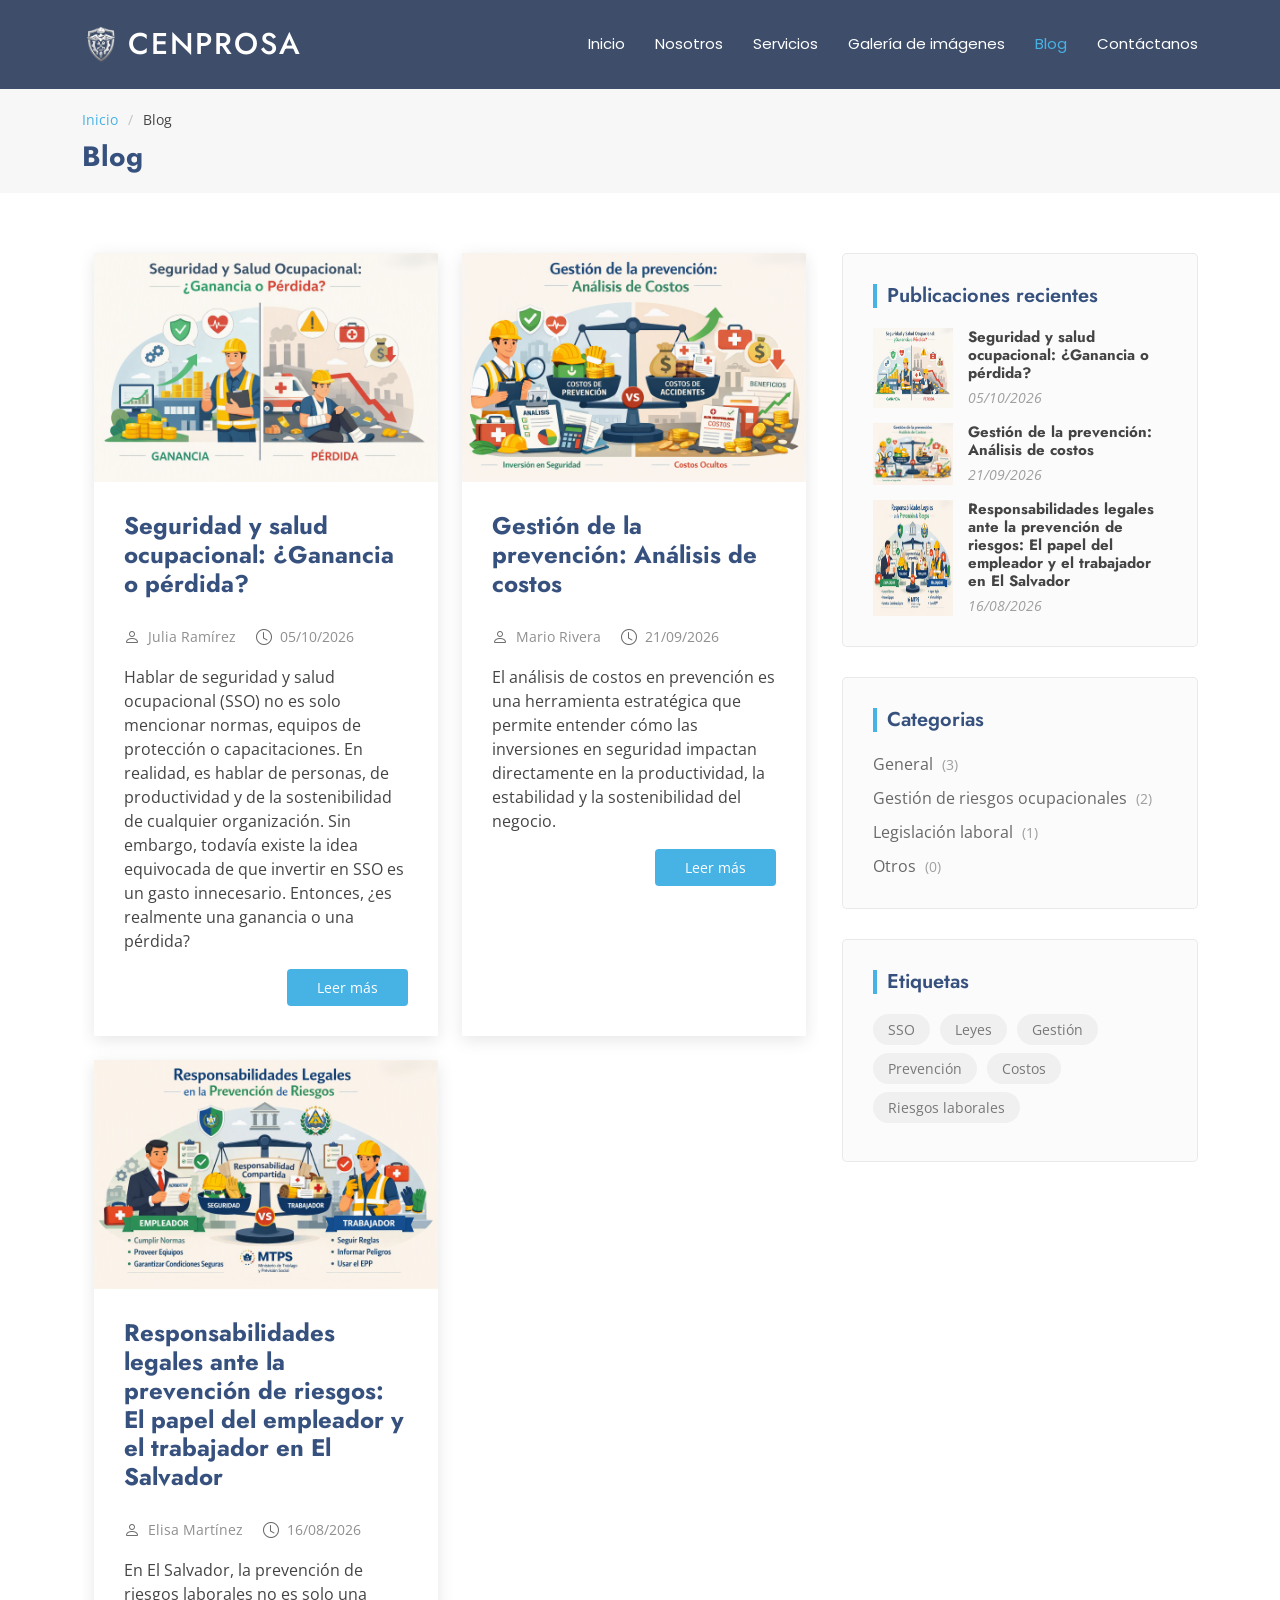
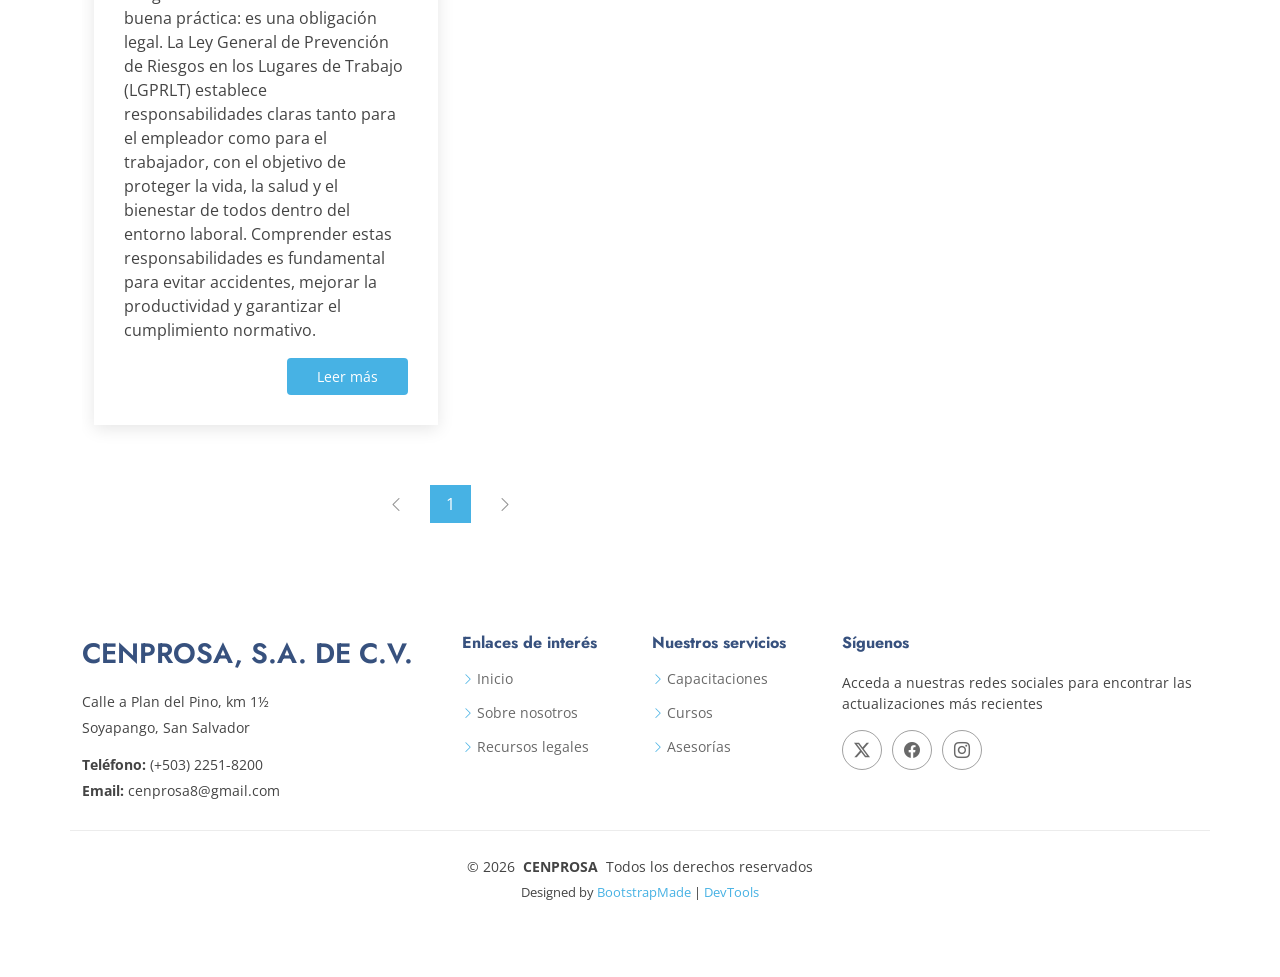
<file: blog.html>
<!DOCTYPE html>
<html lang="es">

<head>
  <meta charset="utf-8">
  <meta content="width=device-width, initial-scale=1.0" name="viewport">
  <title>CENPROSA S.A. de C.V.</title>
  <meta name="description" content="">
  <meta name="keywords" content="">

  <!-- Favicons -->
  <link href="assets/img/logotipo_CENPROSA.png" rel="icon">
  <link href="assets/img/apple-touch-icon_CENPROSA.png" rel="apple-touch-icon">

  <!-- Fonts -->
  <link href="https://fonts.googleapis.com" rel="preconnect">
  <link href="https://fonts.gstatic.com" rel="preconnect" crossorigin>
  <link href="https://fonts.googleapis.com/css2?family=Open+Sans:ital,wght@0,300;0,400;0,500;0,600;0,700;0,800;1,300;1,400;1,500;1,600;1,700;1,800&family=Poppins:ital,wght@0,100;0,200;0,300;0,400;0,500;0,600;0,700;0,800;0,900;1,100;1,200;1,300;1,400;1,500;1,600;1,700;1,800;1,900&family=Jost:ital,wght@0,100;0,200;0,300;0,400;0,500;0,600;0,700;0,800;0,900;1,100;1,200;1,300;1,400;1,500;1,600;1,700;1,800;1,900&display=swap" rel="stylesheet">

  <!-- Vendor CSS Files -->
  <link href="assets/vendor/bootstrap/css/bootstrap.min.css" rel="stylesheet">
  <link href="assets/vendor/bootstrap-icons/bootstrap-icons.css" rel="stylesheet">
  <link href="assets/vendor/aos/aos.css" rel="stylesheet">
  <link href="assets/vendor/glightbox/css/glightbox.min.css" rel="stylesheet">
  <link href="assets/vendor/swiper/swiper-bundle.min.css" rel="stylesheet">

  <!-- Main CSS File -->
  <link href="assets/css/main.css" rel="stylesheet">

  <!-- =======================================================
  * Template Name: Arsha
  * Template URL: https://bootstrapmade.com/arsha-free-bootstrap-html-template-corporate/
  * Updated: Feb 22 2025 with Bootstrap v5.3.3
  * Author: BootstrapMade.com
  * License: https://bootstrapmade.com/license/
  ======================================================== -->
</head>

<body class="blog-page">

  <header id="header" class="header d-flex align-items-center sticky-top">
    <div class="container-fluid container-xl position-relative d-flex align-items-center">

      <a href="index.html" class="logo d-flex align-items-center me-auto">
        <!-- Uncomment the line below if you also wish to use an image logo -->
        <img src="assets/img/logotipo_CENPROSA.png" alt="">
        <h1 class="sitename">CENPROSA</h1>
      </a>

      <nav id="navmenu" class="navmenu">
        <ul>
          <li><a href="index.html">Inicio</a></li>
          <li><a href="index.html#about">Nosotros</a></li>
          <li><a href="index.html#services">Servicios</a></li>
          <li><a href="index.html#portfolio">Galería de imágenes</a></li>
          <!-- <li><a href="#team">Team</a></li> -->
          <!-- <li><a href="#pricing">Pricing</a></li> -->
          <li><a href="blog.html" class="active">Blog</a></li>
          <!-- <li class="dropdown"><a href="#"><span>Dropdown</span> <i class="bi bi-chevron-down toggle-dropdown"></i></a>
            <ul>
              <li><a href="#">Dropdown 1</a></li>
              <li class="dropdown"><a href="#"><span>Deep Dropdown</span> <i class="bi bi-chevron-down toggle-dropdown"></i></a>
                <ul>
                  <li><a href="#">Deep Dropdown 1</a></li>
                  <li><a href="#">Deep Dropdown 2</a></li>
                  <li><a href="#">Deep Dropdown 3</a></li>
                  <li><a href="#">Deep Dropdown 4</a></li>
                  <li><a href="#">Deep Dropdown 5</a></li>
                </ul>
              </li>
              <li><a href="#">Dropdown 2</a></li>
              <li><a href="#">Dropdown 3</a></li>
              <li><a href="#">Dropdown 4</a></li>
            </ul>
          </li> -->
          <li><a href="index.html#contact">Contáctanos</a></li>
        </ul>
        <i class="mobile-nav-toggle d-xl-none bi bi-list"></i>
      </nav>

      <!-- <a class="btn-getstarted" href="#about">Get Started</a> -->

    </div>
  </header>

  <main class="main">

    <!-- Page Title -->
    <div class="page-title" data-aos="fade">
      <div class="container">
        <nav class="breadcrumbs">
          <ol>
            <li><a href="index.html">Inicio</a></li>
            <li class="current">Blog</li>
          </ol>
        </nav>
        <h1>Blog</h1>
      </div>
    </div><!-- End Page Title -->

    <div class="container">
      <div class="row">

        <div class="col-lg-8">

          <!-- Blog Posts Section -->
          <section id="blog-posts" class="blog-posts section">

            <div class="container" data-aos="fade-up" data-aos-delay="100">

              <div class="row gy-4">

                <div class="col-lg-6">
                  <article>

                    <div class="post-img">
                      <img src="assets/img/blog/blog1_CENPROSA.png" alt="" class="img-fluid">
                    </div>

                    <h2 class="title">
                      <a href="blog-details.html">Seguridad y salud ocupacional: ¿Ganancia o pérdida?</a>
                    </h2>

                    <div class="meta-top">
                      <ul>
                        <li class="d-flex align-items-center"><i class="bi bi-person"></i> <a href="blog-details.html">Julia Ramírez</a></li>
                        <li class="d-flex align-items-center"><i class="bi bi-clock"></i> <a href="blog-details.html"><time datetime="2026-10-05">05/10/2026</time></a></li>
                        <!-- <li class="d-flex align-items-center"><i class="bi bi-chat-dots"></i> <a href="blog-details.html">12 Comments</a></li> -->
                      </ul>
                    </div>

                    <div class="content">
                      <p>
                        Hablar de seguridad y salud ocupacional (SSO) no es solo mencionar normas, equipos de protección o capacitaciones. En realidad, es hablar de personas, de productividad y de la sostenibilidad de cualquier organización. Sin embargo, todavía existe la idea equivocada de que invertir en SSO es un gasto innecesario. Entonces, ¿es realmente una ganancia o una pérdida?
                        
                      </p>

                      <div class="read-more">
                        <a href="blog-details.html">Leer más</a>
                      </div>
                    </div>

                  </article>
                </div><!-- End post list item -->

                <div class="col-lg-6">

                  <article>

                    <div class="post-img">
                      <img src="assets/img/blog/blog2_CENPROSA.png" alt="" class="img-fluid">
                    </div>

                    <h2 class="title">
                      <a href="blog-details(2).html">Gestión de la prevención: Análisis de costos</a>
                    </h2>

                    <div class="meta-top">
                      <ul>
                        <li class="d-flex align-items-center"><i class="bi bi-person"></i> <a href="blog-details.html">Mario Rivera</a></li>
                        <li class="d-flex align-items-center"><i class="bi bi-clock"></i> <a href="blog-details.html"><time datetime="2026-09-11">21/09/2026</time></a></li>
                        <!-- <li class="d-flex align-items-center"><i class="bi bi-chat-dots"></i> <a href="blog-details.html">12 Comments</a></li> -->
                      </ul>
                    </div>

                    <div class="content">
                      <p>
                        El análisis de costos en prevención es una herramienta estratégica que permite entender cómo las inversiones en seguridad impactan directamente en la productividad, la estabilidad y la sostenibilidad del negocio.
                      </p>
                      <div class="read-more">
                        <a href="blog-details(2).html">Leer más</a>
                      </div>
                    </div>

                  </article>

                </div><!-- End post list item -->

                <div class="col-lg-6">

                  <article>

                    <div class="post-img">
                      <img src="assets/img/blog/blog3_CENPROSA.png" alt="" class="img-fluid">
                    </div>

                    <h2 class="title">
                      <a href="blog-details(3).html">Responsabilidades legales ante la prevención de riesgos: El papel del empleador y el trabajador en El Salvador</a>
                    </h2>

                    <div class="meta-top">
                      <ul>
                        <li class="d-flex align-items-center"><i class="bi bi-person"></i> <a href="blog-details.html">Elisa Martínez</a></li>
                        <li class="d-flex align-items-center"><i class="bi bi-clock"></i> <a href="blog-details.html"><time datetime="2026-08-16">16/08/2026</time></a></li>
                        <!-- <li class="d-flex align-items-center"><i class="bi bi-chat-dots"></i> <a href="blog-details.html">12 Comments</a></li> -->
                      </ul>
                    </div>

                    <div class="content">
                      <p>
                        En El Salvador, la prevención de riesgos laborales no es solo una buena práctica: es una obligación legal. La Ley General de Prevención de Riesgos en los Lugares de Trabajo (LGPRLT) establece responsabilidades claras tanto para el empleador como para el trabajador, con el objetivo de proteger la vida, la salud y el bienestar de todos dentro del entorno laboral. Comprender estas responsabilidades es fundamental para evitar accidentes, mejorar la productividad y garantizar el cumplimiento normativo.
                      </p>
                      <div class="read-more">
                        <a href="blog-details(3).html">Leer más</a>
                      </div>
                    </div>

                  </article>

                </div><!-- End post list item -->


              </div><!-- End blog posts list -->

            </div>

          </section><!-- /Blog Posts Section -->

          <!-- Pagination 2 Section -->
          <section id="pagination-2" class="pagination-2 section">

            <div class="container">
              <div class="d-flex justify-content-center">
                <ul>
                  <li><a href="#"><i class="bi bi-chevron-left"></i></a></li>
                  <li><a href="#" class="active">1</a></li>
                  <!-- <li><a href="#">2</a></li>
                  <li><a href="#">3</a></li>
                  <li><a href="#">4</a></li>
                  <li>...</li>
                  <li><a href="#">10</a></li> -->
                  <li><a href="#"><i class="bi bi-chevron-right"></i></a></li>
                </ul>
              </div>
            </div>

          </section><!-- /Pagination 2 Section -->

        </div>

        <div class="col-lg-4 sidebar">

          <div class="widgets-container" data-aos="fade-up" data-aos-delay="200">

            <!-- Search Widget -->
            <!-- <div class="search-widget widget-item">

              <h3 class="widget-title">Buscar</h3>
              <form action="">
                <input type="text">
                <button type="submit" title="Search"><i class="bi bi-search"></i></button>
              </form>-->

            </div><!--/Search Widget -->

            <!-- Recent Posts Widget -->
            <div class="recent-posts-widget widget-item">

              <h3 class="widget-title">Publicaciones recientes</h3>

              <div class="post-item">
                <img src="assets/img/blog/blog1_CENPROSA.png" alt="" class="flex-shrink-0">
                <div>
                  <h4><a href="blog-details.html">Seguridad y salud ocupacional: ¿Ganancia o pérdida?</a></h4>
                  <time datetime="2026-10-05">05/10/2026</time>
                </div>
              </div><!-- End recent post item-->

              <div class="post-item">
                <img src="assets/img/blog/blog2_CENPROSA.png" alt="" class="flex-shrink-0">
                <div>
                  <h4><a href="blog-details(2).html">Gestión de la prevención: Análisis de costos</a></h4>
                  <time datetime="2026-09-21">21/09/2026</time>
                </div>
              </div><!-- End recent post item-->

              <div class="post-item">
                <img src="assets/img/blog/blog3_CENPROSA.png" alt="" class="flex-shrink-0">
                <div>
                  <h4><a href="blog-details(3).html">Responsabilidades legales ante la prevención de riesgos: El papel del empleador y el trabajador en El Salvador</a></h4>
                  <time datetime="2026-08-16">16/08/2026</time>
                </div>
              </div><!-- End recent post item-->


            </div><!--/Recent Posts Widget -->

            <!-- Categories Widget -->
            <div class="categories-widget widget-item">

              <h3 class="widget-title">Categorias</h3>
              <ul class="mt-3">
                <li><a href="#">General <span>(3)</span></a></li>
                <li><a href="#">Gestión de riesgos ocupacionales <span>(2)</span></a></li>
                <li><a href="#">Legislación laboral <span>(1)</span></a></li>
                <li><a href="#">Otros <span>(0)</span></a></li>
              </ul>

            </div><!--/Categories Widget -->

            <!-- Tags Widget -->
            <div class="tags-widget widget-item">

              <h3 class="widget-title">Etiquetas</h3>
              <ul>
                <li><a href="#">SSO</a></li>
                <li><a href="#">Leyes</a></li>
                <li><a href="#">Gestión</a></li>
                <li><a href="#">Prevención</a></li>
                <li><a href="#">Costos</a></li>
                <li><a href="#">Riesgos laborales</a></li>
              </ul>

            </div><!--/Tags Widget -->

          </div>

        </div>

      </div>
    </div>

  </main>

  <footer id="footer" class="footer">

    <div class="container footer-top">
      <div class="row gy-4">
        <div class="col-lg-4 col-md-6 footer-about">
          <a href="index.html" class="d-flex align-items-center">
            <span class="sitename">CENPROSA, S.A. de C.V.</span>
          </a>
          <div class="footer-contact pt-3">
            <p>Calle a Plan del Pino, km 1½</p>
            <p>Soyapango, San Salvador</p>
            <p class="mt-3"><strong>Teléfono:</strong> <span>(+503) 2251-8200</span></p>
            <p><strong>Email:</strong> <span>cenprosa8@gmail.com</span></p>
          </div>
        </div>

        <div class="col-lg-2 col-md-3 footer-links">
          <h4>Enlaces de interés</h4>
          <ul>
            <li><i class="bi bi-chevron-right"></i> <a href="index.html">Inicio</a></li>
            <li><i class="bi bi-chevron-right"></i> <a href="index.html#about">Sobre nosotros</a></li>
            <li><i class="bi bi-chevron-right"></i> <a href="servicios.html#recursos-legales">Recursos legales</a></li>
          </ul>
        </div>

        <div class="col-lg-2 col-md-3 footer-links">
          <h4>Nuestros servicios</h4>
          <ul>
            <li><i class="bi bi-chevron-right"></i> <a href="servicios.html#capacitaciones">Capacitaciones</a></li>
            <li><i class="bi bi-chevron-right"></i> <a href="servicios.html#cursos">Cursos</a></li>
            <li><i class="bi bi-chevron-right"></i> <a href="servicios.html#asesorias">Asesorías</a></li>
          </ul>
        </div>

        <div class="col-lg-4 col-md-12">
          <h4>Síguenos</h4>
          <p>Acceda a nuestras redes sociales para encontrar las actualizaciones más recientes</p>
          <div class="social-links d-flex">
            <a href="https://x.com/cenprosa_"><i class="bi bi-twitter-x"></i></a>
            <a href="https://www.facebook.com/profile.php?id=61593411404104"><i class="bi bi-facebook"></i></a>
            <a href="https://www.instagram.com/cenprosa/"><i class="bi bi-instagram"></i></a>
            <!-- <a href=""><i class="bi bi-whatsapp"></i></a> -->
          </div>
        </div>

      </div>
    </div>

    <div class="container copyright text-center mt-4">
      <p>© <span>2026</span> <strong class="px-1 sitename">CENPROSA</strong> <span>Todos los derechos reservados</span></p>
      <div class="credits">
        <!-- All the links in the footer should remain intact. -->
        <!-- You can delete the links only if you've purchased the pro version. -->
        <!-- Licensing information: https://bootstrapmade.com/license/ -->
        <!-- Purchase the pro version with working PHP/AJAX contact form: [buy-url] -->
        Designed by <a href="https://bootstrapmade.com/">BootstrapMade</a> | <a href="https://bootstrapmade.com/tools/">DevTools</a>
      </div>
    </div>

  </footer>

  <!-- Scroll Top -->
  <a href="#" id="scroll-top" class="scroll-top d-flex align-items-center justify-content-center"><i class="bi bi-arrow-up-short"></i></a>

  <!-- Preloader -->
  <div id="preloader"></div>

  <!-- Vendor JS Files -->
  <script src="assets/vendor/bootstrap/js/bootstrap.bundle.min.js"></script>
  <script src="assets/vendor/php-email-form/validate.js"></script>
  <script src="assets/vendor/aos/aos.js"></script>
  <script src="assets/vendor/glightbox/js/glightbox.min.js"></script>
  <script src="assets/vendor/swiper/swiper-bundle.min.js"></script>
  <script src="assets/vendor/waypoints/noframework.waypoints.js"></script>
  <script src="assets/vendor/imagesloaded/imagesloaded.pkgd.min.js"></script>
  <script src="assets/vendor/isotope-layout/isotope.pkgd.min.js"></script>

  <!-- Main JS File -->
  <script src="assets/js/main.js"></script>

</body>

</html>
</file>
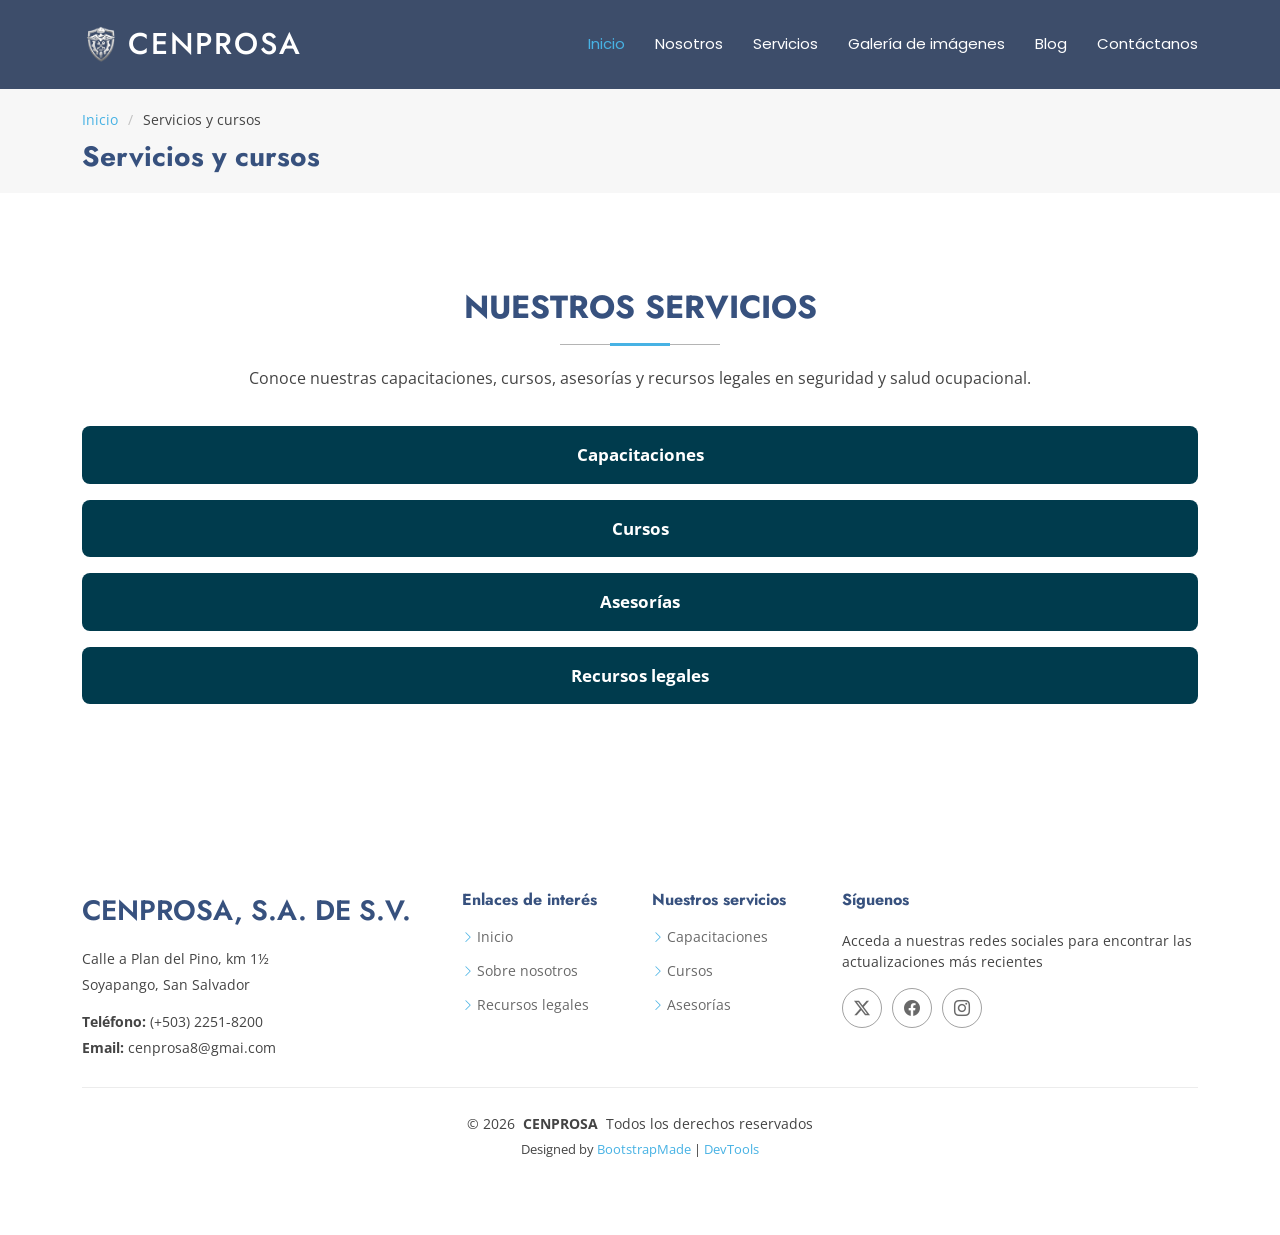
<file: servicios.html>
<!DOCTYPE html>
<html lang="es">

<head>
  <meta charset="utf-8">
  <meta content="width=device-width, initial-scale=1.0" name="viewport">
 <title>Servicios y Cursos | CENPROSA</title>

<meta name="description"
      content="Conoce las capacitaciones, cursos y asesorías de CENPROSA en seguridad y salud ocupacional.">

<meta name="keywords"
      content="CENPROSA, cursos, capacitaciones, seguridad ocupacional">

  <!-- Favicons -->
  <link href="assets/img/logotipo_CENPROSA.png" rel="icon">
  <link href="assets/img/apple-touch-icon_CENPROSA.png" rel="apple-touch-icon">

  <!-- Fonts -->
  <link href="https://fonts.googleapis.com" rel="preconnect">
  <link href="https://fonts.gstatic.com" rel="preconnect" crossorigin>
  <link href="https://fonts.googleapis.com/css2?family=Open+Sans:ital,wght@0,300;0,400;0,500;0,600;0,700;0,800;1,300;1,400;1,500;1,600;1,700;1,800&family=Poppins:ital,wght@0,100;0,200;0,300;0,400;0,500;0,600;0,700;0,800;0,900;1,100;1,200;1,300;1,400;1,500;1,600;1,700;1,800;1,900&family=Jost:ital,wght@0,100;0,200;0,300;0,400;0,500;0,600;0,700;0,800;0,900;1,100;1,200;1,300;1,400;1,500;1,600;1,700;1,800;1,900&display=swap" rel="stylesheet">

  <!-- Vendor CSS Files -->
  <link href="assets/vendor/bootstrap/css/bootstrap.min.css" rel="stylesheet">
  <link href="assets/vendor/bootstrap-icons/bootstrap-icons.css" rel="stylesheet">
  <link href="assets/vendor/aos/aos.css" rel="stylesheet">
  <link href="assets/vendor/glightbox/css/glightbox.min.css" rel="stylesheet">
  <link href="assets/vendor/swiper/swiper-bundle.min.css" rel="stylesheet">

  <!-- Main CSS File -->
  <link href="assets/css/main.css" rel="stylesheet">

  <!-- =======================================================
  * Template Name: Arsha
  * Template URL: https://bootstrapmade.com/arsha-free-bootstrap-html-template-corporate/
  * Updated: Feb 22 2025 with Bootstrap v5.3.3
  * Author: BootstrapMade.com
  * License: https://bootstrapmade.com/license/
  ======================================================== -->
</head>

<body class="service-details-page">

  <!-- Encabezado y menú de navegación -->
  <header id="header"
          class="header d-flex align-items-center sticky-top">

    <div class="container-fluid container-xl position-relative d-flex align-items-center">

      <a href="index.html" class="logo d-flex align-items-center me-auto">
        <!-- Uncomment the line below if you also wish to use an image logo -->
        <img src="assets/img/logotipo_CENPROSA.png" alt="">
        <h1 class="sitename">CENPROSA</h1>
      </a>

      <nav id="navmenu" class="navmenu">
        <ul>
          <li><a href="index.html" class="active">Inicio</a></li>
          <li><a href="index.html#about">Nosotros</a></li>
          <li><a href="index.html#services">Servicios</a></li>
          <li><a href="index.html#portfolio">Galería de imágenes</a></li>
          <!-- <li><a href="#team">Team</a></li> -->
          <!-- <li><a href="#pricing">Pricing</a></li> -->
          <li><a href="blog.html">Blog</a></li>
          <!-- <li class="dropdown"><a href="#"><span>Dropdown</span> <i class="bi bi-chevron-down toggle-dropdown"></i></a>
            <ul>
              <li><a href="#">Dropdown 1</a></li>
              <li class="dropdown"><a href="#"><span>Deep Dropdown</span> <i class="bi bi-chevron-down toggle-dropdown"></i></a>
                <ul>
                  <li><a href="#">Deep Dropdown 1</a></li>
                  <li><a href="#">Deep Dropdown 2</a></li>
                  <li><a href="#">Deep Dropdown 3</a></li>
                  <li><a href="#">Deep Dropdown 4</a></li>
                  <li><a href="#">Deep Dropdown 5</a></li>
                </ul>
              </li>
              <li><a href="#">Dropdown 2</a></li>
              <li><a href="#">Dropdown 3</a></li>
              <li><a href="#">Dropdown 4</a></li>
            </ul>
          </li> -->
          <li><a href="index.html#contact">Contáctanos</a></li>
        </ul>
        <i class="mobile-nav-toggle d-xl-none bi bi-list"></i>
      </nav>

      <!--<a class="btn-getstarted" href="#about">Get Started</a> -->

    </div>

  </header>

  <main class="main">

    <!-- Título de la página -->
    <div class="page-title">
      <div class="container">
        <nav class="breadcrumbs">
          <ol>
            <li><a href="index.html">Inicio</a></li>
            <li class="current">Servicios y cursos</li>
          </ol>
        </nav>

        <h1>Servicios y cursos</h1>
      </div>
    </div>

   <!-- ==================== CONTENIDO ==================== -->

<section>

    <article>

        <section class="servicios-catalogo section">
  <div class="container">

    <div class="section-title" data-aos="fade-up">
      <h2>Nuestros servicios</h2>
      <p>
        Conoce nuestras capacitaciones, cursos, asesorías
        y recursos legales en seguridad y salud ocupacional.
      </p>
    </div>

        <!-- CAPACITACIONES                                    -->

        <details class="servicio" id="capacitaciones">

            <summary>Capacitaciones</summary>


            <div class="contenedor-tarjetas">
 

                <!-- TARJETA 1 -->

                <div class="tarjeta">

                    <img
                        src="assets/img/services/capacitaciones 00.png"
                        alt="Ley General de Prevención"
                        class="imagen-curso"
                        loading="lazy"
                    >

                    <h2>
                        Ley General de Prevención de Riesgos
                    </h2>

                    <details class="informacion">

                        <summary>Más información</summary>

                        <div class="temas">

                            <h3>Información</h3>

                            <p>
                                Capacitación orientada al conocimiento
                                de la normativa relacionada con la
                                prevención de riesgos en los lugares
                                de trabajo.
                            </p>

                        </div>

                    </details>

                </div>



                <!-- TARJETA 2 -->

                <div class="tarjeta">

                    <img
                        src="assets/img/services/capacitaciones 01.png"
                        alt="Seguridad y Salud Ocupacional"
                        class="imagen-curso"
                        loading="lazy"
                    >

                    <h2>
                        Seguridad y Salud Ocupacional
                    </h2>

                    <details class="informacion">

                        <summary>Más información</summary>

                        <div class="temas">

                            <h3>Información</h3>

                            <p>
                                Capacitación orientada a promover
                                ambientes de trabajo seguros y saludables.
                            </p>

                        </div>

                    </details>

                </div>


            </div>

        </details>




        <!-- CURSOS                                             -->

        <details class="servicio" id="cursos">

            <summary>Cursos</summary>


            <div class="contenedor-tarjetas">


                <!-- CURSO 1 -->

                <div class="tarjeta">

                    <img
                        src="assets/img/services/ley general.jpeg"
                        alt="Ley General de Prevención"
                        class="imagen-curso"
                        loading="lazy"
                    >

                    <h2>
                        Ley General de Prevención de Riesgos
                    </h2>


                    <details class="informacion">

                        <summary>Más información</summary>

                        <div class="temas">

                            <h3>Temas del curso</h3>

                            <ul>

                                <li>
                                    Curso 48 horas para Comités
                                    de Seguridad y Salud Ocupacional
                                </li>

                            </ul>

                        </div>

                    </details>

                </div>



                <!-- CURSO 2 -->

                <div class="tarjeta">

                    <img
                        src="assets/img/services/salud o.jpg"
                        alt="Seguridad y Salud Ocupacional"
                        class="imagen-curso"
                        loading="lazy"
                    >

                    <h2>
                        Seguridad y Salud Ocupacional
                    </h2>


                    <details class="informacion">

                        <summary>Más información</summary>

                        <div class="temas">

                            <h3>Temas del curso</h3>

                            <ul>

                                <li>
                                    Introducción a la Seguridad y Salud
                                    en el trabajo
                                </li>

                                <li>
                                    Gestión preventiva de los riesgos
                                    ocupacionales en la empresa
                                </li>

                                <li>
                                    Costos y efectos de los riesgos
                                    ocupacionales
                                </li>

                            </ul>

                        </div>

                    </details>

                </div>



                <!-- CURSO 3 -->

                <div class="tarjeta">

                    <img
                        src="assets/img/services/seguridad o.jpeg"
                        alt="Seguridad Ocupacional"
                        class="imagen-curso"
                        loading="lazy"
                    >

                    <h2>
                        Seguridad Ocupacional
                    </h2>


                    <details class="informacion">

                        <summary>Más información</summary>

                        <div class="temas">

                            <h3>Temas del curso</h3>

                            <ul>

                                <li>
                                    Introducción a la seguridad ocupacional
                                </li>

                                <li>
                                    Incidentes y sucesos peligrosos
                                </li>

                                <li>
                                    Evaluación de los riesgos de seguridad
                                </li>

                                <li>
                                    Control de riesgos para accidentes
                                    y sucesos peligrosos
                                </li>

                                <li>
                                    Efectos en la organización
                                    y en el trabajador
                                </li>

                            </ul>

                        </div>

                    </details>

                </div>



                <!-- CURSO 4 -->

                <div class="tarjeta">

                    <img
                        src="assets/img/services/higiene.jpg"
                        alt="Higiene Industrial"
                        class="imagen-curso"
                        loading="lazy"
                    >

                    <h2>
                        Higiene Industrial
                    </h2>


                    <details class="informacion">

                        <summary>Más información</summary>

                        <div class="temas">

                            <h3>Temas del curso</h3>

                            <ul>

                                <li>
                                    Introducción a la higiene industrial
                                </li>

                                <li>
                                    Riesgos de higiene
                                </li>

                                <li>
                                    Evaluación de los riesgos de higiene
                                </li>

                                <li>
                                    Control de riesgos higiénicos
                                </li>

                                <li>
                                    Equipos de protección personal
                                </li>

                                <li>
                                    Efectos en la organización
                                    y en el trabajador
                                </li>

                            </ul>

                        </div>

                    </details>

                </div>



                <!-- CURSO 5 -->

                <div class="tarjeta">

                    <img
                        src="assets/img/services/ergonomia.jpg"
                        alt="Ergonomía"
                        class="imagen-curso"
                        loading="lazy"
                    >

                    <h2>
                        Ergonomía
                    </h2>


                    <details class="informacion">

                        <summary>Más información</summary>

                        <div class="temas">

                            <h3>Temas del curso</h3>

                            <ul>

                                <li>
                                    Introducción a la ergonomía
                                </li>

                                <li>
                                    Riesgos disergonómicos
                                </li>

                                <li>
                                    Introducción al análisis de riesgos
                                    y métodos de evaluación
                                </li>

                                <li>
                                    Control de riesgos ergonómicos
                                </li>

                                <li>
                                    Efectos en la organización
                                    y el trabajador
                                </li>

                            </ul>

                        </div>

                    </details>

                </div>



                <!-- CURSO 6 -->

                <div class="tarjeta">

                    <img
                        src="assets/img/services/psicologia.jpg"
                        alt="Psicología del Trabajo"
                        class="imagen-curso"
                        loading="lazy"
                    >

                    <h2>
                        Psicología del Trabajo
                    </h2>


                    <details class="informacion">

                        <summary>Más información</summary>

                        <div class="temas">

                            <h3>Temas del curso</h3>

                            <ul>

                                <li>
                                    Introducción a la psicología del trabajo
                                </li>

                                <li>
                                    Riesgos psicosociales
                                </li>

                                <li>
                                    Análisis de los factores psicosociales
                                </li>

                                <li>
                                    Control de riesgos psicosociales
                                </li>

                                <li>
                                    Efectos en la organización
                                    y el trabajador
                                </li>

                            </ul>

                        </div>

                    </details>

                </div>


            </div>

        </details>

        <!-- ASESORÍAS                                         -->

        <details class="servicio" id="asesorias">

            <summary>Asesorías</summary>


            <div class="contenedor-tarjetas">


                <!-- ASESORÍA 1 -->

                <div class="tarjeta">

                    <img
                        src="assets/img/services/asesorias.png"
                        alt="Asesoría en Seguridad Ocupacional"
                        class="imagen-curso"
                        loading="lazy"
                    >

                    <h2>
                        Asesoría en Seguridad Ocupacional
                    </h2>


                    <details class="informacion">

                        <summary>Más información</summary>

                        <div class="temas">

                            <h3>Información</h3>

                            <p>
                                Brindamos asesoría para la identificación
                                y prevención de riesgos ocupacionales
                                dentro de las organizaciones.
                            </p>

                        </div>

                </div>

                    </details>



<!-- RECURSOS LEGALES -->
<details class="servicio" id="recursos-legales">

    <summary>Recursos legales</summary>

    <div class="contenedor-tarjetas">

        <div class="tarjeta">

            <h2>Legislación en Seguridad y Salud Ocupacional</h2>

            <p>
                Consulta las leyes y reglamentos relacionados con
                la prevención de riesgos en los lugares de trabajo
                en El Salvador.
            </p>

            <div class="temas">

                <h3>Leyes y reglamentos</h3>

                <ul class="lista-recursos">

                 <li class="parrafo"><a href="https://www.mtps.gob.sv/download/decreto-no-254-ley-general-de-pevision-de-riesgos-en-los-lugares-de-tabajo/?wpdmdl=2263&refresh=6aacb75bde8431789704027" target="_blank">Ley General de Prevención de Riesgos en los Lugares de Trabajo (Decreto N° 254)</a></li>
                <li class="parrafo"><a href="https://www.mtps.gob.sv/download/decreto-no-86-reglamento-de-gestion-de-la-prevision-de-riesgos-en-los-lugares-de-trabajo/?wpdmdl=2259&refresh=6aacb75be650b1789704027" target="_blank">Reglamento de Gestión de la Previsión de Riesgos en los Lugares de Trabajo (Decreto N° 86)</a></li>
                <li class="parrafo"><a href="https://www.mtps.gob.sv/download/decreto-no-87-reglamento-para-la-verificacion-del-funcionamiento-y-mantenimiento-de-generadores-de-vapor/?wpdmdl=2260&refresh=6aacb75be4c091789704027" target="_blank">Reglamento para la Verificación del Funcionamiento y Mantenimiento de Generadores de Vapor (Decreto N° 87)</a></li>
                <li class="parrafo"><a href="https://www.mtps.gob.sv/download/decreto-no-88-reglamento-para-la-acreditacion-registro-y-supervision-de-peritos-y-empresas/?wpdmdl=2261&refresh=6aacb75be32561789704027" target="_blank">Reglamento para la Acreditación, Registro y Supervisión de Peritos y Empresas (Decreto N° 88)</a></li>
                <li class="parrafo"><a href="https://www.mtps.gob.sv/download/decreto-no-89-condiciones-generales-de-los-lugares-de-trabajo/?wpdmdl=2262&refresh=6aacb75be13d11789704027" target="_blank">Reglamento General de Prevención de Riesgos en los Lugares de Trabajo (Decreto N° 89)</a></li>
                <li class="parrafo"><a href="https://www.mtps.gob.sv/" target="_blank">Página web del Ministerio de Trabajo (MTPS)</a></li>
                <li class="parrafo"><a href="https://www.ilo.org/es" target="_blank">Página web de la Organización Internacional del Trabajo (OIT)</a></li>
                </ul>

            </div>

        </div>

    </div>

</details>
<!-- FIN RECURSOS LEGALES -->


    </article>

</section>

  </main>

  <footer id="footer" class="footer">

    <div class="container footer-top">
      <div class="row gy-4">
        <div class="col-lg-4 col-md-6 footer-about">
          <a href="index.html" class="d-flex align-items-center">
            <span class="sitename">CENPROSA, S.A. de S.V.</span>
          </a>
          <div class="footer-contact pt-3">
            <p>Calle a Plan del Pino, km 1½</p>
            <p>Soyapango, San Salvador</p>
            <p class="mt-3"><strong>Teléfono:</strong> <span>(+503) 2251-8200 </span></p>
            <p><strong>Email:</strong> <span>cenprosa8@gmai.com</span></p>
          </div>
        </div>

        <div class="col-lg-2 col-md-3 footer-links">
          <h4>Enlaces de interés</h4>
          <ul>
            <li><i class="bi bi-chevron-right"></i> <a href="index.html">Inicio</a></li>
            <li><i class="bi bi-chevron-right"></i> <a href="index.html#about">Sobre nosotros</a></li>
            <li><i class="bi bi-chevron-right"></i> <a href="#">Recursos legales</a></li>
          </ul>
        </div>

        <div class="col-lg-2 col-md-3 footer-links">
          <h4>Nuestros servicios</h4>
          <ul>
            <li><i class="bi bi-chevron-right"></i> <a href="#">Capacitaciones</a></li>
            <li><i class="bi bi-chevron-right"></i> <a href="#">Cursos</a></li>
            <li><i class="bi bi-chevron-right"></i> <a href="#">Asesorías</a></li>
          </ul>
        </div>

        <div class="col-lg-4 col-md-12">
          <h4>Síguenos</h4>
          <p>Acceda a nuestras redes sociales para encontrar las actualizaciones más recientes</p>
          <div class="social-links d-flex">
            <a href="https://x.com/cenprosa_"><i class="bi bi-twitter-x"></i></a>
            <a href="https://www.facebook.com/profile.php?id=61593411404104"><i class="bi bi-facebook"></i></a>
            <a href="https://www.instagram.com/cenprosa/"><i class="bi bi-instagram"></i></a>
            <!-- <a href=""><i class="bi bi-whatsapp"></i></a> -->
        </div>

      </div>
    </div>

    <div class="container copyright text-center mt-4">
      <p>© <span>2026</span> <strong class="px-1 sitename">CENPROSA</strong> <span>Todos los derechos reservados</span></p>
      <div class="credits">
        <!-- All the links in the footer should remain intact. -->
        <!-- You can delete the links only if you've purchased the pro version. -->
        <!-- Licensing information: https://bootstrapmade.com/license/ -->
        <!-- Purchase the pro version with working PHP/AJAX contact form: [buy-url] -->
        Designed by <a href="https://bootstrapmade.com/">BootstrapMade</a> | <a href="https://bootstrapmade.com/tools/">DevTools</a>
      </div>
    </div>

  </footer>

  <!-- Scroll Top -->
  <a href="#" id="scroll-top" class="scroll-top d-flex align-items-center justify-content-center"><i class="bi bi-arrow-up-short"></i></a>

  <!-- Preloader -->
  <div id="preloader"></div>

  <!-- Vendor JS Files -->
  <script src="assets/vendor/bootstrap/js/bootstrap.bundle.min.js"></script>
  <script src="assets/vendor/php-email-form/validate.js"></script>
  <script src="assets/vendor/aos/aos.js"></script>
  <script src="assets/vendor/glightbox/js/glightbox.min.js"></script>
  <script src="assets/vendor/swiper/swiper-bundle.min.js"></script>
  <script src="assets/vendor/waypoints/noframework.waypoints.js"></script>
  <script src="assets/vendor/imagesloaded/imagesloaded.pkgd.min.js"></script>
  <script src="assets/vendor/isotope-layout/isotope.pkgd.min.js"></script>

  <!-- Main JS File -->
  <script src="assets/js/main.js"></script>

  <script>
document.addEventListener("DOMContentLoaded", function () {
  const id = window.location.hash;

  if (!id) return;

  const categoria = document.querySelector(id);

  if (categoria && categoria.matches("details.servicio")) {
    categoria.open = true;

    categoria.scrollIntoView({
      behavior: "smooth",
      block: "start"
    });
  }
});
</script>

</body>

</html>

</body>
</html>
</file>
<file: assets/css/main.css>
/**
* Template Name: Arsha
* Template URL: https://bootstrapmade.com/arsha-free-bootstrap-html-template-corporate/
* Updated: Feb 22 2025 with Bootstrap v5.3.3
* Author: BootstrapMade.com
* License: https://bootstrapmade.com/license/
*/

/*--------------------------------------------------------------
# Font & Color Variables
# Help: https://bootstrapmade.com/color-system/
--------------------------------------------------------------*/
/* Fonts */
:root {
  --default-font: "Open Sans",  system-ui, -apple-system, "Segoe UI", Roboto, "Helvetica Neue", Arial, "Noto Sans", "Liberation Sans", sans-serif, "Apple Color Emoji", "Segoe UI Emoji", "Segoe UI Symbol", "Noto Color Emoji";
  --heading-font: "Jost",  sans-serif;
  --nav-font: "Poppins",  sans-serif;
}

/* Global Colors - The following color variables are used throughout the website. Updating them here will change the color scheme of the entire website */
:root { 
  --background-color: #ffffff; /* Background color for the entire website, including individual sections */
  --default-color: #444444; /* Default color used for the majority of the text content across the entire website */
  --heading-color: #37517e; /* Color for headings, subheadings and title throughout the website */
  --accent-color: #47b2e4; /* Accent color that represents your brand on the website. It's used for buttons, links, and other elements that need to stand out */
  --surface-color: #ffffff; /* The surface color is used as a background of boxed elements within sections, such as cards, icon boxes, or other elements that require a visual separation from the global background. */
  --contrast-color: #ffffff; /* Contrast color for text, ensuring readability against backgrounds of accent, heading, or default colors. */
}

/* Nav Menu Colors - The following color variables are used specifically for the navigation menu. They are separate from the global colors to allow for more customization options */
:root {
  --nav-color: #ffffff;  /* The default color of the main navmenu links */
  --nav-hover-color: #47b2e4; /* Applied to main navmenu links when they are hovered over or active */
  --nav-mobile-background-color: #ffffff; /* Used as the background color for mobile navigation menu */
  --nav-dropdown-background-color: #ffffff; /* Used as the background color for dropdown items that appear when hovering over primary navigation items */
  --nav-dropdown-color: #444444; /* Used for navigation links of the dropdown items in the navigation menu. */
  --nav-dropdown-hover-color: #47b2e4; /* Similar to --nav-hover-color, this color is applied to dropdown navigation links when they are hovered over. */
}

/* Color Presets - These classes override global colors when applied to any section or element, providing reuse of the sam color scheme. */

.light-background {
  --background-color: #f5f6f8;
  --surface-color: #ffffff;
}

.dark-background {
  --background-color: #37517e;
  --default-color: #ffffff;
  --heading-color: #ffffff;
  --surface-color: #4668a2;
  --contrast-color: #ffffff;
}

/* Smooth scroll */
:root {
  scroll-behavior: smooth;
}

/*--------------------------------------------------------------
# General Styling & Shared Classes
--------------------------------------------------------------*/
body {
  color: var(--default-color);
  background-color: var(--background-color);
  font-family: var(--default-font);
}

a {
  color: var(--accent-color);
  text-decoration: none;
  transition: 0.3s;
}

a:hover {
  color: color-mix(in srgb, var(--accent-color), transparent 25%);
  text-decoration: none;
}

h1,
h2,
h3,
h4,
h5,
h6 {
  color: var(--heading-color);
  font-family: var(--heading-font);
}

/* PHP Email Form Messages
------------------------------*/
.php-email-form .error-message {
  display: none;
  background: #df1529;
  color: #ffffff;
  text-align: left;
  padding: 15px;
  margin-bottom: 24px;
  font-weight: 600;
}

.php-email-form .sent-message {
  display: none;
  color: #ffffff;
  background: #059652;
  text-align: center;
  padding: 15px;
  margin-bottom: 24px;
  font-weight: 600;
}

.php-email-form .loading {
  display: none;
  background: var(--surface-color);
  text-align: center;
  padding: 15px;
  margin-bottom: 24px;
}

.php-email-form .loading:before {
  content: "";
  display: inline-block;
  border-radius: 50%;
  width: 24px;
  height: 24px;
  margin: 0 10px -6px 0;
  border: 3px solid var(--accent-color);
  border-top-color: var(--surface-color);
  animation: php-email-form-loading 1s linear infinite;
}

@keyframes php-email-form-loading {
  0% {
    transform: rotate(0deg);
  }

  100% {
    transform: rotate(360deg);
  }
}

/*--------------------------------------------------------------
# Global Header
--------------------------------------------------------------*/
.header {
  --background-color: #3d4d6a;
  --heading-color: #ffffff;
  color: var(--default-color);
  background-color: var(--background-color);
  padding: 15px 0;
  transition: all 0.5s;
  z-index: 997;
}

.header .logo {
  line-height: 1;
}

.header .logo img {
  max-height: 36px;
  margin-right: 8px;
}

.header .logo h1 {
  font-size: 30px;
  margin: 0;
  font-weight: 500;
  color: var(--heading-color);
  letter-spacing: 2px;
  text-transform: uppercase;
}

.header .btn-getstarted,
.header .btn-getstarted:focus {
  color: var(--contrast-color);
  background: var(--accent-color);
  font-size: 14px;
  padding: 8px 25px;
  margin: 0 0 0 30px;
  border-radius: 50px;
  transition: 0.3s;
}

.header .btn-getstarted:hover,
.header .btn-getstarted:focus:hover {
  color: var(--contrast-color);
  background: color-mix(in srgb, var(--accent-color), transparent 15%);
}

@media (max-width: 1200px) {
  .header .logo {
    order: 1;
  }

  .header .btn-getstarted {
    order: 2;
    margin: 0 15px 0 0;
    padding: 6px 15px;
  }

  .header .navmenu {
    order: 3;
  }
}

/* Index Page Header
------------------------------*/
.index-page .header {
  --background-color: rgba(255, 255, 255, 0);
  --heading-color: #ffffff;
  --nav-color: #ffffff;
}

/* Index Page Header on Scroll
------------------------------*/
.index-page.scrolled .header {
  --background-color: rgba(40, 58, 90, 0.9);
}

/*--------------------------------------------------------------
# Navigation Menu
--------------------------------------------------------------*/
/* Desktop Navigation */
@media (min-width: 1200px) {
  .navmenu {
    padding: 0;
  }

  .navmenu ul {
    margin: 0;
    padding: 0;
    display: flex;
    list-style: none;
    align-items: center;
  }

  .navmenu li {
    position: relative;
  }

  .navmenu a,
  .navmenu a:focus {
    color: var(--nav-color);
    padding: 18px 15px;
    font-size: 15px;
    font-family: var(--nav-font);
    font-weight: 400;
    display: flex;
    align-items: center;
    justify-content: space-between;
    white-space: nowrap;
    transition: 0.3s;
  }

  .navmenu a i,
  .navmenu a:focus i {
    font-size: 12px;
    line-height: 0;
    margin-left: 5px;
    transition: 0.3s;
  }

  .navmenu li:last-child a {
    padding-right: 0;
  }

  .navmenu li:hover>a,
  .navmenu .active,
  .navmenu .active:focus {
    color: var(--nav-hover-color);
  }

  .navmenu .dropdown ul {
    margin: 0;
    padding: 10px 0;
    background: var(--nav-dropdown-background-color);
    display: block;
    position: absolute;
    visibility: hidden;
    left: 14px;
    top: 130%;
    opacity: 0;
    transition: 0.3s;
    border-radius: 4px;
    z-index: 99;
    box-shadow: 0px 0px 30px rgba(0, 0, 0, 0.1);
  }

  .navmenu .dropdown ul li {
    min-width: 200px;
  }

  .navmenu .dropdown ul a {
    padding: 10px 20px;
    font-size: 15px;
    text-transform: none;
    color: var(--nav-dropdown-color);
  }

  .navmenu .dropdown ul a i {
    font-size: 12px;
  }

  .navmenu .dropdown ul a:hover,
  .navmenu .dropdown ul .active:hover,
  .navmenu .dropdown ul li:hover>a {
    color: var(--nav-dropdown-hover-color);
  }

  .navmenu .dropdown:hover>ul {
    opacity: 1;
    top: 100%;
    visibility: visible;
  }

  .navmenu .dropdown .dropdown ul {
    top: 0;
    left: -90%;
    visibility: hidden;
  }

  .navmenu .dropdown .dropdown:hover>ul {
    opacity: 1;
    top: 0;
    left: -100%;
    visibility: visible;
  }

  .navmenu .megamenu {
    position: static;
  }

  .navmenu .megamenu ul {
    margin: 0;
    padding: 10px;
    background: var(--nav-dropdown-background-color);
    box-shadow: 0px 0px 20px rgba(0, 0, 0, 0.1);
    position: absolute;
    top: 130%;
    left: 0;
    right: 0;
    visibility: hidden;
    opacity: 0;
    display: flex;
    transition: 0.3s;
    border-radius: 4px;
    z-index: 99;
  }

  .navmenu .megamenu ul li {
    flex: 1;
  }

  .navmenu .megamenu ul li a,
  .navmenu .megamenu ul li:hover>a {
    padding: 10px 20px;
    font-size: 15px;
    color: var(--nav-dropdown-color);
  }

  .navmenu .megamenu ul li a:hover,
  .navmenu .megamenu ul li .active,
  .navmenu .megamenu ul li .active:hover {
    color: var(--nav-dropdown-hover-color);
  }

  .navmenu .megamenu:hover>ul {
    opacity: 1;
    top: 100%;
    visibility: visible;
  }

  .navmenu .dd-box-shadow {
    box-shadow: 0px 0px 30px rgba(0, 0, 0, 0.1);
  }
}

/* Mobile Navigation */
@media (max-width: 1199px) {
  .mobile-nav-toggle {
    color: var(--nav-color);
    font-size: 28px;
    line-height: 0;
    margin-right: 10px;
    cursor: pointer;
    transition: color 0.3s;
  }

  .navmenu {
    padding: 0;
    z-index: 9997;
  }

  .navmenu ul {
    display: none;
    list-style: none;
    position: absolute;
    inset: 60px 20px 20px 20px;
    padding: 10px 0;
    margin: 0;
    border-radius: 6px;
    background-color: var(--nav-mobile-background-color);
    overflow-y: auto;
    transition: 0.3s;
    z-index: 9998;
    box-shadow: 0px 0px 30px rgba(0, 0, 0, 0.1);
  }

  .navmenu a,
  .navmenu a:focus {
    color: var(--nav-dropdown-color);
    padding: 10px 20px;
    font-family: var(--nav-font);
    font-size: 17px;
    font-weight: 500;
    display: flex;
    align-items: center;
    justify-content: space-between;
    white-space: nowrap;
    transition: 0.3s;
  }

  .navmenu a i,
  .navmenu a:focus i {
    font-size: 12px;
    line-height: 0;
    margin-left: 5px;
    width: 30px;
    height: 30px;
    display: flex;
    align-items: center;
    justify-content: center;
    border-radius: 50%;
    transition: 0.3s;
    background-color: color-mix(in srgb, var(--accent-color), transparent 90%);
  }

  .navmenu a i:hover,
  .navmenu a:focus i:hover {
    background-color: var(--accent-color);
    color: var(--contrast-color);
  }

  .navmenu a:hover,
  .navmenu .active,
  .navmenu .active:focus {
    color: var(--nav-dropdown-hover-color);
  }

  .navmenu .active i,
  .navmenu .active:focus i {
    background-color: var(--accent-color);
    color: var(--contrast-color);
    transform: rotate(180deg);
  }

  .navmenu .dropdown ul {
    position: static;
    display: none;
    z-index: 99;
    padding: 10px 0;
    margin: 10px 20px;
    background-color: var(--nav-dropdown-background-color);
    border: 1px solid color-mix(in srgb, var(--default-color), transparent 90%);
    box-shadow: none;
    transition: all 0.5s ease-in-out;
  }

  .navmenu .dropdown ul ul {
    background-color: rgba(33, 37, 41, 0.1);
  }

  .navmenu .dropdown>.dropdown-active {
    display: block;
    background-color: rgba(33, 37, 41, 0.03);
  }

  .mobile-nav-active {
    overflow: hidden;
  }

  .mobile-nav-active .mobile-nav-toggle {
    color: #fff;
    position: absolute;
    font-size: 32px;
    top: 15px;
    right: 15px;
    margin-right: 0;
    z-index: 9999;
  }

  .mobile-nav-active .navmenu {
    position: fixed;
    overflow: hidden;
    inset: 0;
    background: rgba(33, 37, 41, 0.8);
    transition: 0.3s;
  }

  .mobile-nav-active .navmenu>ul {
    display: block;
  }
}

/*--------------------------------------------------------------
# Global Footer
--------------------------------------------------------------*/
.footer {
  color: var(--default-color);
  background-color: var(--background-color);
  font-size: 14px;
  padding-bottom: 50px;
  position: relative;
}

.footer .footer-newsletter {
  background-color: color-mix(in srgb, var(--heading-color), transparent 95%);
  padding: 50px 0;
}

.footer .footer-newsletter h4 {
  font-size: 24px;
}

.footer .footer-newsletter .newsletter-form {
  margin-top: 30px;
  margin-bottom: 15px;
  padding: 6px 8px;
  position: relative;
  background-color: color-mix(in srgb, var(--background-color), transparent 50%);
  border: 1px solid color-mix(in srgb, var(--default-color), transparent 90%);
  box-shadow: 0px 2px 25px rgba(0, 0, 0, 0.1);
  display: flex;
  transition: 0.3s;
  border-radius: 50px;
}

.footer .footer-newsletter .newsletter-form:focus-within {
  border-color: var(--accent-color);
}

.footer .footer-newsletter .newsletter-form input[type=email] {
  border: 0;
  padding: 4px;
  width: 100%;
  background-color: color-mix(in srgb, var(--background-color), transparent 50%);
  color: var(--default-color);
}

.footer .footer-newsletter .newsletter-form input[type=email]:focus-visible {
  outline: none;
}

.footer .footer-newsletter .newsletter-form input[type=submit] {
  border: 0;
  font-size: 16px;
  padding: 0 20px;
  margin: -7px -8px -7px 0;
  background: var(--accent-color);
  color: var(--contrast-color);
  transition: 0.3s;
  border-radius: 50px;
}

.footer .footer-newsletter .newsletter-form input[type=submit]:hover {
  background: color-mix(in srgb, var(--accent-color), transparent 20%);
}

.footer .footer-top {
  padding-top: 50px;
}

.footer .social-links a {
  display: flex;
  align-items: center;
  justify-content: center;
  width: 40px;
  height: 40px;
  border-radius: 50%;
  border: 1px solid color-mix(in srgb, var(--default-color), transparent 50%);
  font-size: 16px;
  color: color-mix(in srgb, var(--default-color), transparent 20%);
  margin-right: 10px;
  transition: 0.3s;
}

.footer .social-links a:hover {
  color: var(--accent-color);
  border-color: var(--accent-color);
}

.footer h4 {
  font-size: 16px;
  font-weight: bold;
  position: relative;
  padding-bottom: 12px;
}

.footer .footer-links {
  margin-bottom: 30px;
}

.footer .footer-links ul {
  list-style: none;
  padding: 0;
  margin: 0;
}

.footer .footer-links ul i {
  margin-right: 3px;
  font-size: 12px;
  line-height: 0;
  color: var(--accent-color);
}

.footer .footer-links ul li {
  padding: 10px 0;
  display: flex;
  align-items: center;
}

.footer .footer-links ul li:first-child {
  padding-top: 0;
}

.footer .footer-links ul a {
  display: inline-block;
  color: color-mix(in srgb, var(--default-color), transparent 20%);
  line-height: 1;
}

.footer .footer-links ul a:hover {
  color: var(--accent-color);
}

.footer .footer-about a {
  color: var(--heading-color);
  font-size: 28px;
  font-weight: 600;
  text-transform: uppercase;
  font-family: var(--heading-font);
}

.footer .footer-contact p {
  margin-bottom: 5px;
}

.footer .copyright {
  padding-top: 25px;
  padding-bottom: 25px;
  border-top: 1px solid color-mix(in srgb, var(--default-color), transparent 90%);
}

.footer .copyright p {
  margin-bottom: 0;
}

.footer .credits {
  margin-top: 6px;
  font-size: 13px;
}

/*--------------------------------------------------------------
# Preloader
--------------------------------------------------------------*/
#preloader {
  position: fixed;
  inset: 0;
  z-index: 999999;
  overflow: hidden;
  background: var(--background-color);
  transition: all 0.6s ease-out;
}

#preloader:before {
  content: "";
  position: fixed;
  top: calc(50% - 30px);
  left: calc(50% - 30px);
  border: 6px solid #ffffff;
  border-color: var(--accent-color) transparent var(--accent-color) transparent;
  border-radius: 50%;
  width: 60px;
  height: 60px;
  animation: animate-preloader 1.5s linear infinite;
}

@keyframes animate-preloader {
  0% {
    transform: rotate(0deg);
  }

  100% {
    transform: rotate(360deg);
  }
}

/*--------------------------------------------------------------
# Scroll Top Button
--------------------------------------------------------------*/
.scroll-top {
  position: fixed;
  visibility: hidden;
  opacity: 0;
  right: 15px;
  bottom: -15px;
  z-index: 99999;
  background-color: var(--accent-color);
  width: 44px;
  height: 44px;
  border-radius: 50px;
  transition: all 0.4s;
}

.scroll-top i {
  font-size: 24px;
  color: var(--contrast-color);
  line-height: 0;
}

.scroll-top:hover {
  background-color: color-mix(in srgb, var(--accent-color), transparent 20%);
  color: var(--contrast-color);
}

.scroll-top.active {
  visibility: visible;
  opacity: 1;
  bottom: 15px;
}

/*--------------------------------------------------------------
# Disable aos animation delay on mobile devices
--------------------------------------------------------------*/
@media screen and (max-width: 768px) {
  [data-aos-delay] {
    transition-delay: 0 !important;
  }
}

/*--------------------------------------------------------------
# Global Page Titles & Breadcrumbs
--------------------------------------------------------------*/
.page-title {
  --background-color: color-mix(in srgb, var(--default-color), transparent 96%);
  color: var(--default-color);
  background-color: var(--background-color);
  padding: 20px 0;
  position: relative;
}

.page-title h1 {
  font-size: 28px;
  font-weight: 700;
  margin: 0;
}

.page-title .breadcrumbs ol {
  display: flex;
  flex-wrap: wrap;
  list-style: none;
  padding: 0 0 10px 0;
  margin: 0;
  font-size: 14px;
}

.page-title .breadcrumbs ol li+li {
  padding-left: 10px;
}

.page-title .breadcrumbs ol li+li::before {
  content: "/";
  display: inline-block;
  padding-right: 10px;
  color: color-mix(in srgb, var(--default-color), transparent 70%);
}

/*--------------------------------------------------------------
# Global Sections
--------------------------------------------------------------*/
section,
.section {
  color: var(--default-color);
  background-color: var(--background-color);
  padding: 60px 0;
  scroll-margin-top: 88px;
  overflow: clip;
}

@media (max-width: 1199px) {

  section,
  .section {
    scroll-margin-top: 66px;
  }
}

/*--------------------------------------------------------------
# Global Section Titles
--------------------------------------------------------------*/
.section-title {
  text-align: center;
  padding-bottom: 60px;
  position: relative;
}

.section-title h2 {
  font-size: 32px;
  font-weight: 700;
  margin-bottom: 20px;
  padding-bottom: 20px;
  text-transform: uppercase;
  position: relative;
}

.section-title h2:before {
  content: "";
  position: absolute;
  display: block;
  width: 160px;
  height: 1px;
  background: color-mix(in srgb, var(--default-color), transparent 60%);
  left: 0;
  right: 0;
  bottom: 1px;
  margin: auto;
}

.section-title h2::after {
  content: "";
  position: absolute;
  display: block;
  width: 60px;
  height: 3px;
  background: var(--accent-color);
  left: 0;
  right: 0;
  bottom: 0;
  margin: auto;
}

.section-title p {
  margin-bottom: 0;
}

/*--------------------------------------------------------------
# Hero Section
--------------------------------------------------------------*/
.hero {
  width: 100%;
  min-height: 80vh;
  position: relative;
  padding: 120px 0 60px 0;
  display: flex;
  align-items: center;
}

.hero h1 {
  margin: 0;
  font-size: 48px;
  font-weight: 700;
  line-height: 56px;
}

.hero p {
  color: color-mix(in srgb, var(--default-color), transparent 30%);
  margin: 5px 0 30px 0;
  font-size: 22px;
  line-height: 1.3;
  font-weight: 600;
}

.hero .btn-get-started {
  color: var(--contrast-color);
  background: var(--accent-color);
  font-family: var(--heading-font);
  font-weight: 500;
  font-size: 15px;
  letter-spacing: 1px;
  display: inline-block;
  padding: 10px 28px 12px 28px;
  border-radius: 50px;
  transition: 0.5s;
}

.hero .btn-get-started:hover {
  color: var(--contrast-color);
  background: color-mix(in srgb, var(--accent-color), transparent 15%);
}

.hero .btn-watch-video {
  font-size: 16px;
  transition: 0.5s;
  margin-left: 25px;
  color: var(--default-color);
  font-weight: 600;
}

.hero .btn-watch-video i {
  color: var(--contrast-color);
  font-size: 32px;
  transition: 0.3s;
  line-height: 0;
  margin-right: 8px;
}

.hero .btn-watch-video:hover {
  color: var(--accent-color);
}

.hero .btn-watch-video:hover i {
  color: color-mix(in srgb, var(--accent-color), transparent 15%);
}

.hero .animated {
  animation: up-down 2s ease-in-out infinite alternate-reverse both;
}

@media (max-width: 640px) {
  .hero h1 {
    font-size: 28px;
    line-height: 36px;
  }

  .hero p {
    font-size: 18px;
    line-height: 24px;
    margin-bottom: 30px;
  }

  .hero .btn-get-started,
  .hero .btn-watch-video {
    font-size: 13px;
  }
}

@keyframes up-down {
  0% {
    transform: translateY(10px);
  }

  100% {
    transform: translateY(-10px);
  }
}

/*--------------------------------------------------------------
# Clients Section
--------------------------------------------------------------*/
.clients {
  padding: 12px 0;
}

.clients .swiper {
  padding: 10px 0;
}

.clients .swiper-wrapper {
  height: auto;
}

.clients .swiper-slide img {
  transition: 0.3s;
  padding: 0 10px;
}

.clients .swiper-slide img:hover {
  transform: scale(1.1);
}

/*--------------------------------------------------------------
# About Section
--------------------------------------------------------------*/
.about ul {
  list-style: none;
  padding: 0;
}

.about ul li {
  padding-bottom: 5px;
  display: flex;
  align-items: center;
}

.about ul i {
  font-size: 20px;
  padding-right: 4px;
  color: var(--accent-color);
}

.about .read-more {
  color: var(--accent-color);
  font-family: var(--heading-font);
  font-weight: 500;
  font-size: 16px;
  letter-spacing: 1px;
  padding: 8px 28px;
  border-radius: 5px;
  transition: 0.3s;
  display: inline-flex;
  align-items: center;
  justify-content: center;
  border: 2px solid var(--accent-color);
}

.about .read-more i {
  font-size: 18px;
  margin-left: 5px;
  line-height: 0;
  transition: 0.3s;
}

.about .read-more:hover {
  background: var(--accent-color);
  color: var(--contrast-color);
}

.about .read-more:hover i {
  transform: translate(5px, 0);
}

/*--------------------------------------------------------------
# Why Us Section
--------------------------------------------------------------*/
.why-us {
  padding: 30px 0;
}

.why-us .content h3 {
  font-weight: 400;
  font-size: 34px;
}

.why-us .content p {
  color: color-mix(in srgb, var(--default-color), transparent 30%);
}

.why-us .faq-container .faq-item {
  background-color: var(--surface-color);
  position: relative;
  padding: 20px;
  margin-bottom: 20px;
  box-shadow: 0px 5px 25px 0px rgba(0, 0, 0, 0.1);
  overflow: hidden;
}

.why-us .faq-container .faq-item:last-child {
  margin-bottom: 0;
}

.why-us .faq-container .faq-item h3 {
  font-weight: 500;
  font-size: 17px;
  line-height: 24px;
  margin: 0 30px 0 0;
  transition: 0.3s;
  cursor: pointer;
}

.why-us .faq-container .faq-item h3 span {
  color: var(--accent-color);
  padding-right: 5px;
  font-weight: 600;
}

.why-us .faq-container .faq-item h3:hover {
  color: var(--accent-color);
}

.why-us .faq-container .faq-item .faq-content {
  display: grid;
  grid-template-rows: 0fr;
  transition: 0.3s ease-in-out;
  visibility: hidden;
  opacity: 0;
}

.why-us .faq-container .faq-item .faq-content p {
  margin-bottom: 0;
  overflow: hidden;
}

.why-us .faq-container .faq-item .faq-icon {
  position: absolute;
  top: 22px;
  left: 20px;
  font-size: 22px;
  line-height: 0;
  transition: 0.3s;
  color: var(--accent-color);
}

.why-us .faq-container .faq-item .faq-toggle {
  position: absolute;
  top: 20px;
  right: 20px;
  font-size: 16px;
  line-height: 0;
  transition: 0.3s;
  cursor: pointer;
}

.why-us .faq-container .faq-item .faq-toggle:hover {
  color: var(--accent-color);
}

.why-us .faq-container .faq-active h3 {
  color: var(--accent-color);
}

.why-us .faq-container .faq-active .faq-content {
  grid-template-rows: 1fr;
  visibility: visible;
  opacity: 1;
  padding-top: 10px;
}

.why-us .faq-container .faq-active .faq-toggle {
  transform: rotate(90deg);
  color: var(--accent-color);
}

.why-us .why-us-img {
  display: flex;
  align-items: center;
  justify-content: center;
}

.why-us .why-us-img img {
  max-height: 70%;
}

/*--------------------------------------------------------------
# Skills Section
--------------------------------------------------------------*/
.skills .content h3 {
  font-size: 2rem;
  font-weight: 700;
}

.skills .content p {
  color: color-mix(in srgb, var(--default-color), transparent 30%);
}

.skills .content p:last-child {
  margin-bottom: 0;
}

.skills .content ul {
  list-style: none;
  padding: 0;
}

.skills .content ul li {
  padding-bottom: 10px;
}

.skills .progress {
  height: 60px;
  display: block;
  background: none;
  border-radius: 0;
}

.skills .progress .skill {
  color: var(--default-color);
  padding: 0;
  margin: 0 0 6px 0;
  text-transform: uppercase;
  display: block;
  font-weight: 600;
  font-family: var(--heading-font);
}

.skills .progress .skill .val {
  float: right;
  font-style: normal;
}

.skills .progress-bar-wrap {
  background: color-mix(in srgb, var(--heading-color), transparent 90%);
  height: 10px;
}

.skills .progress-bar {
  width: 1px;
  height: 10px;
  transition: 0.9s;
  background-color: var(--heading-color);
}

/*--------------------------------------------------------------
# Services Section
--------------------------------------------------------------*/
.services .service-item {
  background-color: var(--surface-color);
  box-shadow: 0px 5px 90px 0px rgba(0, 0, 0, 0.1);
  padding: 50px 30px;
  transition: all ease-in-out 0.4s;
  height: 100%;
}

.services .service-item .icon {
  margin-bottom: 10px;
}

.services .service-item .icon i {
  color: var(--accent-color);
  font-size: 36px;
  transition: 0.3s;
}

.services .service-item h4 {
  font-weight: 700;
  margin-bottom: 15px;
  font-size: 20px;
}

.services .service-item h4 a {
  color: var(--heading-color);
  transition: ease-in-out 0.3s;
}

.services .service-item p {
  line-height: 24px;
  font-size: 14px;
  margin-bottom: 0;
}

.services .service-item:hover {
  transform: translateY(-10px);
}

.services .service-item:hover h4 a {
  color: var(--accent-color);
}

/*--------------------------------------------------------------
# Work Process Section
--------------------------------------------------------------*/
.work-process .steps-item {
  background: var(--surface-color);
  border-radius: 20px;
  height: 100%;
  transition: all 0.3s ease-in-out;
  box-shadow: 0 5px 20px color-mix(in srgb, var(--default-color), transparent 92%);
}

.work-process .steps-item .steps-image {
  border-radius: 20px 20px 0 0;
  overflow: hidden;
}

.work-process .steps-item:hover {
  transform: translateY(-10px);
  box-shadow: 0 15px 30px color-mix(in srgb, var(--accent-color), transparent 85%);
}

.work-process .steps-item:hover .steps-number {
  background: var(--accent-color);
  color: var(--contrast-color);
}

.work-process .steps-item:hover .steps-image img {
  transform: scale(1.1);
}

.work-process .steps-image {
  position: relative;
  height: 280px;
}

.work-process .steps-image img {
  width: 100%;
  height: 100%;
  object-fit: cover;
  transition: transform 0.6s ease;
}

.work-process .steps-content {
  position: relative;
  padding: 40px 30px 30px;
}

.work-process .steps-content .steps-number {
  position: absolute;
  left: 30px;
  top: -30px;
  width: 60px;
  height: 60px;
  background: var(--accent-color);
  color: var(--contrast-color);
  border-radius: 50%;
  font-family: var(--heading-font);
  font-size: 24px;
  font-weight: 700;
  display: flex;
  align-items: center;
  justify-content: center;
  transition: all 0.3s ease-in-out;
}

.work-process .steps-content h3 {
  font-size: 24px;
  font-weight: 700;
  margin-bottom: 15px;
}

.work-process .steps-content p {
  font-size: 15px;
  color: color-mix(in srgb, var(--default-color), transparent 20%);
  margin-bottom: 25px;
}

.work-process .steps-features .feature-item {
  display: flex;
  align-items: center;
  margin-bottom: 12px;
}

.work-process .steps-features .feature-item:last-child {
  margin-bottom: 0;
}

.work-process .steps-features .feature-item i {
  color: var(--accent-color);
  font-size: 18px;
  margin-right: 10px;
}

.work-process .steps-features .feature-item span {
  font-size: 14px;
  color: color-mix(in srgb, var(--default-color), transparent 15%);
}

@media (max-width: 1199px) {
  .work-process .steps-image {
    height: 240px;
  }

  .work-process .steps-content {
    padding: 35px 25px 25px;
  }

  .work-process .steps-content h3 {
    font-size: 22px;
  }
}

@media (max-width: 991px) {
  .work-process .steps-item {
    margin-bottom: 30px;
  }

  .work-process .steps-image {
    height: 220px;
  }

  .work-process .steps-content {
    padding: 30px 20px 20px;
  }

  .work-process .steps-content .steps-number {
    width: 50px;
    height: 50px;
    font-size: 20px;
    left: 25px;
    top: -25px;
  }

  .work-process .steps-content h3 {
    font-size: 20px;
    margin-bottom: 12px;
  }

  .work-process .steps-content p {
    font-size: 14px;
    margin-bottom: 20px;
  }
}

/*--------------------------------------------------------------
# Call To Action Section
--------------------------------------------------------------*/
.call-to-action {
  padding: 120px 0;
  position: relative;
  clip-path: inset(0);
}

.call-to-action img {
  position: fixed;
  top: 0;
  left: 0;
  display: block;
  width: 100%;
  height: 100%;
  object-fit: cover;
  z-index: 1;
}

.call-to-action:before {
  content: "";
  background: color-mix(in srgb, var(--background-color), transparent 35%);
  position: absolute;
  inset: 0;
  z-index: 2;
}

.call-to-action .container {
  position: relative;
  z-index: 3;
}

.call-to-action h3 {
  color: var(--default-color);
  font-size: 28px;
  font-weight: 700;
}

.call-to-action p {
  color: var(--default-color);
}

.call-to-action .cta-btn {
  font-family: var(--heading-font);
  font-weight: 500;
  font-size: 16px;
  letter-spacing: 1px;
  display: inline-block;
  padding: 12px 40px;
  border-radius: 50px;
  transition: 0.5s;
  margin: 10px;
  border: 2px solid var(--contrast-color);
  color: var(--contrast-color);
}

.call-to-action .cta-btn:hover {
  background: var(--accent-color);
  border: 2px solid var(--accent-color);
}

/*--------------------------------------------------------------
# Portfolio Section
--------------------------------------------------------------*/
.portfolio .portfolio-filters {
  padding: 0;
  margin: 0 auto 20px auto;
  list-style: none;
  text-align: center;
}

.portfolio .portfolio-filters li {
  cursor: pointer;
  display: inline-block;
  padding: 8px 20px 10px 20px;
  margin: 0;
  font-size: 15px;
  font-weight: 500;
  line-height: 1;
  margin-bottom: 5px;
  border-radius: 50px;
  transition: all 0.3s ease-in-out;
  font-family: var(--heading-font);
}

.portfolio .portfolio-filters li:hover,
.portfolio .portfolio-filters li.filter-active {
  color: var(--contrast-color);
  background-color: var(--accent-color);
}

.portfolio .portfolio-filters li:first-child {
  margin-left: 0;
}

.portfolio .portfolio-filters li:last-child {
  margin-right: 0;
}

@media (max-width: 575px) {
  .portfolio .portfolio-filters li {
    font-size: 14px;
    margin: 0 0 10px 0;
  }
}

.portfolio .portfolio-item {
  position: relative;
  overflow: hidden;
}

.portfolio .portfolio-item .portfolio-info {
  opacity: 0;
  position: absolute;
  left: 12px;
  right: 12px;
  bottom: -100%;
  z-index: 3;
  transition: all ease-in-out 0.5s;
  background: color-mix(in srgb, var(--background-color), transparent 10%);
  padding: 15px;
}

.portfolio .portfolio-item .portfolio-info h4 {
  font-size: 18px;
  font-weight: 600;
  padding-right: 50px;
}

.portfolio .portfolio-item .portfolio-info p {
  color: color-mix(in srgb, var(--default-color), transparent 30%);
  font-size: 14px;
  margin-bottom: 0;
  padding-right: 50px;
}

.portfolio .portfolio-item .portfolio-info .preview-link,
.portfolio .portfolio-item .portfolio-info .details-link {
  position: absolute;
  right: 50px;
  font-size: 24px;
  top: calc(50% - 14px);
  color: color-mix(in srgb, var(--default-color), transparent 30%);
  transition: 0.3s;
  line-height: 0;
}

.portfolio .portfolio-item .portfolio-info .preview-link:hover,
.portfolio .portfolio-item .portfolio-info .details-link:hover {
  color: var(--accent-color);
}

.portfolio .portfolio-item .portfolio-info .details-link {
  right: 14px;
  font-size: 28px;
}

.portfolio .portfolio-item:hover .portfolio-info {
  opacity: 1;
  bottom: 0;
}

/*--------------------------------------------------------------
# Team Section
--------------------------------------------------------------*/
.team .team-member {
  background-color: var(--surface-color);
  box-shadow: 0px 2px 15px rgba(0, 0, 0, 0.1);
  position: relative;
  border-radius: 5px;
  transition: 0.5s;
  padding: 30px;
  height: 100%;
}

@media (max-width: 468px) {
  .team .team-member {
    flex-direction: column;
    justify-content: center !important;
    align-items: center !important;
  }
}

.team .team-member .pic {
  overflow: hidden;
  width: 150px;
  border-radius: 50%;
  flex-shrink: 0;
}

.team .team-member .pic img {
  transition: ease-in-out 0.3s;
}

.team .team-member:hover {
  transform: translateY(-10px);
}

.team .team-member .member-info {
  padding-left: 30px;
}

@media (max-width: 468px) {
  .team .team-member .member-info {
    padding: 30px 0 0 0;
    text-align: center;
  }
}

.team .team-member h4 {
  font-weight: 700;
  margin-bottom: 5px;
  font-size: 20px;
}

.team .team-member span {
  display: block;
  font-size: 15px;
  padding-bottom: 10px;
  position: relative;
  font-weight: 500;
}

.team .team-member span::after {
  content: "";
  position: absolute;
  display: block;
  width: 50px;
  height: 1px;
  background: color-mix(in srgb, var(--default-color), transparent 85%);
  bottom: 0;
  left: 0;
}

@media (max-width: 468px) {
  .team .team-member span::after {
    left: calc(50% - 25px);
  }
}

.team .team-member p {
  margin: 10px 0 0 0;
  font-size: 14px;
}

.team .team-member .social {
  margin-top: 12px;
  display: flex;
  align-items: center;
  justify-content: start;
  width: 100%;
}

@media (max-width: 468px) {
  .team .team-member .social {
    justify-content: center;
  }
}

.team .team-member .social a {
  background: color-mix(in srgb, var(--default-color), transparent 94%);
  transition: ease-in-out 0.3s;
  display: flex;
  align-items: center;
  justify-content: center;
  border-radius: 50px;
  width: 36px;
  height: 36px;
}

.team .team-member .social a i {
  color: color-mix(in srgb, var(--default-color), transparent 20%);
  font-size: 16px;
  margin: 0 2px;
}

.team .team-member .social a:hover {
  background: var(--accent-color);
}

.team .team-member .social a:hover i {
  color: var(--contrast-color);
}

.team .team-member .social a+a {
  margin-left: 8px;
}

/*--------------------------------------------------------------
# Pricing Section
--------------------------------------------------------------*/
.pricing .pricing-item {
  background-color: var(--surface-color);
  box-shadow: 0 3px 20px -2px rgba(0, 0, 0, 0.1);
  border-top: 4px solid var(--background-color);
  padding: 60px 40px;
  height: 100%;
  border-radius: 5px;
}

.pricing h3 {
  font-weight: 600;
  margin-bottom: 15px;
  font-size: 20px;
}

.pricing h4 {
  color: var(--accent-color);
  font-size: 48px;
  font-weight: 400;
  font-family: var(--heading-font);
  margin-bottom: 0;
}

.pricing h4 sup {
  font-size: 28px;
}

.pricing h4 span {
  color: color-mix(in srgb, var(--default-color), transparent 50%);
  font-size: 18px;
}

.pricing ul {
  padding: 20px 0;
  list-style: none;
  color: color-mix(in srgb, var(--default-color), transparent 30%);
  text-align: left;
  line-height: 20px;
}

.pricing ul li {
  padding: 10px 0;
  display: flex;
  align-items: center;
}

.pricing ul i {
  color: #059652;
  font-size: 24px;
  padding-right: 3px;
}

.pricing ul .na {
  color: color-mix(in srgb, var(--default-color), transparent 60%);
}

.pricing ul .na i {
  color: color-mix(in srgb, var(--default-color), transparent 60%);
}

.pricing ul .na span {
  text-decoration: line-through;
}

.pricing .buy-btn {
  color: var(--accent-color);
  display: inline-block;
  padding: 8px 35px 10px 35px;
  border-radius: 50px;
  transition: none;
  font-size: 16px;
  font-weight: 500;
  font-family: var(--heading-font);
  transition: 0.3s;
  border: 1px solid var(--accent-color);
}

.pricing .buy-btn:hover {
  background: var(--accent-color);
  color: var(--contrast-color);
}

.pricing .featured {
  border-top-color: var(--accent-color);
}

.pricing .featured .buy-btn {
  background: var(--accent-color);
  color: var(--contrast-color);
}

@media (max-width: 992px) {
  .pricing .box {
    max-width: 60%;
    margin: 0 auto 30px auto;
  }
}

@media (max-width: 767px) {
  .pricing .box {
    max-width: 80%;
    margin: 0 auto 30px auto;
  }
}

@media (max-width: 420px) {
  .pricing .box {
    max-width: 100%;
    margin: 0 auto 30px auto;
  }
}

/*--------------------------------------------------------------
# Testimonials Section
--------------------------------------------------------------*/
.testimonials .section-header {
  margin-bottom: 40px;
}

.testimonials .testimonials-carousel,
.testimonials .testimonials-slider {
  overflow: hidden;
}

.testimonials .testimonial-item {
  text-align: center;
}

.testimonials .testimonial-item .testimonial-img {
  width: 120px;
  border-radius: 50%;
  border: 4px solid var(--background-color);
  margin: 0 auto;
}

.testimonials .testimonial-item h3 {
  font-size: 20px;
  font-weight: bold;
  margin: 10px 0 5px 0;
}

.testimonials .testimonial-item h4 {
  font-size: 14px;
  color: color-mix(in srgb, var(--default-color), transparent 40%);
  margin: 0 0 15px 0;
}

.testimonials .testimonial-item .stars {
  margin-bottom: 15px;
}

.testimonials .testimonial-item .stars i {
  color: #ffc107;
  margin: 0 1px;
}

.testimonials .testimonial-item .quote-icon-left,
.testimonials .testimonial-item .quote-icon-right {
  color: color-mix(in srgb, var(--accent-color), transparent 50%);
  font-size: 26px;
  line-height: 0;
}

.testimonials .testimonial-item .quote-icon-left {
  display: inline-block;
  left: -5px;
  position: relative;
}

.testimonials .testimonial-item .quote-icon-right {
  display: inline-block;
  right: -5px;
  position: relative;
  top: 10px;
  transform: scale(-1, -1);
}

.testimonials .testimonial-item p {
  font-style: italic;
  margin: 0 auto 15px auto;
}

.testimonials .swiper-wrapper {
  height: auto;
}

.testimonials .swiper-pagination {
  margin-top: 20px;
  position: relative;
}

.testimonials .swiper-pagination .swiper-pagination-bullet {
  width: 12px;
  height: 12px;
  opacity: 1;
  background-color: color-mix(in srgb, var(--default-color), transparent 85%);
}

.testimonials .swiper-pagination .swiper-pagination-bullet-active {
  background-color: var(--accent-color);
}

@media (min-width: 992px) {
  .testimonials .testimonial-item p {
    width: 80%;
  }
}

/*--------------------------------------------------------------
# Faq 2 Section
--------------------------------------------------------------*/
.faq-2 .faq-container {
  margin-top: 15px;
}

.faq-2 .faq-container .faq-item {
  background-color: var(--surface-color);
  position: relative;
  padding: 20px;
  margin-bottom: 20px;
  overflow: hidden;
}

.faq-2 .faq-container .faq-item:last-child {
  margin-bottom: 0;
}

.faq-2 .faq-container .faq-item h3 {
  font-weight: 600;
  font-size: 18px;
  line-height: 24px;
  margin: 0 30px 0 32px;
  transition: 0.3s;
  cursor: pointer;
}

.faq-2 .faq-container .faq-item h3 span {
  color: var(--accent-color);
  padding-right: 5px;
}

.faq-2 .faq-container .faq-item h3:hover {
  color: var(--accent-color);
}

.faq-2 .faq-container .faq-item .faq-content {
  display: grid;
  grid-template-rows: 0fr;
  transition: 0.3s ease-in-out;
  visibility: hidden;
  opacity: 0;
}

.faq-2 .faq-container .faq-item .faq-content p {
  margin-bottom: 0;
  overflow: hidden;
}

.faq-2 .faq-container .faq-item .faq-icon {
  position: absolute;
  top: 22px;
  left: 20px;
  font-size: 20px;
  line-height: 0;
  transition: 0.3s;
  color: var(--accent-color);
}

.faq-2 .faq-container .faq-item .faq-toggle {
  position: absolute;
  top: 20px;
  right: 20px;
  font-size: 16px;
  line-height: 0;
  transition: 0.3s;
  cursor: pointer;
}

.faq-2 .faq-container .faq-item .faq-toggle:hover {
  color: var(--accent-color);
}

.faq-2 .faq-container .faq-active h3 {
  color: var(--accent-color);
}

.faq-2 .faq-container .faq-active .faq-content {
  grid-template-rows: 1fr;
  visibility: visible;
  opacity: 1;
  padding-top: 10px;
}

.faq-2 .faq-container .faq-active .faq-toggle {
  transform: rotate(90deg);
  color: var(--accent-color);
}

/*--------------------------------------------------------------
# Subscribe Section
--------------------------------------------------------------*/
.subscribe .container {
  padding: 80px 80px 0 80px;
  background: color-mix(in srgb, var(--default-color), transparent 96%);
  border-radius: 15px;
}

@media (max-width: 992px) {
  .subscribe .container {
    padding: 60px 60px 0 60px;
  }
}

@media (max-width: 575px) {
  .subscribe .container {
    padding: 25px 15px 0 15px;
    border-radius: 0;
  }
}

.subscribe .cta-content h2 {
  font-size: 2.5rem;
  font-weight: 700;
  margin-bottom: 1rem;
}

.subscribe .cta-content p {
  font-size: 1.1rem;
  margin-bottom: 2rem;
}

.subscribe .cta-form .form-control {
  height: 50px;
  border-radius: 25px 0 0 25px;
  border: 1px solid var(--accent-color);
  padding-left: 20px;
}

.subscribe .cta-form .form-control:focus {
  box-shadow: none;
  border-color: var(--accent-color);
}

.subscribe .cta-form .btn {
  height: 50px;
  border-radius: 0 25px 25px 0;
  background-color: var(--accent-color);
  border-color: var(--accent-color);
  color: var(--contrast-color);
  padding: 0 30px;
  font-weight: 600;
  transition: all 0.3s ease;
}

.subscribe .cta-form .btn:hover {
  background-color: color-mix(in srgb, var(--accent-color), black 10%);
  border-color: color-mix(in srgb, var(--accent-color), black 10%);
}

@media (max-width: 575px) {
  .subscribe .cta-form .btn {
    padding: 0 15px;
  }
}

@media (max-width: 991px) {
  .subscribe .cta-content {
    text-align: center;
    margin-bottom: 2rem;
  }

  .subscribe .cta-image {
    text-align: center;
  }
}

/*--------------------------------------------------------------
# Recent Blog Postst Section
--------------------------------------------------------------*/
.recent-blog-postst .post-item {
  background: var(--surface-color);
  box-shadow: 0px 2px 20px rgba(0, 0, 0, 0.1);
  transition: 0.3s;
}

.recent-blog-postst .post-item .post-img img {
  transition: 0.5s;
}

.recent-blog-postst .post-item .post-date {
  position: absolute;
  right: 0;
  bottom: 0;
  background-color: var(--accent-color);
  color: var(--contrast-color);
  text-transform: uppercase;
  font-size: 13px;
  padding: 6px 12px;
  font-weight: 500;
}

.recent-blog-postst .post-item .post-content {
  padding: 30px;
}

.recent-blog-postst .post-item .post-title {
  color: var(--heading-color);
  font-size: 20px;
  font-weight: 700;
  transition: 0.3s;
  margin-bottom: 15px;
}

.recent-blog-postst .post-item .meta i {
  font-size: 16px;
  color: var(--accent-color);
}

.recent-blog-postst .post-item .meta span {
  font-size: 15px;
  color: color-mix(in srgb, var(--default-color), transparent 50%);
}

.recent-blog-postst .post-item hr {
  color: color-mix(in srgb, var(--default-color), transparent 80%);
  margin: 20px 0;
}

.recent-blog-postst .post-item .readmore {
  display: flex;
  align-items: center;
  font-weight: 600;
  line-height: 1;
  transition: 0.3s;
  color: color-mix(in srgb, var(--default-color), transparent 40%);
}

.recent-blog-postst .post-item .readmore i {
  line-height: 0;
  margin-left: 6px;
  font-size: 16px;
}

.recent-blog-postst .post-item:hover .post-title,
.recent-blog-postst .post-item:hover .readmore {
  color: var(--accent-color);
}

.recent-blog-postst .post-item:hover .post-img img {
  transform: scale(1.1);
}

/*--------------------------------------------------------------
# Contact Section
--------------------------------------------------------------*/
.contact .info-wrap {
  background-color: var(--surface-color);
  box-shadow: 0px 0px 20px rgba(0, 0, 0, 0.1);
  border-top: 3px solid var(--accent-color);
  border-bottom: 3px solid var(--accent-color);
  padding: 30px;
  height: 100%;
}

@media (max-width: 575px) {
  .contact .info-wrap {
    padding: 20px;
  }
}

.contact .info-item {
  margin-bottom: 40px;
}

.contact .info-item i {
  font-size: 20px;
  color: var(--accent-color);
  background: color-mix(in srgb, var(--accent-color), transparent 92%);
  width: 44px;
  height: 44px;
  display: flex;
  justify-content: center;
  align-items: center;
  border-radius: 50px;
  transition: all 0.3s ease-in-out;
  margin-right: 15px;
}

.contact .info-item h3 {
  padding: 0;
  font-size: 18px;
  font-weight: 700;
  margin-bottom: 5px;
}

.contact .info-item p {
  padding: 0;
  margin-bottom: 0;
  font-size: 14px;
}

.contact .info-item:hover i {
  background: var(--accent-color);
  color: var(--contrast-color);
}

.contact .php-email-form {
  background-color: var(--surface-color);
  height: 100%;
  padding: 30px;
  border-top: 3px solid var(--accent-color);
  border-bottom: 3px solid var(--accent-color);
  box-shadow: 0px 0px 20px rgba(0, 0, 0, 0.1);
}

@media (max-width: 575px) {
  .contact .php-email-form {
    padding: 20px;
  }
}

.contact .php-email-form input[type=text],
.contact .php-email-form input[type=email],
.contact .php-email-form textarea {
  font-size: 14px;
  padding: 10px 15px;
  box-shadow: none;
  border-radius: 0;
  color: var(--default-color);
  background-color: color-mix(in srgb, var(--background-color), transparent 50%);
  border-color: color-mix(in srgb, var(--default-color), transparent 80%);
}

.contact .php-email-form input[type=text]:focus,
.contact .php-email-form input[type=email]:focus,
.contact .php-email-form textarea:focus {
  border-color: var(--accent-color);
}

.contact .php-email-form input[type=text]::placeholder,
.contact .php-email-form input[type=email]::placeholder,
.contact .php-email-form textarea::placeholder {
  color: color-mix(in srgb, var(--default-color), transparent 70%);
}

.contact .php-email-form button[type=submit] {
  color: var(--contrast-color);
  background: var(--accent-color);
  border: 0;
  padding: 10px 30px;
  transition: 0.4s;
  border-radius: 50px;
}

.contact .php-email-form button[type=submit]:hover {
  background: color-mix(in srgb, var(--accent-color), transparent 25%);
}

/*--------------------------------------------------------------
# Portfolio Details Section
--------------------------------------------------------------*/
.portfolio-details .portfolio-details-slider img {
  width: 100%;
}

.portfolio-details .portfolio-details-slider .swiper-pagination {
  margin-top: 20px;
  position: relative;
}

.portfolio-details .portfolio-details-slider .swiper-pagination .swiper-pagination-bullet {
  width: 12px;
  height: 12px;
  background-color: color-mix(in srgb, var(--default-color), transparent 85%);
  opacity: 1;
}

.portfolio-details .portfolio-details-slider .swiper-pagination .swiper-pagination-bullet-active {
  background-color: var(--accent-color);
}

.portfolio-details .portfolio-info {
  background-color: var(--surface-color);
  padding: 30px;
  box-shadow: 0px 0 30px rgba(0, 0, 0, 0.1);
}

.portfolio-details .portfolio-info h3 {
  font-size: 22px;
  font-weight: 700;
  margin-bottom: 20px;
  padding-bottom: 20px;
  border-bottom: 1px solid color-mix(in srgb, var(--default-color), transparent 85%);
}

.portfolio-details .portfolio-info ul {
  list-style: none;
  padding: 0;
  font-size: 15px;
}

.portfolio-details .portfolio-info ul li+li {
  margin-top: 10px;
}

.portfolio-details .portfolio-description {
  padding-top: 30px;
}

.portfolio-details .portfolio-description h2 {
  font-size: 26px;
  font-weight: 700;
  margin-bottom: 20px;
}

.portfolio-details .portfolio-description p {
  padding: 0;
  color: color-mix(in srgb, var(--default-color), transparent 30%);
}

/*--------------------------------------------------------------
# Service Details Section
--------------------------------------------------------------*/
.service-details .services-list {
  background-color: var(--surface-color);
  padding: 10px 30px;
  border: 1px solid color-mix(in srgb, var(--default-color), transparent 90%);
  margin-bottom: 20px;
}

.service-details .services-list a {
  display: block;
  line-height: 1;
  padding: 8px 0 8px 15px;
  border-left: 3px solid color-mix(in srgb, var(--default-color), transparent 70%);
  margin: 20px 0;
  color: color-mix(in srgb, var(--default-color), transparent 20%);
  transition: 0.3s;
}

.service-details .services-list a.active {
  color: var(--heading-color);
  font-weight: 700;
  border-color: var(--accent-color);
}

.service-details .services-list a:hover {
  border-color: var(--accent-color);
}

.service-details .services-img {
  margin-bottom: 20px;
}

.service-details h3 {
  font-size: 26px;
  font-weight: 700;
}

.service-details h4 {
  font-size: 20px;
  font-weight: 700;
}

.service-details p {
  font-size: 15px;
}

.service-details ul {
  list-style: none;
  padding: 0;
  font-size: 15px;
}

.service-details ul li {
  padding: 5px 0;
  display: flex;
  align-items: center;
}

.service-details ul i {
  font-size: 20px;
  margin-right: 8px;
  color: var(--accent-color);
}

/*--------------------------------------------------------------
# Blog Posts Section
--------------------------------------------------------------*/
.blog-posts article {
  background-color: var(--surface-color);
  box-shadow: 0 4px 16px rgba(0, 0, 0, 0.1);
  padding: 30px;
  height: 100%;
}

.blog-posts .post-img {
  max-height: 440px;
  margin: -30px -30px 0 -30px;
  overflow: hidden;
}

.blog-posts .title {
  font-size: 24px;
  font-weight: 700;
  padding: 0;
  margin: 30px 0;
}

.blog-posts .title a {
  color: var(--heading-color);
  transition: 0.3s;
}

.blog-posts .title a:hover {
  color: var(--accent-color);
}

.blog-posts .meta-top {
  margin-top: 20px;
  color: color-mix(in srgb, var(--default-color), transparent 40%);
}

.blog-posts .meta-top ul {
  display: flex;
  flex-wrap: wrap;
  list-style: none;
  align-items: center;
  padding: 0;
  margin: 0;
}

.blog-posts .meta-top ul li+li {
  padding-left: 20px;
}

.blog-posts .meta-top i {
  font-size: 16px;
  margin-right: 8px;
  line-height: 0;
  color: color-mix(in srgb, var(--default-color), transparent 20%);
}

.blog-posts .meta-top a {
  color: color-mix(in srgb, var(--default-color), transparent 40%);
  font-size: 14px;
  display: inline-block;
  line-height: 1;
}

.blog-posts .content {
  margin-top: 20px;
}

.blog-posts .content .read-more {
  text-align: right;
}

.blog-posts .content .read-more a {
  background: var(--accent-color);
  color: var(--contrast-color);
  display: inline-block;
  padding: 8px 30px;
  transition: 0.3s;
  font-size: 14px;
  border-radius: 4px;
}

.blog-posts .content .read-more a:hover {
  background: color-mix(in srgb, var(--accent-color), transparent 20%);
}

/*--------------------------------------------------------------
# Pagination 2 Section
--------------------------------------------------------------*/
.pagination-2 {
  padding-top: 0;
  color: color-mix(in srgb, var(--default-color), transparent 40%);
}

.pagination-2 ul {
  display: flex;
  padding: 0;
  margin: 0;
  list-style: none;
}

.pagination-2 li {
  margin: 0 5px;
  transition: 0.3s;
}

.pagination-2 li a {
  color: color-mix(in srgb, var(--default-color), transparent 40%);
  padding: 7px 16px;
  display: flex;
  align-items: center;
  justify-content: center;
}

.pagination-2 li a.active,
.pagination-2 li a:hover {
  background: var(--accent-color);
  color: var(--contrast-color);
}

.pagination-2 li a.active a,
.pagination-2 li a:hover a {
  color: var(--contrast-color);
}

/*--------------------------------------------------------------
# Blog Details Section
--------------------------------------------------------------*/
.blog-details {
  max-width: 1000px;
  margin: 0 auto;
}

.blog-details .hero-img {
  position: relative;
  width: 100%;
  height: 500px;
  margin: 0 auto 3rem;
  border-radius: 16px;
  overflow: hidden;
}

.blog-details .hero-img img {
  width: 100%;
  height: 100%;
  object-fit: cover;
}

.blog-details .hero-img .meta-overlay {
  position: absolute;
  bottom: 0;
  left: 0;
  right: 0;
  padding: 2rem;
  background: linear-gradient(to top, rgba(0, 0, 0, 0.7), transparent);
}

.blog-details .hero-img .meta-overlay .meta-categories .category {
  color: var(--contrast-color);
  background-color: var(--accent-color);
  padding: 0.4rem 1rem;
  border-radius: 30px;
  font-size: 0.9rem;
  text-decoration: none;
  transition: all 0.3s ease;
}

.blog-details .hero-img .meta-overlay .meta-categories .category:hover {
  background-color: color-mix(in srgb, var(--accent-color), transparent 15%);
}

.blog-details .hero-img .meta-overlay .meta-categories .divider {
  color: var(--contrast-color);
  margin: 0 0.75rem;
}

.blog-details .hero-img .meta-overlay .meta-categories .reading-time {
  color: var(--contrast-color);
  font-size: 0.9rem;
}

.blog-details .hero-img .meta-overlay .meta-categories .reading-time i {
  margin-right: 0.3rem;
}

@media (max-width: 768px) {
  .blog-details .hero-img {
    height: 350px;
    margin-top: -30px;
    margin-bottom: 2rem;
  }
}

.blog-details .article-content {
  padding: 0 1rem;
}

.blog-details .article-content .content-header {
  margin-bottom: 3rem;
}

.blog-details .article-content .content-header .title {
  font-size: 2.8rem;
  line-height: 1.2;
  margin-bottom: 2rem;
  font-weight: 700;
  color: var(--heading-color);
}

@media (max-width: 768px) {
  .blog-details .article-content .content-header .title {
    font-size: 2rem;
  }
}

.blog-details .article-content .content-header .author-info {
  display: flex;
  justify-content: space-between;
  align-items: center;
  flex-wrap: wrap;
  gap: 1rem;
  padding-bottom: 2rem;
  border-bottom: 1px solid color-mix(in srgb, var(--default-color), transparent 90%);
}

.blog-details .article-content .content-header .author-info .author-details {
  display: flex;
  align-items: center;
  gap: 1rem;
}

.blog-details .article-content .content-header .author-info .author-details .author-img {
  width: 50px;
  height: 50px;
  border-radius: 50%;
  object-fit: cover;
}

.blog-details .article-content .content-header .author-info .author-details .info h4 {
  margin: 0;
  font-size: 1.1rem;
  color: var(--heading-color);
}

.blog-details .article-content .content-header .author-info .author-details .info .role {
  font-size: 0.9rem;
  color: color-mix(in srgb, var(--default-color), transparent 30%);
}

.blog-details .article-content .content-header .author-info .post-meta {
  color: color-mix(in srgb, var(--default-color), transparent 30%);
  font-size: 0.95rem;
}

.blog-details .article-content .content-header .author-info .post-meta i {
  margin-right: 0.3rem;
}

.blog-details .article-content .content-header .author-info .post-meta .divider {
  margin: 0 0.75rem;
}

.blog-details .article-content .content {
  font-size: 1.15rem;
  line-height: 1.8;
  color: color-mix(in srgb, var(--default-color), transparent 10%);
}

.blog-details .article-content .content .lead {
  font-size: 1.3rem;
  color: var(--heading-color);
  margin-bottom: 2rem;
  font-weight: 500;
}

.blog-details .article-content .content h2 {
  font-size: 2rem;
  color: var(--heading-color);
  margin: 3rem 0 1.5rem;
}

.blog-details .article-content .content p {
  margin-bottom: 1.5rem;
}

.blog-details .article-content .content ul {
  margin-bottom: 2rem;
  padding-left: 1.2rem;
}

.blog-details .article-content .content ul li {
  margin-bottom: 0.75rem;
  position: relative;
}

.blog-details .article-content .content .content-image {
  margin: 2.5rem 0;
  border-radius: 12px;
  overflow: hidden;
  box-shadow: 0 5px 15px rgba(0, 0, 0, 0.08);
}

.blog-details .article-content .content .content-image.right-aligned {
  float: right;
  max-width: 450px;
  margin: 1rem 0 2rem 2rem;
}

@media (max-width: 768px) {
  .blog-details .article-content .content .content-image.right-aligned {
    float: none;
    max-width: 100%;
    margin: 2rem 0;
  }
}

.blog-details .article-content .content .content-image img {
  width: 100%;
  height: auto;
}

.blog-details .article-content .content .content-image figcaption {
  padding: 1rem;
  text-align: center;
  font-size: 0.9rem;
  color: color-mix(in srgb, var(--default-color), transparent 30%);
  background-color: color-mix(in srgb, var(--surface-color), transparent 50%);
}

.blog-details .article-content .content .highlight-box {
  background: color-mix(in srgb, var(--accent-color), transparent 95%);
  border-radius: 12px;
  padding: 2rem;
  margin: 2.5rem 0;
}

.blog-details .article-content .content .highlight-box h3 {
  color: var(--heading-color);
  margin-bottom: 1.5rem;
  font-size: 1.5rem;
}

.blog-details .article-content .content .highlight-box .trend-list {
  list-style: none;
  padding: 0;
  margin: 0;
}

.blog-details .article-content .content .highlight-box .trend-list li {
  display: flex;
  align-items: center;
  margin-bottom: 1rem;
  padding: 0.5rem 0;
}

.blog-details .article-content .content .highlight-box .trend-list li i {
  color: var(--accent-color);
  font-size: 1.5rem;
  margin-right: 1rem;
}

.blog-details .article-content .content .highlight-box .trend-list li span {
  color: var(--heading-color);
  font-weight: 500;
}

.blog-details .article-content .content .content-grid {
  margin: 3rem 0;
}

.blog-details .article-content .content .content-grid .info-card {
  background: var(--surface-color);
  border-radius: 12px;
  padding: 2rem;
  height: 100%;
  box-shadow: 0 3px 10px rgba(0, 0, 0, 0.05);
  transition: transform 0.3s ease;
}

.blog-details .article-content .content .content-grid .info-card:hover {
  transform: translateY(-5px);
}

.blog-details .article-content .content .content-grid .info-card i {
  font-size: 2rem;
  color: var(--accent-color);
  margin-bottom: 1rem;
}

.blog-details .article-content .content .content-grid .info-card h4 {
  color: var(--heading-color);
  margin-bottom: 1rem;
  font-size: 1.3rem;
}

.blog-details .article-content .content .content-grid .info-card p {
  margin: 0;
  font-size: 1rem;
  line-height: 1.6;
}

.blog-details .article-content .content blockquote {
  position: relative;
  margin: 3rem 0;
  padding: 2rem 3rem;
  background: var(--surface-color);
  border-radius: 12px;
  box-shadow: 0 3px 15px rgba(0, 0, 0, 0.05);
}

.blog-details .article-content .content blockquote::before {
  content: '"';
  position: absolute;
  top: -20px;
  left: 20px;
  font-size: 8rem;
  color: color-mix(in srgb, var(--accent-color), transparent 85%);
  font-family: serif;
  line-height: 1;
}

.blog-details .article-content .content blockquote p {
  font-size: 1.3rem;
  font-style: italic;
  color: var(--heading-color);
  margin: 0 0 1rem;
  position: relative;
}

.blog-details .article-content .content blockquote cite {
  font-style: normal;
  color: color-mix(in srgb, var(--default-color), transparent 30%);
  font-size: 0.95rem;
  display: block;
}

.blog-details .article-content .meta-bottom {
  margin-top: 4rem;
  padding-top: 2rem;
  border-top: 1px solid color-mix(in srgb, var(--default-color), transparent 90%);
  display: grid;
  gap: 2rem;
}

.blog-details .article-content .meta-bottom h4 {
  color: var(--heading-color);
  font-size: 1.1rem;
  margin-bottom: 1rem;
}

.blog-details .article-content .meta-bottom .tags {
  display: flex;
  flex-wrap: wrap;
  gap: 0.5rem;
}

.blog-details .article-content .meta-bottom .tags .tag {
  background: color-mix(in srgb, var(--accent-color), transparent 90%);
  color: var(--accent-color);
  padding: 0.5rem 1rem;
  border-radius: 30px;
  font-size: 0.9rem;
  text-decoration: none;
  transition: all 0.3s ease;
}

.blog-details .article-content .meta-bottom .tags .tag:hover {
  background: var(--accent-color);
  color: var(--contrast-color);
}

.blog-details .article-content .meta-bottom .social-links {
  display: flex;
  gap: 1rem;
}

.blog-details .article-content .meta-bottom .social-links a {
  display: flex;
  align-items: center;
  justify-content: center;
  width: 40px;
  height: 40px;
  border-radius: 50%;
  background: color-mix(in srgb, var(--accent-color), transparent 90%);
  color: var(--accent-color);
  transition: all 0.3s ease;
}

.blog-details .article-content .meta-bottom .social-links a:hover {
  background: var(--accent-color);
  color: var(--contrast-color);
  transform: translateY(-2px);
}

.blog-details .article-content .meta-bottom .social-links a i {
  font-size: 1.2rem;
}

/*--------------------------------------------------------------
# Blog Comments Section
--------------------------------------------------------------*/
.blog-comments {
  padding: 20px 0;
}

.blog-comments .comments-header {
  display: flex;
  align-items: center;
  justify-content: space-between;
  margin-bottom: 40px;
  padding-bottom: 20px;
  border-bottom: 1px solid color-mix(in srgb, var(--default-color), transparent 92%);
}

.blog-comments .comments-header .title {
  color: var(--heading-color);
  font-size: 32px;
  font-weight: 700;
  font-family: var(--heading-font);
  margin: 0;
}

.blog-comments .comments-header .comments-stats {
  background: color-mix(in srgb, var(--default-color), transparent 95%);
  padding: 8px 20px;
  border-radius: 30px;
  display: flex;
  align-items: center;
  gap: 8px;
}

.blog-comments .comments-header .comments-stats .count {
  font-size: 18px;
  font-weight: 700;
}

.blog-comments .comments-header .comments-stats .label {
  font-size: 14px;
  text-transform: uppercase;
  letter-spacing: 0.5px;
}

.blog-comments .comments-container {
  display: flex;
  flex-direction: column;
  gap: 40px;
}

.blog-comments .comment-thread {
  position: relative;
}

.blog-comments .comment-thread:not(:last-child)::after {
  content: "";
  position: absolute;
  left: 25px;
  top: 80px;
  bottom: 0;
  width: 2px;
  background: linear-gradient(to bottom, color-mix(in srgb, var(--accent-color), transparent 40%), color-mix(in srgb, var(--accent-color), transparent 90%));
  z-index: 0;
}

@media (min-width: 768px) {
  .blog-comments .comment-thread:not(:last-child)::after {
    left: 35px;
  }
}

.blog-comments .comment-box {
  position: relative;
  transition: all 0.3s ease;
}

.blog-comments .comment-box.reply {
  margin-left: 50px;
  margin-top: 25px;
}

@media (min-width: 768px) {
  .blog-comments .comment-box.reply {
    margin-left: 70px;
  }
}

.blog-comments .comment-wrapper {
  display: flex;
  gap: 20px;
  position: relative;
}

.blog-comments .avatar-wrapper {
  position: relative;
  flex-shrink: 0;
}

.blog-comments .avatar-wrapper img {
  width: 50px;
  height: 50px;
  border-radius: 15px;
  object-fit: cover;
  border: 3px solid var(--surface-color);
  box-shadow: 0 3px 15px rgba(0, 0, 0, 0.05);
  transition: transform 0.3s ease;
}

@media (min-width: 768px) {
  .blog-comments .avatar-wrapper img {
    width: 70px;
    height: 70px;
  }
}

.blog-comments .avatar-wrapper img:hover {
  transform: scale(1.05);
}

.blog-comments .avatar-wrapper .status-indicator {
  position: absolute;
  bottom: -2px;
  right: -2px;
  width: 12px;
  height: 12px;
  border-radius: 50%;
  background-color: #4CAF50;
  border: 2px solid var(--surface-color);
  z-index: 1;
}

.blog-comments .comment-content {
  flex: 1;
  background-color: var(--surface-color);
  border-radius: 20px;
  padding: 25px;
  box-shadow: 0 3px 15px rgba(0, 0, 0, 0.03);
  transition: all 0.3s ease;
}

.blog-comments .comment-content:hover {
  transform: translateY(-2px);
  box-shadow: 0 5px 25px rgba(0, 0, 0, 0.05);
}

.blog-comments .comment-header {
  display: flex;
  justify-content: space-between;
  align-items: flex-start;
  margin-bottom: 15px;
}

.blog-comments .comment-header .user-info h4 {
  color: var(--heading-color);
  font-size: 18px;
  font-weight: 600;
  margin: 0 0 5px;
}

.blog-comments .comment-header .user-info .time-badge {
  display: flex;
  align-items: center;
  gap: 5px;
  font-size: 14px;
  color: color-mix(in srgb, var(--default-color), transparent 40%);
}

.blog-comments .comment-header .user-info .time-badge i {
  font-size: 13px;
}

.blog-comments .comment-header .engagement .likes {
  display: flex;
  align-items: center;
  gap: 5px;
  padding: 6px 12px;
  background-color: color-mix(in srgb, var(--accent-color), transparent 92%);
  border-radius: 20px;
  color: var(--accent-color);
  font-size: 14px;
  font-weight: 500;
}

.blog-comments .comment-header .engagement .likes i {
  font-size: 13px;
}

.blog-comments .comment-body p {
  color: var(--default-color);
  font-size: 15px;
  line-height: 1.6;
  margin-bottom: 20px;
}

.blog-comments .comment-actions {
  display: flex;
  gap: 15px;
}

.blog-comments .comment-actions .action-btn {
  background: none;
  border: none;
  padding: 8px 15px;
  border-radius: 20px;
  color: color-mix(in srgb, var(--default-color), transparent 40%);
  font-size: 14px;
  font-weight: 500;
  display: flex;
  align-items: center;
  gap: 6px;
  cursor: pointer;
  transition: all 0.3s ease;
}

.blog-comments .comment-actions .action-btn i {
  font-size: 15px;
  transition: all 0.3s ease;
}

.blog-comments .comment-actions .action-btn:hover {
  color: var(--accent-color);
  background-color: color-mix(in srgb, var(--accent-color), transparent 92%);
}

.blog-comments .comment-actions .action-btn:hover.like-btn i {
  transform: scale(1.2);
  color: #ff4b6e;
}

.blog-comments .comment-actions .action-btn:hover.reply-btn i {
  transform: translateX(-3px);
}

.blog-comments .comment-actions .action-btn:hover.share-btn i {
  transform: translateY(-2px);
}

.blog-comments .comment-actions .action-btn.like-btn.active {
  color: #ff4b6e;
}

.blog-comments .replies-container {
  margin-top: 25px;
  display: flex;
  flex-direction: column;
  gap: 25px;
}

@media (max-width: 768px) {
  .blog-comments .comments-header {
    margin-bottom: 30px;
  }

  .blog-comments .comments-header .title {
    font-size: 24px;
  }

  .blog-comments .comments-header .comments-stats {
    padding: 6px 15px;
  }

  .blog-comments .comments-header .comments-stats .count {
    font-size: 20px;
  }

  .blog-comments .comments-header .comments-stats .label {
    font-size: 12px;
  }

  .blog-comments .comment-content {
    padding: 20px;
  }

  .blog-comments .comment-header .user-info h4 {
    font-size: 16px;
  }

  .blog-comments .comment-header .user-info .time-badge {
    font-size: 13px;
  }

  .blog-comments .comment-body p {
    font-size: 14px;
  }

  .blog-comments .comment-actions .action-btn {
    padding: 6px 12px;
    font-size: 13px;
  }
}

/*--------------------------------------------------------------
# Blog Comment Form Section
--------------------------------------------------------------*/
.blog-comment-form {
  max-width: 900px;
  margin: 30px auto 0 auto;
  padding-top: 10px;
}

.blog-comment-form form {
  padding: 2rem;
  background-color: var(--surface-color);
  border-radius: 12px;
  box-shadow: 0 4px 16px rgba(0, 0, 0, 0.1);
}

.blog-comment-form .form-header {
  text-align: center;
  margin-bottom: 2rem;
}

.blog-comment-form .form-header h3 {
  color: var(--heading-color);
  font-size: 1.75rem;
  margin-bottom: 0.5rem;
}

.blog-comment-form .form-header p {
  color: color-mix(in srgb, var(--default-color), transparent 30%);
  font-size: 0.9375rem;
}

.blog-comment-form .input-group {
  margin-bottom: 1rem;
  position: relative;
}

.blog-comment-form .input-group label {
  display: block;
  margin-bottom: 0.5rem;
  color: var(--heading-color);
  font-weight: 500;
  font-size: 0.875rem;
}

.blog-comment-form .input-group input,
.blog-comment-form .input-group textarea {
  width: 100%;
  padding: 0.875rem 1rem;
  border: 2px solid color-mix(in srgb, var(--default-color), transparent 85%);
  border-radius: 8px;
  background-color: var(--surface-color);
  color: var(--default-color);
  font-size: 0.9375rem;
  transition: all 0.2s ease;
}

.blog-comment-form .input-group input::placeholder,
.blog-comment-form .input-group textarea::placeholder {
  color: color-mix(in srgb, var(--default-color), transparent 60%);
}

.blog-comment-form .input-group input:hover,
.blog-comment-form .input-group textarea:hover {
  border-color: color-mix(in srgb, var(--default-color), transparent 70%);
}

.blog-comment-form .input-group input:focus,
.blog-comment-form .input-group textarea:focus {
  outline: none;
  border-color: var(--accent-color);
  box-shadow: 0 0 0 4px color-mix(in srgb, var(--accent-color), transparent 90%);
}

.blog-comment-form .input-group input:invalid:not(:placeholder-shown),
.blog-comment-form .input-group textarea:invalid:not(:placeholder-shown) {
  border-color: #dc3545;
}

.blog-comment-form .input-group input:invalid:not(:placeholder-shown)+.error-text,
.blog-comment-form .input-group textarea:invalid:not(:placeholder-shown)+.error-text {
  opacity: 1;
  transform: translateY(0);
}

.blog-comment-form .input-group textarea {
  min-height: 120px;
  resize: vertical;
}

.blog-comment-form .input-group .error-text {
  position: absolute;
  bottom: -20px;
  left: 0;
  color: #dc3545;
  font-size: 0.75rem;
  opacity: 0;
  transform: translateY(-10px);
  transition: all 0.2s ease;
}

.blog-comment-form button[type=submit] {
  background: var(--accent-color);
  color: var(--contrast-color);
  padding: 0.875rem 2.5rem;
  border: none;
  border-radius: 8px;
  font-size: 1rem;
  font-weight: 500;
  cursor: pointer;
  transition: all 0.3s ease;
}

.blog-comment-form button[type=submit]:hover {
  background: color-mix(in srgb, var(--accent-color), transparent 15%);
  transform: translateY(-2px);
}

.blog-comment-form button[type=submit]:active {
  transform: translateY(0);
}

@media (max-width: 768px) {
  .blog-comment-form {
    padding: 1.5rem;
  }

  .blog-comment-form .form-header h3 {
    font-size: 1.5rem;
  }

  .blog-comment-form button[type=submit] {
    width: 100%;
    padding: 0.875rem 1rem;
  }
}

/*--------------------------------------------------------------
# Starter Section Section
--------------------------------------------------------------*/
.starter-section {
  /* Add your styles here */
}

/*--------------------------------------------------------------
# Error 404 Section
--------------------------------------------------------------*/
.error-404 {
  padding: 80px 0;
  margin: 0 auto;
}

.error-404 .error-icon {
  font-size: 5rem;
  color: color-mix(in srgb, var(--accent-color), transparent 15%);
}

.error-404 .error-code {
  font-size: clamp(6rem, 15vw, 12rem);
  font-weight: 800;
  color: color-mix(in srgb, var(--heading-color), transparent 10%);
  font-family: var(--heading-font);
  line-height: 1;
}

.error-404 .error-title {
  font-size: 2rem;
  color: var(--heading-color);
  font-weight: 600;
}

.error-404 .error-text {
  font-size: 1.1rem;
  color: color-mix(in srgb, var(--default-color), transparent 20%);
  max-width: 600px;
  margin: 0 auto;
}

.error-404 .search-box {
  max-width: 500px;
  margin: 0 auto;
}

.error-404 .search-box .input-group {
  border-radius: 50px;
  overflow: hidden;
  box-shadow: 0 5px 15px rgba(0, 0, 0, 0.05);
}

.error-404 .search-box .form-control {
  border: 1px solid color-mix(in srgb, var(--default-color), transparent 90%);
  padding: 0.75rem 1.5rem;
  font-size: 1rem;
  color: var(--default-color);
  background-color: var(--surface-color);
  border-radius: 50px;
}

.error-404 .search-box .form-control:focus {
  box-shadow: none;
  border-color: var(--accent-color);
}

.error-404 .search-box .form-control::placeholder {
  color: color-mix(in srgb, var(--default-color), transparent 60%);
}

.error-404 .search-box .search-btn {
  background-color: var(--accent-color);
  color: var(--contrast-color);
  border: none;
  padding: 0.75rem 1.5rem;
  transition: all 0.3s ease;
}

.error-404 .search-box .search-btn:hover {
  background-color: color-mix(in srgb, var(--accent-color), transparent 15%);
}

.error-404 .error-action .btn-primary {
  padding: 0.75rem 2rem;
  font-size: 1.1rem;
  background-color: var(--accent-color);
  border: none;
  color: var(--contrast-color);
  border-radius: 50px;
  transition: all 0.3s ease;
}

.error-404 .error-action .btn-primary:hover {
  background-color: color-mix(in srgb, var(--accent-color), transparent 15%);
  transform: translateY(-2px);
}

@media (max-width: 768px) {
  .error-404 {
    padding: 60px 0;
  }

  .error-404 .error-code {
    font-size: clamp(4rem, 12vw, 8rem);
  }

  .error-404 .error-title {
    font-size: 1.5rem;
  }

  .error-404 .error-text {
    font-size: 1rem;
    padding: 0 20px;
  }

  .error-404 .search-box {
    margin: 0 20px;
  }
}

/*--------------------------------------------------------------
# Widgets
--------------------------------------------------------------*/
.widgets-container {
  margin: 60px 0 30px 0;
}

.widget-title {
  color: var(--heading-color);
  font-size: 20px;
  font-weight: 600;
  padding: 0 0 0 10px;
  margin: 0 0 20px 0;
  border-left: 4px solid var(--accent-color);
}

.widget-item {
  margin-bottom: 30px;
  background-color: color-mix(in srgb, var(--default-color), transparent 98%);
  border: 1px solid color-mix(in srgb, var(--default-color), transparent 90%);
  padding: 30px;
  border-radius: 5px;
}

.widget-item:last-child {
  margin-bottom: 0;
}

.search-widget form {
  background: var(--background-color);
  border: 1px solid color-mix(in srgb, var(--default-color), transparent 75%);
  padding: 3px 10px;
  position: relative;
  border-radius: 50px;
  transition: 0.3s;
}

.search-widget form input[type=text] {
  border: 0;
  padding: 4px 10px;
  border-radius: 4px;
  width: calc(100% - 40px);
  background-color: var(--background-color);
  color: var(--default-color);
}

.search-widget form input[type=text]:focus {
  outline: none;
}

.search-widget form button {
  background: none;
  color: var(--default-color);
  position: absolute;
  top: 0;
  right: 0;
  bottom: 0;
  border: 0;
  font-size: 16px;
  padding: 0 16px;
  transition: 0.3s;
  line-height: 0;
}

.search-widget form button i {
  line-height: 0;
}

.search-widget form button:hover {
  color: var(--accent-color);
}

.search-widget form:is(:focus-within) {
  border-color: var(--accent-color);
}

.recent-posts-widget .post-item {
  display: flex;
  margin-bottom: 15px;
}

.recent-posts-widget .post-item:last-child {
  margin-bottom: 0;
}

.recent-posts-widget .post-item img {
  width: 80px;
  margin-right: 15px;
}

.recent-posts-widget .post-item h4 {
  font-size: 15px;
  font-weight: bold;
  margin-bottom: 5px;
}

.recent-posts-widget .post-item h4 a {
  color: var(--default-color);
  transition: 0.3s;
}

.recent-posts-widget .post-item h4 a:hover {
  color: var(--accent-color);
}

.recent-posts-widget .post-item time {
  display: block;
  font-style: italic;
  font-size: 14px;
  color: color-mix(in srgb, var(--default-color), transparent 50%);
}

.categories-widget ul {
  list-style: none;
  padding: 0;
  margin: 0;
}

.categories-widget ul li {
  padding-bottom: 10px;
}

.categories-widget ul li:last-child {
  padding-bottom: 0;
}

.categories-widget ul a {
  color: color-mix(in srgb, var(--default-color), transparent 20%);
  transition: 0.3s;
}

.categories-widget ul a:hover {
  color: var(--accent-color);
}

.categories-widget ul a span {
  padding-left: 5px;
  color: color-mix(in srgb, var(--default-color), transparent 50%);
  font-size: 14px;
}

.tags-widget ul {
  list-style: none;
  padding: 0;
  margin: 0;
}

.tags-widget ul li {
  display: inline-block;
}

.tags-widget ul a {
  background-color: color-mix(in srgb, var(--default-color), transparent 94%);
  color: color-mix(in srgb, var(--default-color), transparent 30%);
  border-radius: 50px;
  font-size: 14px;
  padding: 5px 15px;
  margin: 0 6px 8px 0;
  display: inline-block;
  transition: 0.3s;
}

.tags-widget ul a:hover {
  background: var(--accent-color);
  color: var(--contrast-color);
}

.tags-widget ul a span {
  padding-left: 5px;
  color: color-mix(in srgb, var(--default-color), transparent 60%);
  font-size: 14px;
}

/*--------------------------------------------------------------
# Contáctanos CENPROSA (formulario mailto con clases de Bootstrap)
--------------------------------------------------------------*/
.contact .info-item a {
  color: var(--default-color);
}

.contact .info-item a:hover {
  color: var(--accent-color);
}

.contact .mapa-contacto {
  border: 0;
  width: 100%;
  height: 270px;
}

.contact .form-contacto {
  background-color: var(--surface-color);
  height: 100%;
  padding: 30px;
  border-top: 3px solid var(--accent-color);
  border-bottom: 3px solid var(--accent-color);
  box-shadow: 0px 0px 20px rgba(0, 0, 0, 0.1);
}

.contact .form-contacto .form-titulo {
  font-size: 22px;
  font-weight: 700;
  margin-bottom: 5px;
}

.contact .form-contacto .form-control,
.contact .form-contacto .form-select {
  font-size: 14px;
  padding: 10px 15px;
  border-radius: 0;
  color: var(--default-color);
  border-color: color-mix(in srgb, var(--default-color), transparent 80%);
}

.contact .form-contacto .form-control:focus,
.contact .form-contacto .form-select:focus {
  border-color: var(--accent-color);
  box-shadow: none;
}

.contact .form-contacto .form-control::placeholder {
  color: color-mix(in srgb, var(--default-color), transparent 70%);
}

.contact .form-contacto .btn-enviar {
  color: var(--contrast-color);
  background: var(--accent-color);
  border: 0;
  padding: 10px 30px;
  border-radius: 50px;
  transition: 0.4s;
}

.contact .form-contacto .btn-enviar:hover {
  background: color-mix(in srgb, var(--accent-color), transparent 25%);
}

.contact .form-contacto .btn-limpiar {
  padding: 10px 30px;
  border-radius: 50px;
  margin-left: 10px;
}

@media (max-width: 575px) {
  .contact .form-contacto {
    padding: 20px;
  }

  .contact .form-contacto .btn-enviar,
  .contact .form-contacto .btn-limpiar {
    width: 100%;
    margin: 0 0 10px 0;
  }
}

/*---------------------------------
/*SERVICIOS*/
----------------------------------*/

.servicio {
    width: 90%;
    margin: 20px auto;
}


/* Botones de los tres servicios */

.servicio > summary {
    background-color: #003b4d;
    color: white;

    padding: 18px;

    border-radius: 8px;

    cursor: pointer;

    text-align: center;

    font-size: 20px;
    font-weight: bold;

    list-style: none;
}


/* Quitar flecha */

.servicio > summary::-webkit-details-marker {
    display: none;
}


/* Cambio de color al pasar el mouse */

.servicio > summary:hover {
    background-color: #00566b;
}


/*CONTENEDOR DE TARJETAS*/

.contenedor-tarjetas {

    width: 100%;

    margin-top: 25px;

    display: grid;

    grid-template-columns: repeat(3, 1fr);

    gap: 25px;

}


/*TARJETAS*/

.tarjeta {

    background-color: white;

    padding: 15px;

    border-radius: 10px;

    box-shadow: 0px 4px 10px rgba(0, 0, 0, 0.20);

    display: flex;

    flex-direction: column;

    min-height: 350px;

    transition: 0.3s;

}


/* Efecto al pasar el mouse */

.tarjeta:hover {

    transform: translateY(-5px);

}


/*IMÁGENES*/

.imagen-curso {

    width: 100%;

    height: 180px;

    object-fit: cover;

    border-radius: 8px;

    margin-bottom: 15px;

}


/*TÍTULOS*/

.tarjeta h2 {

    text-align: center;

    font-size: 20px;

    min-height: 50px;

}


/*INFORMACIÓN*/

.informacion {

    margin-top: auto;

}


/* Botón Más información */

.informacion summary {

    display: inline-block;

    background-color: #003b4d;

    color: white;

    padding: 10px 15px;

    border-radius: 5px;

    cursor: pointer;

    list-style: none;

}


/* Quitar flecha */

.informacion summary::-webkit-details-marker {

    display: none;

}


/*TEMAS*/

.temas {

    margin-top: 15px;

    padding: 15px;

    background-color: #f2f2f2;

    border-radius: 8px;

}


.temas h3 {

    text-align: center;

}


.temas p {

    text-align: justify;

    line-height: 1.5;

}


.temas li {

    margin-bottom: 8px;

}

/*enlaces de recursos legales*/

.lista-recursos {
    padding-left: 20px;
}

.lista-recursos li {
    margin-bottom: 12px;
    line-height: 1.5;
}

.lista-recursos a {
    color: #003b4d;
    text-decoration: none;
}

.lista-recursos a:hover {
    color: #00566b;
    text-decoration: underline;
}


/* Catálogo de servicios */
.servicios-catalogo {
    padding-top: 35px;
}

.servicios-catalogo .section-title {
    padding-bottom: 20px;
}

/* Barras de categorías */
.servicio {
    width: 100%;
    margin: 16px 0;
}

.servicio > summary {
    padding: 16px;
    font-size: 17px;
    border-radius: 8px;
}

/* Separación del contenido desplegado */
.contenedor-tarjetas {
    margin-top: 20px;
}


/* Recursos legales: aprovechar todo el ancho */
#recursos-legales .contenedor-tarjetas {
    grid-template-columns: minmax(0, 1fr);
}

#recursos-legales .tarjeta {
    width: 100%;
}

/* Dos columnas para los documentos */
#recursos-legales .lista-recursos {
    display: grid;
    grid-template-columns: repeat(2, minmax(0, 1fr));
    gap: 12px 28px;
    padding-left: 22px;
}

#recursos-legales .lista-recursos li {
    padding-right: 10px;
    line-height: 1.6;
}

#recursos-legales .lista-recursos a {
    color: #003b4d;
    text-decoration: none;
}

#recursos-legales .lista-recursos a:hover {
    color: #00566b;
    text-decoration: underline;
}

/* Adaptación a móviles */
@media (max-width: 768px) {
    #recursos-legales .lista-recursos {
        grid-template-columns: 1fr;
    }
}
</file>
